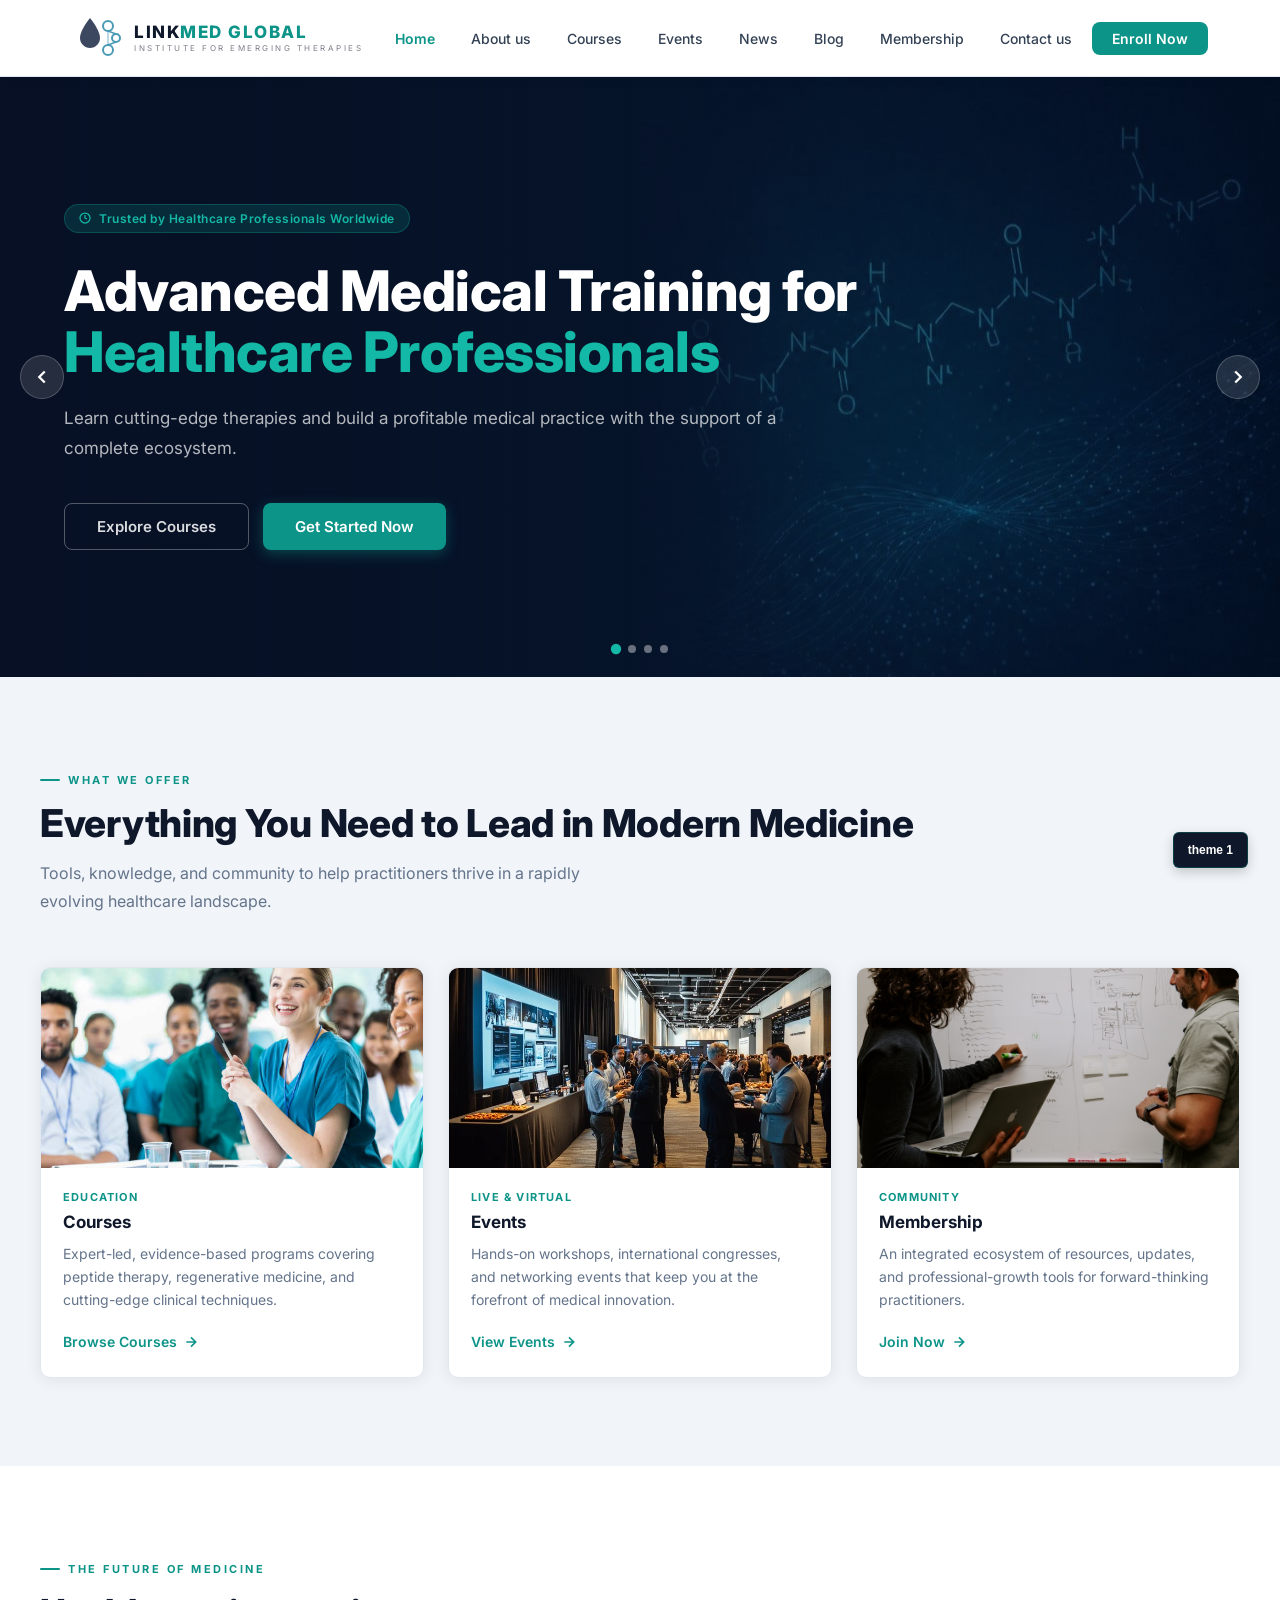
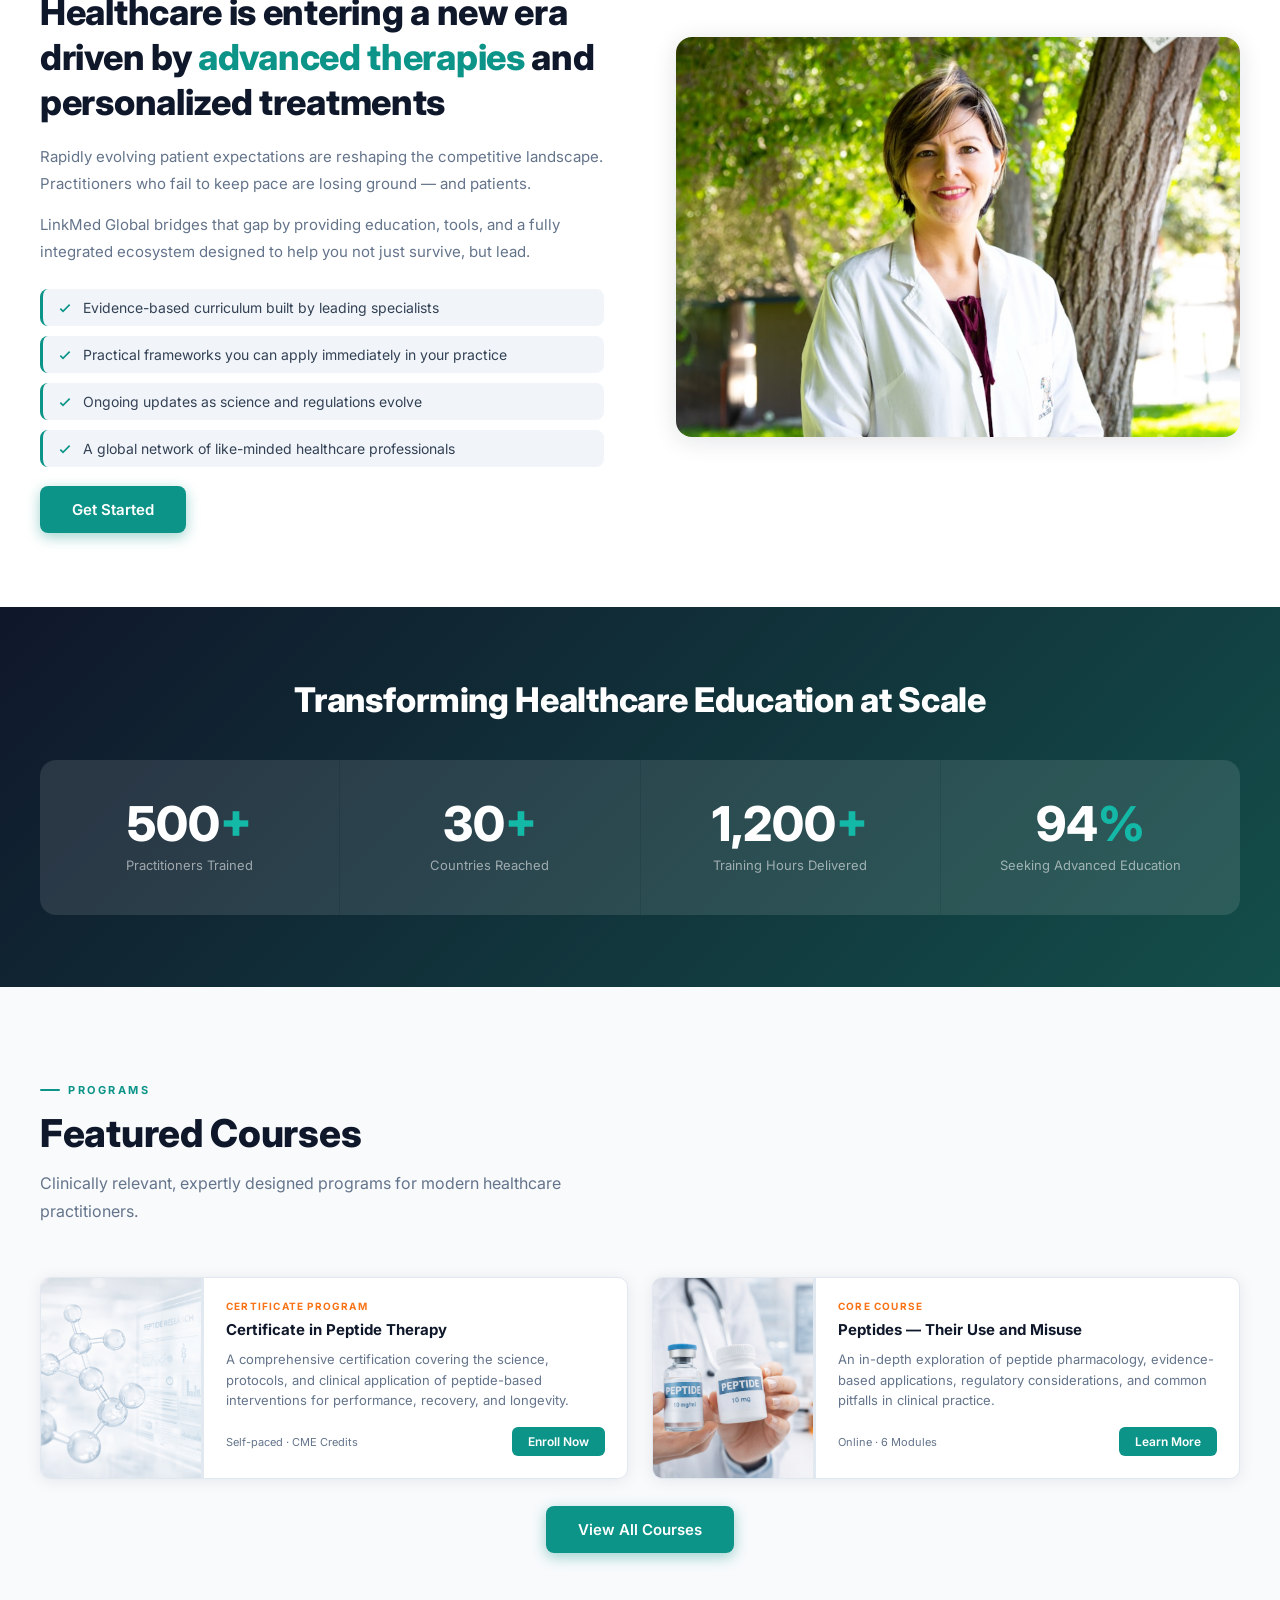
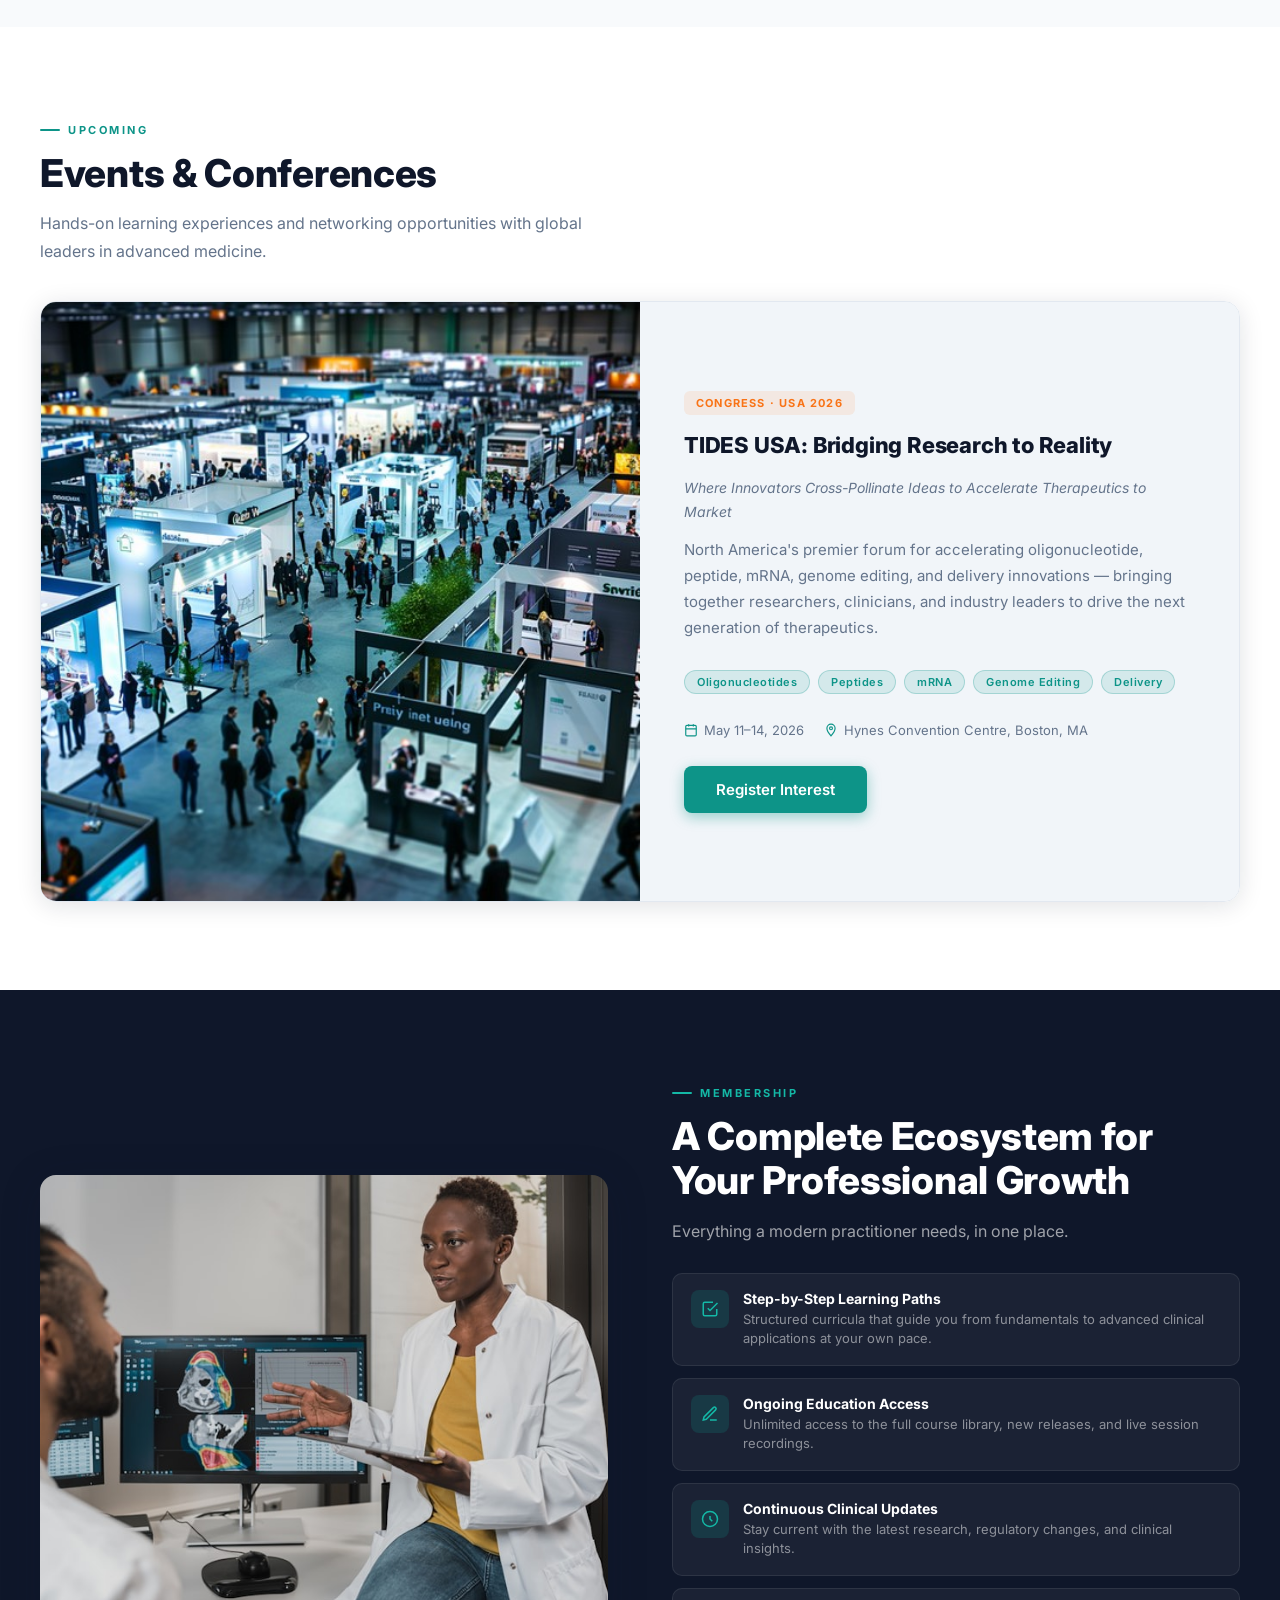
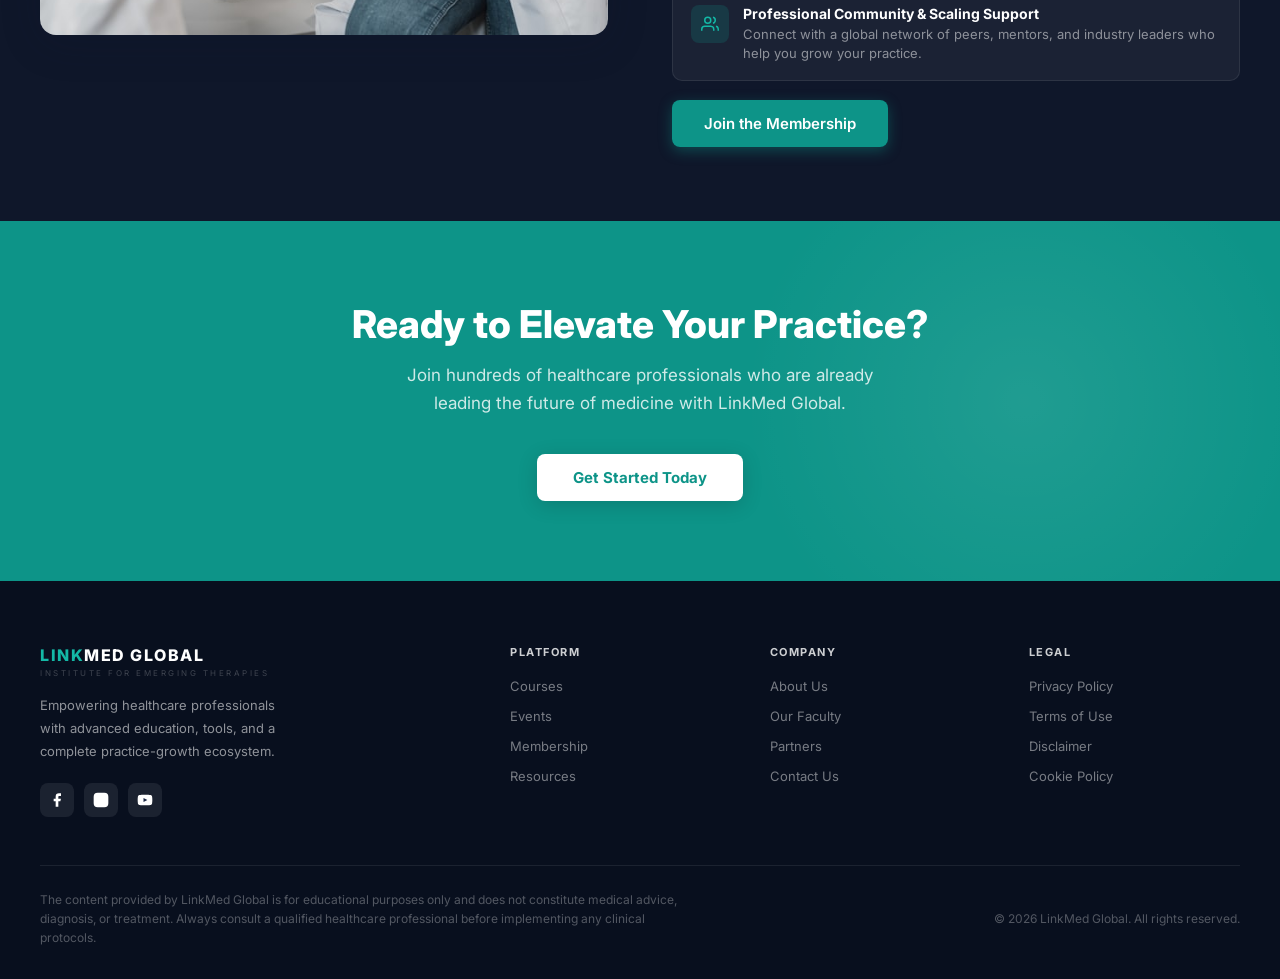
<file: index.html>
<!DOCTYPE html>
<html lang="en">
<head>
  <meta charset="UTF-8" />
  <meta name="viewport" content="width=device-width, initial-scale=1.0" />
  <title>LinkMed Global – Advanced Medical Training</title>
  <link rel="preconnect" href="https://fonts.googleapis.com" />
  <link rel="preconnect" href="https://fonts.gstatic.com" crossorigin />
  <link href="https://fonts.googleapis.com/css2?family=Inter:wght@300;400;500;600;700;800&display=swap" rel="stylesheet" />
  <link rel="stylesheet" href="theme-1.css" id="theme-stylesheet" />
  <link rel="stylesheet" href="theme-2.css" id="theme-stylesheet-light" media="none" />
  <link rel="stylesheet" href="theme-3.css" id="theme-stylesheet-gold" media="none" />
  <style>
    #theme-stylesheet[media="none"] { display: none; }
    #theme-stylesheet-light[media="none"] { display: none; }
  </style>
  <!-- Google Tag Manager -->
<script>(function(w,d,s,l,i){w[l]=w[l]||[];w[l].push({'gtm.start':
new Date().getTime(),event:'gtm.js'});var f=d.getElementsByTagName(s)[0],
j=d.createElement(s),dl=l!='dataLayer'?'&l='+l:'';j.async=true;j.src=
'https://www.googletagmanager.com/gtm.js?id='+i+dl;f.parentNode.insertBefore(j,f);
})(window,document,'script','dataLayer','GTM-WQJDXG9S');</script>
<!-- End Google Tag Manager -->
</head>
<body>
<!-- Google Tag Manager (noscript) -->
<noscript><iframe src="https://www.googletagmanager.com/ns.html?id=GTM-WQJDXG9S"
height="0" width="0" style="display:none;visibility:hidden"></iframe></noscript>
<!-- End Google Tag Manager (noscript) -->
<!-- ═══ HEADER ═══════════════════════════════ -->
<header>
  <div class="header-inner">
    <a href="#" class="logo">
      <!-- Logo SVG: drop + molecule, matching original style -->
      <div class="logo-icon">
        <svg viewBox="0 0 52 52" fill="none" xmlns="http://www.w3.org/2000/svg">
          <!-- Drop shape -->
          <path d="M18 6 C18 6 8 18 8 26 C8 31.5 12.5 36 18 36 C23.5 36 28 31.5 28 26 C28 18 18 6 18 6Z" fill="#1a2744" opacity=".85"/>
          <!-- Molecule circles -->
          <circle cx="36" cy="14" r="5" fill="none" stroke="#4a9ab5" stroke-width="2"/>
          <circle cx="44" cy="26" r="4" fill="none" stroke="#4a9ab5" stroke-width="2"/>
          <circle cx="36" cy="38" r="5" fill="none" stroke="#4a9ab5" stroke-width="2"/>
          <!-- Molecule bonds -->
          <line x1="36" y1="19" x2="44" y2="22" stroke="#4a9ab5" stroke-width="1.5"/>
          <line x1="44" y1="30" x2="36" y2="33" stroke="#4a9ab5" stroke-width="1.5"/>
          <line x1="36" y1="19" x2="36" y2="33" stroke="#4a9ab5" stroke-width="1.5" opacity=".5"/>
        </svg>
      </div>
      <div class="logo-text-wrap">
        <div class="logo-name"><span>LINK</span>MED GLOBAL</div>
        <div class="logo-sub">Institute for Emerging Therapies</div>
      </div>
    </a>
    <nav id="main-nav">
      <a href="index.html" class="active">Home</a>
      <a href="about.html">About us</a>
      <a href="courses.html">Courses</a>
      <a href="events.html">Events</a>
      <a href="news.html">News</a>
      <a href="blog.html">Blog</a>
      <a href="membership.html">Membership</a>
      <a href="contact.html">Contact us</a>
      <a href="https://www.linkmedglobal.com/products/courses/dualpepcert" class="btn-nav-contact" target="_blank">Enroll Now</a>
    </nav>
    <button class="burger" id="burger" aria-label="Toggle menu">
      <span></span><span></span><span></span>
    </button>
  </div>
</header>

<!-- ═══ HERO SLIDER ════════════════════════════ -->
<section class="hero-slider" id="hero-slider">

  <!-- Slide 1 -->
  <div class="hs-slide hs-active" style="background-image:url('images/slide-1.jpg')">
    <div class="hs-overlay"></div>
    <div class="hs-content">
      <div class="hero-eyebrow">
        <svg width="12" height="12" viewBox="0 0 24 24" fill="none" stroke="currentColor" stroke-width="2.5"><circle cx="12" cy="12" r="10"/><path d="M12 6v6l4 2"/></svg>
        Trusted by Healthcare Professionals Worldwide
      </div>
      <h1>Advanced Medical Training for <span>Healthcare Professionals</span></h1>
      <p>Learn cutting-edge therapies and build a profitable medical practice with the support of a complete ecosystem.</p>
      <div class="hero-btns">
        <a href="#courses" class="btn-outline">Explore Courses</a>
        <a href="https://www.linkmedglobal.com/products/courses/dualpepcert" class="btn-primary">Get Started Now</a>
      </div>
    </div>
  </div>

  <!-- Slide 2 -->
  <div class="hs-slide" style="background-image:url('images/slide-2.jpg')">
    <div class="hs-overlay"></div>
    <div class="hs-content">
      <div class="hero-eyebrow">
        <svg width="12" height="12" viewBox="0 0 24 24" fill="none" stroke="currentColor" stroke-width="2.5"><circle cx="12" cy="12" r="10"/><path d="M12 6v6l4 2"/></svg>
        Trusted by Healthcare Professionals Worldwide
      </div>
      <h1>Advanced Medical Training for <span>Healthcare Professionals</span></h1>
      <p>Learn cutting-edge therapies and build a profitable medical practice with the support of a complete ecosystem.</p>
      <div class="hero-btns">
        <a href="#courses" class="btn-outline">Explore Courses</a>
        <a href="https://www.linkmedglobal.com/products/courses/dualpepcert" class="btn-primary">Get Started Now</a>
      </div>
    </div>
  </div>

  <!-- Slide 3 -->
  <div class="hs-slide" style="background-image:url('images/slide-3.jpg')">
    <div class="hs-overlay"></div>
    <div class="hs-content">
      <div class="hero-eyebrow">
        <svg width="12" height="12" viewBox="0 0 24 24" fill="none" stroke="currentColor" stroke-width="2.5"><circle cx="12" cy="12" r="10"/><path d="M12 6v6l4 2"/></svg>
        Trusted by Healthcare Professionals Worldwide
      </div>
      <h1>Advanced Medical Training for <span>Healthcare Professionals</span></h1>
      <p>Learn cutting-edge therapies and build a profitable medical practice with the support of a complete ecosystem.</p>
      <div class="hero-btns">
        <a href="#courses" class="btn-outline">Explore Courses</a>
        <a href="https://www.linkmedglobal.com/products/courses/dualpepcert" class="btn-primary">Get Started Now</a>
      </div>
    </div>
  </div>

  <!-- Slide 4 — TIDES USA -->
  <div class="hs-slide" style="background-image:url('images/slide-1.jpg')">
    <div class="hs-overlay"></div>
    <div class="hs-content">
      <div class="hero-eyebrow">
        <svg width="12" height="12" viewBox="0 0 24 24" fill="none" stroke="currentColor" stroke-width="2.5"><circle cx="12" cy="12" r="10"/><path d="M12 6v6l4 2"/></svg>
        Trusted by Healthcare Professionals Worldwide
      </div>
      <h1>Where Innovators Cross-Pollinate Ideas to Accelerate <span>Therapeutics to Market</span></h1>
      <p>North America's premier forum for accelerating oligonucleotide, peptide, mRNA, genome editing and delivery innovations by sharing best-practices and novel strategies for discovery, development, CMC/manufacturing and commercialization.</p>
      <div class="hero-btns">
        <a href="#events" class="btn-primary">Learn More</a>
        <a href="#events" class="btn-outline">Register Interest</a>
      </div>
    </div>
  </div>

  <!-- Prev / Next arrows -->
  <button class="hs-arrow hs-prev" aria-label="Previous slide">
    <svg viewBox="0 0 24 24" fill="none" stroke="currentColor" stroke-width="2.5" width="22" height="22"><path d="M15 18l-6-6 6-6"/></svg>
  </button>
  <button class="hs-arrow hs-next" aria-label="Next slide">
    <svg viewBox="0 0 24 24" fill="none" stroke="currentColor" stroke-width="2.5" width="22" height="22"><path d="M9 18l6-6-6-6"/></svg>
  </button>

  <!-- Dot indicators -->
  <div class="hs-dots">
    <button class="hs-dot hs-dot-active" data-idx="0" aria-label="Slide 1"></button>
    <button class="hs-dot" data-idx="1" aria-label="Slide 2"></button>
    <button class="hs-dot" data-idx="2" aria-label="Slide 3"></button>
    <button class="hs-dot" data-idx="3" aria-label="Slide 4"></button>
  </div>

</section>

<!-- ═══ THREE CARDS ════════════════════════════ -->
<section class="section cards-section">
  <div class="section-inner">
    <div class="section-label">What We Offer</div>
    <h2 class="section-title">Everything You Need to Lead in Modern Medicine</h2>
    <p class="section-sub">Tools, knowledge, and community to help practitioners thrive in a rapidly evolving healthcare landscape.</p>
    <div class="cards">
      <div class="card">
        <div class="card-img">
          <img src="images/img-7.jpg" alt="Courses" />
        </div>
        <div class="card-body">
          <div class="card-tag">Education</div>
          <div class="card-title">Courses</div>
          <p class="card-text">Expert-led, evidence-based programs covering peptide therapy, regenerative medicine, and cutting-edge clinical techniques.</p>
          <a href="#courses" class="btn-link">
            Browse Courses
            <svg viewBox="0 0 24 24" fill="none" stroke="currentColor" stroke-width="2.5"><path d="M5 12h14M12 5l7 7-7 7"/></svg>
          </a>
        </div>
      </div>
      <div class="card">
        <div class="card-img">
          <img src="images/events.webp" alt="Events" />
        </div>
        <div class="card-body">
          <div class="card-tag">Live &amp; Virtual</div>
          <div class="card-title">Events</div>
          <p class="card-text">Hands-on workshops, international congresses, and networking events that keep you at the forefront of medical innovation.</p>
          <a href="#events" class="btn-link">
            View Events
            <svg viewBox="0 0 24 24" fill="none" stroke="currentColor" stroke-width="2.5"><path d="M5 12h14M12 5l7 7-7 7"/></svg>
          </a>
        </div>
      </div>
      <div class="card">
        <div class="card-img">
          <img src="images/img-9.jpg" alt="Membership" />
        </div>
        <div class="card-body">
          <div class="card-tag">Community</div>
          <div class="card-title">Membership</div>
          <p class="card-text">An integrated ecosystem of resources, updates, and professional-growth tools for forward-thinking practitioners.</p>
          <a href="#membership" class="btn-link">
            Join Now
            <svg viewBox="0 0 24 24" fill="none" stroke="currentColor" stroke-width="2.5"><path d="M5 12h14M12 5l7 7-7 7"/></svg>
          </a>
        </div>
      </div>
    </div>
  </div>
</section>

<!-- ═══ ABOUT / FUTURE ═════════════════════════ -->
<section class="section about" id="about">
  <div class="about-inner">
    <div>
      <div class="section-label">The Future of Medicine</div>
      <h2>Healthcare is entering a new era driven by <em>advanced therapies</em> and personalized treatments</h2>
      <p>Rapidly evolving patient expectations are reshaping the competitive landscape. Practitioners who fail to keep pace are losing ground — and patients.</p>
      <p>LinkMed Global bridges that gap by providing education, tools, and a fully integrated ecosystem designed to help you not just survive, but lead.</p>
      <ul class="check-list">
        <li>
          <svg viewBox="0 0 24 24" fill="none" stroke-width="2.5"><path d="M5 13l4 4L19 7"/></svg>
          Evidence-based curriculum built by leading specialists
        </li>
        <li>
          <svg viewBox="0 0 24 24" fill="none" stroke-width="2.5"><path d="M5 13l4 4L19 7"/></svg>
          Practical frameworks you can apply immediately in your practice
        </li>
        <li>
          <svg viewBox="0 0 24 24" fill="none" stroke-width="2.5"><path d="M5 13l4 4L19 7"/></svg>
          Ongoing updates as science and regulations evolve
        </li>
        <li>
          <svg viewBox="0 0 24 24" fill="none" stroke-width="2.5"><path d="M5 13l4 4L19 7"/></svg>
          A global network of like-minded healthcare professionals
        </li>
      </ul>
      <div style="margin-top: 32px;">
        <a href="https://www.linkmedglobal.com/products/courses/dualpepcert" class="btn-primary">Get Started</a>
      </div>
    </div>
    <div class="about-img">
      <img src="images/img-10.jpg" alt="Future of Medicine" />
    </div>
  </div>
</section>

<!-- ═══ STATS ══════════════════════════════════ -->
<section class="stats">
  <div class="stats-inner">
    <h2 class="stats-title">Transforming Healthcare Education at Scale</h2>
    <div class="stats-grid">
      <div class="stat-item">
        <div class="stat-number">500<span>+</span></div>
        <div class="stat-label">Practitioners Trained</div>
      </div>
      <div class="stat-item">
        <div class="stat-number">30<span>+</span></div>
        <div class="stat-label">Countries Reached</div>
      </div>
      <div class="stat-item">
        <div class="stat-number">1,200<span>+</span></div>
        <div class="stat-label">Training Hours Delivered</div>
      </div>
      <div class="stat-item">
        <div class="stat-number">94<span>%</span></div>
        <div class="stat-label">Seeking Advanced Education</div>
      </div>
    </div>
  </div>
</section>

<!-- ═══ COURSES ════════════════════════════════ -->
<section class="section courses-section" id="courses">
  <div class="section-inner">
    <div class="section-label">Programs</div>
    <h2 class="section-title">Featured Courses</h2>
    <p class="section-sub">Clinically relevant, expertly designed programs for modern healthcare practitioners.</p>
    <div class="courses-grid">
      <div class="course-card">
        <div class="course-img">
          <img src="images/img-11.png" alt="Certificate in Peptide Therapy" />
        </div>
        <div class="course-body">
          <div class="course-level">Certificate Program</div>
          <div class="course-title">Certificate in Peptide Therapy</div>
          <p class="course-desc">A comprehensive certification covering the science, protocols, and clinical application of peptide-based interventions for performance, recovery, and longevity.</p>
          <div class="course-footer">
            <span class="course-meta">Self-paced · CME Credits</span>
            <a href="#" class="btn-sm">Enroll Now</a>
          </div>
        </div>
      </div>
      <div class="course-card">
        <div class="course-img">
          <img src="images/img-12.png" alt="Peptides Their Use and Misuse" />
        </div>
        <div class="course-body">
          <div class="course-level">Core Course</div>
          <div class="course-title">Peptides — Their Use and Misuse</div>
          <p class="course-desc">An in-depth exploration of peptide pharmacology, evidence-based applications, regulatory considerations, and common pitfalls in clinical practice.</p>
          <div class="course-footer">
            <span class="course-meta">Online · 6 Modules</span>
            <a href="#" class="btn-sm">Learn More</a>
          </div>
        </div>
      </div>
    </div>
    <div class="courses-more">
      <a href="#" class="btn-primary">View All Courses</a>
    </div>
  </div>
</section>

<!-- ═══ EVENTS ═════════════════════════════════ -->
<section class="section events-section" id="events">
  <div class="section-inner">
    <div class="section-label">Upcoming</div>
    <h2 class="section-title">Events &amp; Conferences</h2>
    <p class="section-sub" style="margin-bottom: 36px;">Hands-on learning experiences and networking opportunities with global leaders in advanced medicine.</p>
    <div class="event-card">
      <div class="event-img">
        <img src="images/conference.jpg" alt="TIDES USA 2026" />
      </div>
      <div class="event-body">
        <div class="event-tag">Congress · USA 2026</div>
        <h3 class="event-title">TIDES USA: Bridging Research to Reality</h3>
        <p class="event-desc" style="margin-bottom:12px;font-style:italic;font-size:14px;">Where Innovators Cross-Pollinate Ideas to Accelerate Therapeutics to Market</p>
        <p class="event-desc">North America's premier forum for accelerating oligonucleotide, peptide, mRNA, genome editing, and delivery innovations — bringing together researchers, clinicians, and industry leaders to drive the next generation of therapeutics.</p>
        <div class="event-topics">
          <span class="event-topic-pill">Oligonucleotides</span>
          <span class="event-topic-pill">Peptides</span>
          <span class="event-topic-pill">mRNA</span>
          <span class="event-topic-pill">Genome Editing</span>
          <span class="event-topic-pill">Delivery</span>
        </div>
        <div class="event-meta">
          <div class="event-meta-item">
            <svg viewBox="0 0 24 24" fill="none" stroke-width="2"><rect x="3" y="4" width="18" height="18" rx="2"/><path d="M16 2v4M8 2v4M3 10h18"/></svg>
            May 11–14, 2026
          </div>
          <div class="event-meta-item">
            <svg viewBox="0 0 24 24" fill="none" stroke-width="2"><path d="M12 2C8.13 2 5 5.13 5 9c0 5.25 7 13 7 13s7-7.75 7-13c0-3.87-3.13-7-7-7z"/><circle cx="12" cy="9" r="2.5"/></svg>
            Hynes Convention Centre, Boston, MA
          </div>
        </div>
        <a href="#" class="btn-primary" style="align-self: flex-start;">Register Interest</a>
      </div>
    </div>
  </div>
</section>

<!-- ═══ MEMBERSHIP ═════════════════════════════ -->
<section class="section membership-section" id="membership">
  <div class="membership-inner">
    <div class="membership-img">
      <img src="images/img-13.jpg" alt="Membership" />
    </div>
    <div>
      <div class="section-label">Membership</div>
      <h2 class="section-title">A Complete Ecosystem for Your Professional Growth</h2>
      <p class="section-sub" style="margin-bottom: 0;">Everything a modern practitioner needs, in one place.</p>
      <div class="benefits">
        <div class="benefit">
          <div class="benefit-icon">
            <svg viewBox="0 0 24 24" fill="none" stroke-width="2"><path d="M9 11l3 3L22 4"/><path d="M21 12v7a2 2 0 01-2 2H5a2 2 0 01-2-2V5a2 2 0 012-2h11"/></svg>
          </div>
          <div>
            <div class="benefit-title">Step-by-Step Learning Paths</div>
            <p class="benefit-desc">Structured curricula that guide you from fundamentals to advanced clinical applications at your own pace.</p>
          </div>
        </div>
        <div class="benefit">
          <div class="benefit-icon">
            <svg viewBox="0 0 24 24" fill="none" stroke-width="2"><path d="M12 20h9M16.5 3.5a2.12 2.12 0 013 3L7 19l-4 1 1-4L16.5 3.5z"/></svg>
          </div>
          <div>
            <div class="benefit-title">Ongoing Education Access</div>
            <p class="benefit-desc">Unlimited access to the full course library, new releases, and live session recordings.</p>
          </div>
        </div>
        <div class="benefit">
          <div class="benefit-icon">
            <svg viewBox="0 0 24 24" fill="none" stroke-width="2"><circle cx="12" cy="12" r="10"/><path d="M12 8v4l3 3"/></svg>
          </div>
          <div>
            <div class="benefit-title">Continuous Clinical Updates</div>
            <p class="benefit-desc">Stay current with the latest research, regulatory changes, and clinical insights.</p>
          </div>
        </div>
        <div class="benefit">
          <div class="benefit-icon">
            <svg viewBox="0 0 24 24" fill="none" stroke-width="2"><path d="M17 21v-2a4 4 0 00-4-4H5a4 4 0 00-4 4v2"/><circle cx="9" cy="7" r="4"/><path d="M23 21v-2a4 4 0 00-3-3.87M16 3.13a4 4 0 010 7.75"/></svg>
          </div>
          <div>
            <div class="benefit-title">Professional Community &amp; Scaling Support</div>
            <p class="benefit-desc">Connect with a global network of peers, mentors, and industry leaders who help you grow your practice.</p>
          </div>
        </div>
      </div>
      <div class="membership-cta">
        <a href="#" class="btn-primary">Join the Membership</a>
      </div>
    </div>
  </div>
</section>

<!-- ═══ CTA BAND ═══════════════════════════════ -->
<section class="cta-band">
  <h2>Ready to Elevate Your Practice?</h2>
  <p>Join hundreds of healthcare professionals who are already leading the future of medicine with LinkMed Global.</p>
  <a href="https://www.linkmedglobal.com/products/courses/dualpepcert" class="btn-white">Get Started Today</a>
</section>

<!-- ═══ FOOTER ═════════════════════════════════ -->
<footer id="contact">
  <div class="footer-inner">
    <div class="footer-brand">
      <div class="footer-logo-name"><span>LINK</span>MED GLOBAL</div>
      <div class="footer-logo-sub">Institute for Emerging Therapies</div>
      <p>Empowering healthcare professionals with advanced education, tools, and a complete practice-growth ecosystem.</p>
      <div class="social-links">
        <a href="#" class="social-link" aria-label="Facebook">
          <svg viewBox="0 0 24 24"><path d="M18 2h-3a5 5 0 00-5 5v3H7v4h3v8h4v-8h3l1-4h-4V7a1 1 0 011-1h3z"/></svg>
        </a>
        <a href="#" class="social-link" aria-label="Instagram">
          <svg viewBox="0 0 24 24" fill="none" stroke="white" stroke-width="2"><rect x="2" y="2" width="20" height="20" rx="5"/><circle cx="12" cy="12" r="4"/><circle cx="17.5" cy="6.5" r="1" fill="white" stroke="none"/></svg>
        </a>
        <a href="#" class="social-link" aria-label="YouTube">
          <svg viewBox="0 0 24 24"><path d="M22.54 6.42a2.78 2.78 0 00-1.95-1.96C18.88 4 12 4 12 4s-6.88 0-8.59.46A2.78 2.78 0 001.46 6.42 29 29 0 001 12a29 29 0 00.46 5.58 2.78 2.78 0 001.95 1.96C5.12 20 12 20 12 20s6.88 0 8.59-.46a2.78 2.78 0 001.95-1.96A29 29 0 0023 12a29 29 0 00-.46-5.58z"/><polygon points="9.75 15.02 15.5 12 9.75 8.98 9.75 15.02" fill="#1a2744"/></svg>
        </a>
      </div>
    </div>
    <div class="footer-col">
      <h4>Platform</h4>
      <ul>
        <li><a href="#">Courses</a></li>
        <li><a href="#">Events</a></li>
        <li><a href="#">Membership</a></li>
        <li><a href="#">Resources</a></li>
      </ul>
    </div>
    <div class="footer-col">
      <h4>Company</h4>
      <ul>
        <li><a href="#">About Us</a></li>
        <li><a href="#">Our Faculty</a></li>
        <li><a href="#">Partners</a></li>
        <li><a href="#">Contact Us</a></li>
      </ul>
    </div>
    <div class="footer-col">
      <h4>Legal</h4>
      <ul>
        <li><a href="#">Privacy Policy</a></li>
        <li><a href="#">Terms of Use</a></li>
        <li><a href="#">Disclaimer</a></li>
        <li><a href="#">Cookie Policy</a></li>
      </ul>
    </div>
  </div>
  <div class="footer-bottom">
    <p>The content provided by LinkMed Global is for educational purposes only and does not constitute medical advice, diagnosis, or treatment. Always consult a qualified healthcare professional before implementing any clinical protocols.</p>
    <span>© 2026 LinkMed Global. All rights reserved.</span>
  </div>
</footer>

<!-- ═══ THEME TOGGLE ═════════════════════════ -->
<button class="theme-toggle-fixed" id="theme-toggle" title="Toggle theme" aria-label="Toggle dark/light theme"></button>

<script>
  // Burger menu
  const burger = document.getElementById('burger');
  const mainNav = document.getElementById('main-nav');
  burger.addEventListener('click', () => {
    burger.classList.toggle('open');
    mainNav.classList.toggle('open');
  });
  mainNav.querySelectorAll('a').forEach(link => {
    link.addEventListener('click', () => {
      burger.classList.remove('open');
      mainNav.classList.remove('open');
    });
  });

  const themeToggle = document.getElementById('theme-toggle');
  const sheet1 = document.getElementById('theme-stylesheet');
  const sheet2 = document.getElementById('theme-stylesheet-light');
  const sheet3 = document.getElementById('theme-stylesheet-gold');
  const themes = ['dark', 'light', 'gold'];
  function setTheme(theme) {
    sheet1.media = theme === 'dark' ? 'all' : 'none';
    sheet2.media = theme === 'light' ? 'all' : 'none';
    sheet3.media = theme === 'gold' ? 'all' : 'none';
    themeToggle.textContent = { dark: 'theme 1', light: 'theme 2', gold: 'theme 3' }[theme];
    document.documentElement.style.colorScheme = theme === 'dark' ? 'dark' : 'light';
    localStorage.setItem('theme', theme);
  }
  const savedTheme = localStorage.getItem('theme') || 'dark';
  setTheme(themes.includes(savedTheme) ? savedTheme : 'dark');
  themeToggle.addEventListener('click', () => {
    const cur = localStorage.getItem('theme') || 'dark';
    setTheme(themes[(themes.indexOf(cur) + 1) % themes.length]);
  });

  // ── Hero Slider ──────────────────────────────
  (function () {
    const slider   = document.getElementById('hero-slider');
    if (!slider) return;
    const slides   = slider.querySelectorAll('.hs-slide');
    const dots     = slider.querySelectorAll('.hs-dot');
    let current    = 0;
    let timer;

    function goTo(n) {
      slides[current].classList.remove('hs-active');
      dots[current].classList.remove('hs-dot-active');
      current = (n + slides.length) % slides.length;
      slides[current].classList.add('hs-active');
      dots[current].classList.add('hs-dot-active');
    }

    function startTimer() { timer = setInterval(() => goTo(current + 1), 5500); }
    function stopTimer()  { clearInterval(timer); }

    slider.querySelector('.hs-prev').addEventListener('click', () => { goTo(current - 1); stopTimer(); startTimer(); });
    slider.querySelector('.hs-next').addEventListener('click', () => { goTo(current + 1); stopTimer(); startTimer(); });
    dots.forEach(dot => dot.addEventListener('click', () => { goTo(+dot.dataset.idx); stopTimer(); startTimer(); }));

    // Pause on hover
    slider.addEventListener('mouseenter', stopTimer);
    slider.addEventListener('mouseleave', startTimer);

    // Touch/swipe support
    let tx = 0;
    slider.addEventListener('touchstart', e => { tx = e.touches[0].clientX; }, { passive: true });
    slider.addEventListener('touchend',   e => {
      const dx = e.changedTouches[0].clientX - tx;
      if (Math.abs(dx) > 40) { goTo(dx < 0 ? current + 1 : current - 1); stopTimer(); startTimer(); }
    });

    startTimer();
  })();
</script>

</body>
</html>
</file>
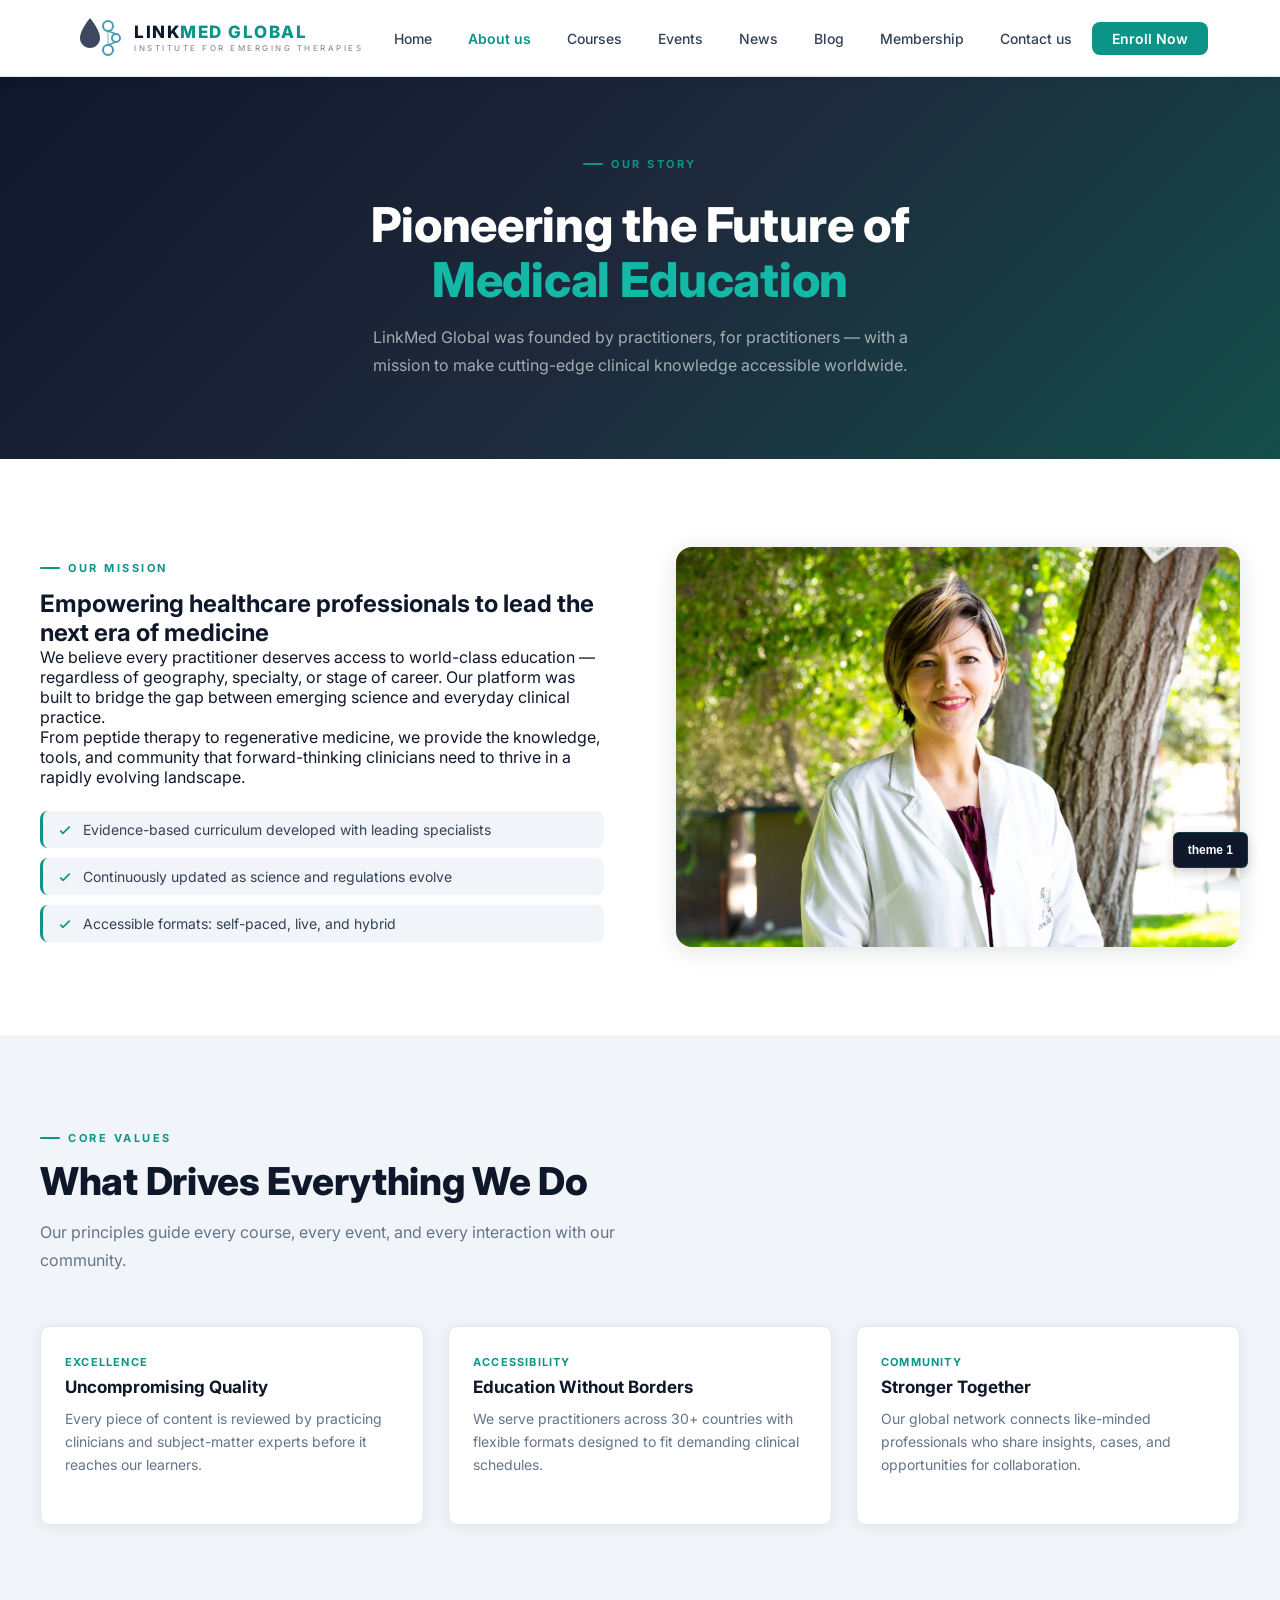
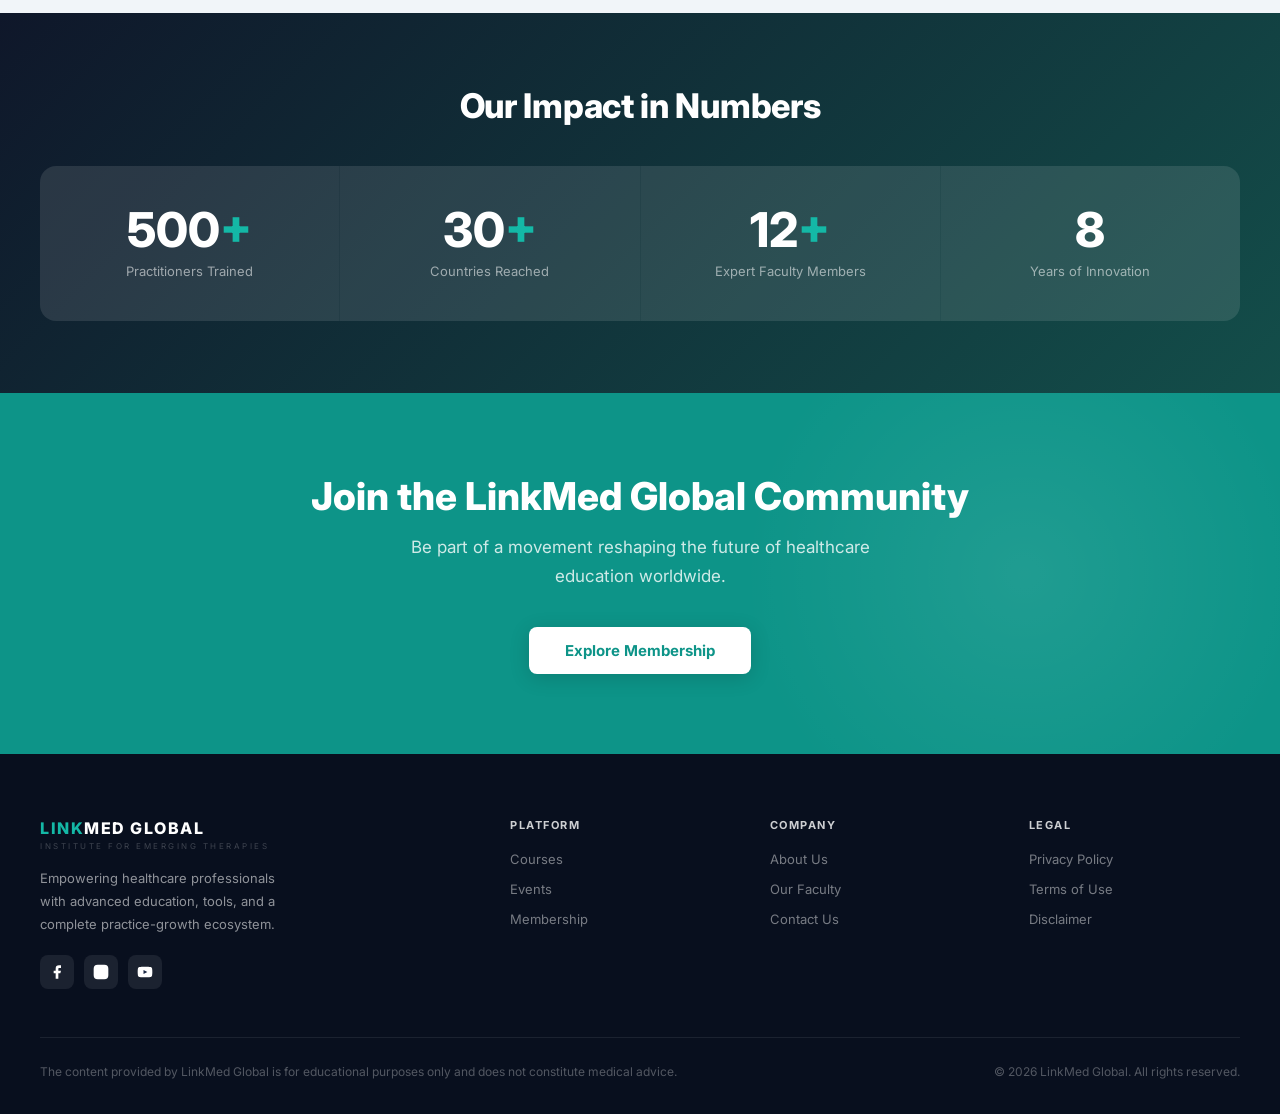
<file: about.html>
<!DOCTYPE html>
<html lang="en">
<head>
  <meta charset="UTF-8" />
  <meta name="viewport" content="width=device-width, initial-scale=1.0" />
  <title>About Us – LinkMed Global</title>
  <link rel="preconnect" href="https://fonts.googleapis.com" />
  <link rel="preconnect" href="https://fonts.gstatic.com" crossorigin />
  <link href="https://fonts.googleapis.com/css2?family=Inter:wght@300;400;500;600;700;800&display=swap" rel="stylesheet" />
  <link rel="stylesheet" href="theme-1.css" id="theme-stylesheet" />
  <link rel="stylesheet" href="theme-2.css" id="theme-stylesheet-light" media="none" />
  <link rel="stylesheet" href="theme-3.css" id="theme-stylesheet-gold" media="none" />
</head>
<body>

<header>
  <div class="header-inner">
    <a href="index.html" class="logo">
      <div class="logo-icon">
        <svg viewBox="0 0 52 52" fill="none" xmlns="http://www.w3.org/2000/svg">
          <path d="M18 6 C18 6 8 18 8 26 C8 31.5 12.5 36 18 36 C23.5 36 28 31.5 28 26 C28 18 18 6 18 6Z" fill="#1a2744" opacity=".85"/>
          <circle cx="36" cy="14" r="5" fill="none" stroke="#4a9ab5" stroke-width="2"/>
          <circle cx="44" cy="26" r="4" fill="none" stroke="#4a9ab5" stroke-width="2"/>
          <circle cx="36" cy="38" r="5" fill="none" stroke="#4a9ab5" stroke-width="2"/>
          <line x1="36" y1="19" x2="44" y2="22" stroke="#4a9ab5" stroke-width="1.5"/>
          <line x1="44" y1="30" x2="36" y2="33" stroke="#4a9ab5" stroke-width="1.5"/>
          <line x1="36" y1="19" x2="36" y2="33" stroke="#4a9ab5" stroke-width="1.5" opacity=".5"/>
        </svg>
      </div>
      <div class="logo-text-wrap">
        <div class="logo-name"><span>LINK</span>MED GLOBAL</div>
        <div class="logo-sub">Institute for Emerging Therapies</div>
      </div>
    </a>
    <nav id="main-nav">
      <a href="index.html">Home</a>
      <a href="about.html" class="active">About us</a>
      <a href="courses.html">Courses</a>
      <a href="events.html">Events</a>
      <a href="news.html">News</a>
      <a href="blog.html">Blog</a>
      <a href="membership.html">Membership</a>
      <a href="contact.html">Contact us</a>
      <a href="https://www.linkmedglobal.com/products/courses/dualpepcert" class="btn-nav-contact" target="_blank">Enroll Now</a>
    </nav>
    <button class="burger" id="burger" aria-label="Toggle menu">
      <span></span><span></span><span></span>
    </button>
  </div>
</header>

<!-- PAGE HERO -->
<section class="page-hero">
  <div class="page-hero-inner">
    <div class="section-label">Our Story</div>
    <h1>Pioneering the Future of <span>Medical Education</span></h1>
    <p>LinkMed Global was founded by practitioners, for practitioners — with a mission to make cutting-edge clinical knowledge accessible worldwide.</p>
  </div>
</section>

<!-- MISSION -->
<section class="section">
  <div class="about-inner">
    <div>
      <div class="section-label">Our Mission</div>
      <h2>Empowering healthcare professionals to lead the next era of medicine</h2>
      <p>We believe every practitioner deserves access to world-class education — regardless of geography, specialty, or stage of career. Our platform was built to bridge the gap between emerging science and everyday clinical practice.</p>
      <p>From peptide therapy to regenerative medicine, we provide the knowledge, tools, and community that forward-thinking clinicians need to thrive in a rapidly evolving landscape.</p>
      <ul class="check-list">
        <li><svg viewBox="0 0 24 24" fill="none" stroke-width="2.5"><path d="M5 13l4 4L19 7"/></svg>Evidence-based curriculum developed with leading specialists</li>
        <li><svg viewBox="0 0 24 24" fill="none" stroke-width="2.5"><path d="M5 13l4 4L19 7"/></svg>Continuously updated as science and regulations evolve</li>
        <li><svg viewBox="0 0 24 24" fill="none" stroke-width="2.5"><path d="M5 13l4 4L19 7"/></svg>Accessible formats: self-paced, live, and hybrid</li>
      </ul>
    </div>
    <div class="about-img">
      <img src="images/img-10.jpg" alt="Our Mission" />
    </div>
  </div>
</section>

<!-- VALUES -->
<section class="section cards-section">
  <div class="section-inner">
    <div class="section-label">Core Values</div>
    <h2 class="section-title">What Drives Everything We Do</h2>
    <p class="section-sub">Our principles guide every course, every event, and every interaction with our community.</p>
    <div class="cards">
      <div class="card">
        <div class="card-body" style="padding:28px 24px;">
          <div class="card-tag">Excellence</div>
          <div class="card-title">Uncompromising Quality</div>
          <p class="card-text">Every piece of content is reviewed by practicing clinicians and subject-matter experts before it reaches our learners.</p>
        </div>
      </div>
      <div class="card">
        <div class="card-body" style="padding:28px 24px;">
          <div class="card-tag">Accessibility</div>
          <div class="card-title">Education Without Borders</div>
          <p class="card-text">We serve practitioners across 30+ countries with flexible formats designed to fit demanding clinical schedules.</p>
        </div>
      </div>
      <div class="card">
        <div class="card-body" style="padding:28px 24px;">
          <div class="card-tag">Community</div>
          <div class="card-title">Stronger Together</div>
          <p class="card-text">Our global network connects like-minded professionals who share insights, cases, and opportunities for collaboration.</p>
        </div>
      </div>
    </div>
  </div>
</section>

<!-- STATS -->
<section class="stats">
  <div class="stats-inner">
    <h2 class="stats-title">Our Impact in Numbers</h2>
    <div class="stats-grid">
      <div class="stat-item"><div class="stat-number">500<span>+</span></div><div class="stat-label">Practitioners Trained</div></div>
      <div class="stat-item"><div class="stat-number">30<span>+</span></div><div class="stat-label">Countries Reached</div></div>
      <div class="stat-item"><div class="stat-number">12<span>+</span></div><div class="stat-label">Expert Faculty Members</div></div>
      <div class="stat-item"><div class="stat-number">8<span></span></div><div class="stat-label">Years of Innovation</div></div>
    </div>
  </div>
</section>

<!-- CTA -->
<section class="cta-band">
  <h2>Join the LinkMed Global Community</h2>
  <p>Be part of a movement reshaping the future of healthcare education worldwide.</p>
  <a href="membership.html" class="btn-white">Explore Membership</a>
</section>

<footer id="contact">
  <div class="footer-inner">
    <div class="footer-brand">
      <div class="footer-logo-name"><span>LINK</span>MED GLOBAL</div>
      <div class="footer-logo-sub">Institute for Emerging Therapies</div>
      <p>Empowering healthcare professionals with advanced education, tools, and a complete practice-growth ecosystem.</p>
      <div class="social-links">
        <a href="#" class="social-link" aria-label="Facebook"><svg viewBox="0 0 24 24"><path d="M18 2h-3a5 5 0 00-5 5v3H7v4h3v8h4v-8h3l1-4h-4V7a1 1 0 011-1h3z"/></svg></a>
        <a href="#" class="social-link" aria-label="Instagram"><svg viewBox="0 0 24 24" fill="none" stroke="white" stroke-width="2"><rect x="2" y="2" width="20" height="20" rx="5"/><circle cx="12" cy="12" r="4"/><circle cx="17.5" cy="6.5" r="1" fill="white" stroke="none"/></svg></a>
        <a href="#" class="social-link" aria-label="YouTube"><svg viewBox="0 0 24 24"><path d="M22.54 6.42a2.78 2.78 0 00-1.95-1.96C18.88 4 12 4 12 4s-6.88 0-8.59.46A2.78 2.78 0 001.46 6.42 29 29 0 001 12a29 29 0 00.46 5.58 2.78 2.78 0 001.95 1.96C5.12 20 12 20 12 20s6.88 0 8.59-.46a2.78 2.78 0 001.95-1.96A29 29 0 0023 12a29 29 0 00-.46-5.58z"/><polygon points="9.75 15.02 15.5 12 9.75 8.98 9.75 15.02" fill="#1a2744"/></svg></a>
      </div>
    </div>
    <div class="footer-col"><h4>Platform</h4><ul><li><a href="courses.html">Courses</a></li><li><a href="events.html">Events</a></li><li><a href="membership.html">Membership</a></li></ul></div>
    <div class="footer-col"><h4>Company</h4><ul><li><a href="about.html">About Us</a></li><li><a href="#">Our Faculty</a></li><li><a href="contact.html">Contact Us</a></li></ul></div>
    <div class="footer-col"><h4>Legal</h4><ul><li><a href="#">Privacy Policy</a></li><li><a href="#">Terms of Use</a></li><li><a href="#">Disclaimer</a></li></ul></div>
  </div>
  <div class="footer-bottom">
    <p>The content provided by LinkMed Global is for educational purposes only and does not constitute medical advice.</p>
    <span>© 2026 LinkMed Global. All rights reserved.</span>
  </div>
</footer>

<button class="theme-toggle-fixed" id="theme-toggle"></button>

<script>
  const burger = document.getElementById('burger');
  const mainNav = document.getElementById('main-nav');
  burger.addEventListener('click', () => { burger.classList.toggle('open'); mainNav.classList.toggle('open'); });
  mainNav.querySelectorAll('a').forEach(link => link.addEventListener('click', () => { burger.classList.remove('open'); mainNav.classList.remove('open'); }));

  const themeToggle = document.getElementById('theme-toggle');
  const sheet1 = document.getElementById('theme-stylesheet');
  const sheet2 = document.getElementById('theme-stylesheet-light');
  const sheet3 = document.getElementById('theme-stylesheet-gold');
  const themes = ['dark', 'light', 'gold'];
  function setTheme(theme) {
    sheet1.media = theme === 'dark' ? 'all' : 'none';
    sheet2.media = theme === 'light' ? 'all' : 'none';
    sheet3.media = theme === 'gold' ? 'all' : 'none';
    themeToggle.textContent = { dark: 'theme 1', light: 'theme 2', gold: 'theme 3' }[theme];
    document.documentElement.style.colorScheme = theme === 'dark' ? 'dark' : 'light';
    localStorage.setItem('theme', theme);
  }
  const savedTheme = localStorage.getItem('theme') || 'dark';
  setTheme(themes.includes(savedTheme) ? savedTheme : 'dark');
  themeToggle.addEventListener('click', () => {
    const cur = localStorage.getItem('theme') || 'dark';
    setTheme(themes[(themes.indexOf(cur) + 1) % themes.length]);
  });
</script>
</body>
</html>
</file>
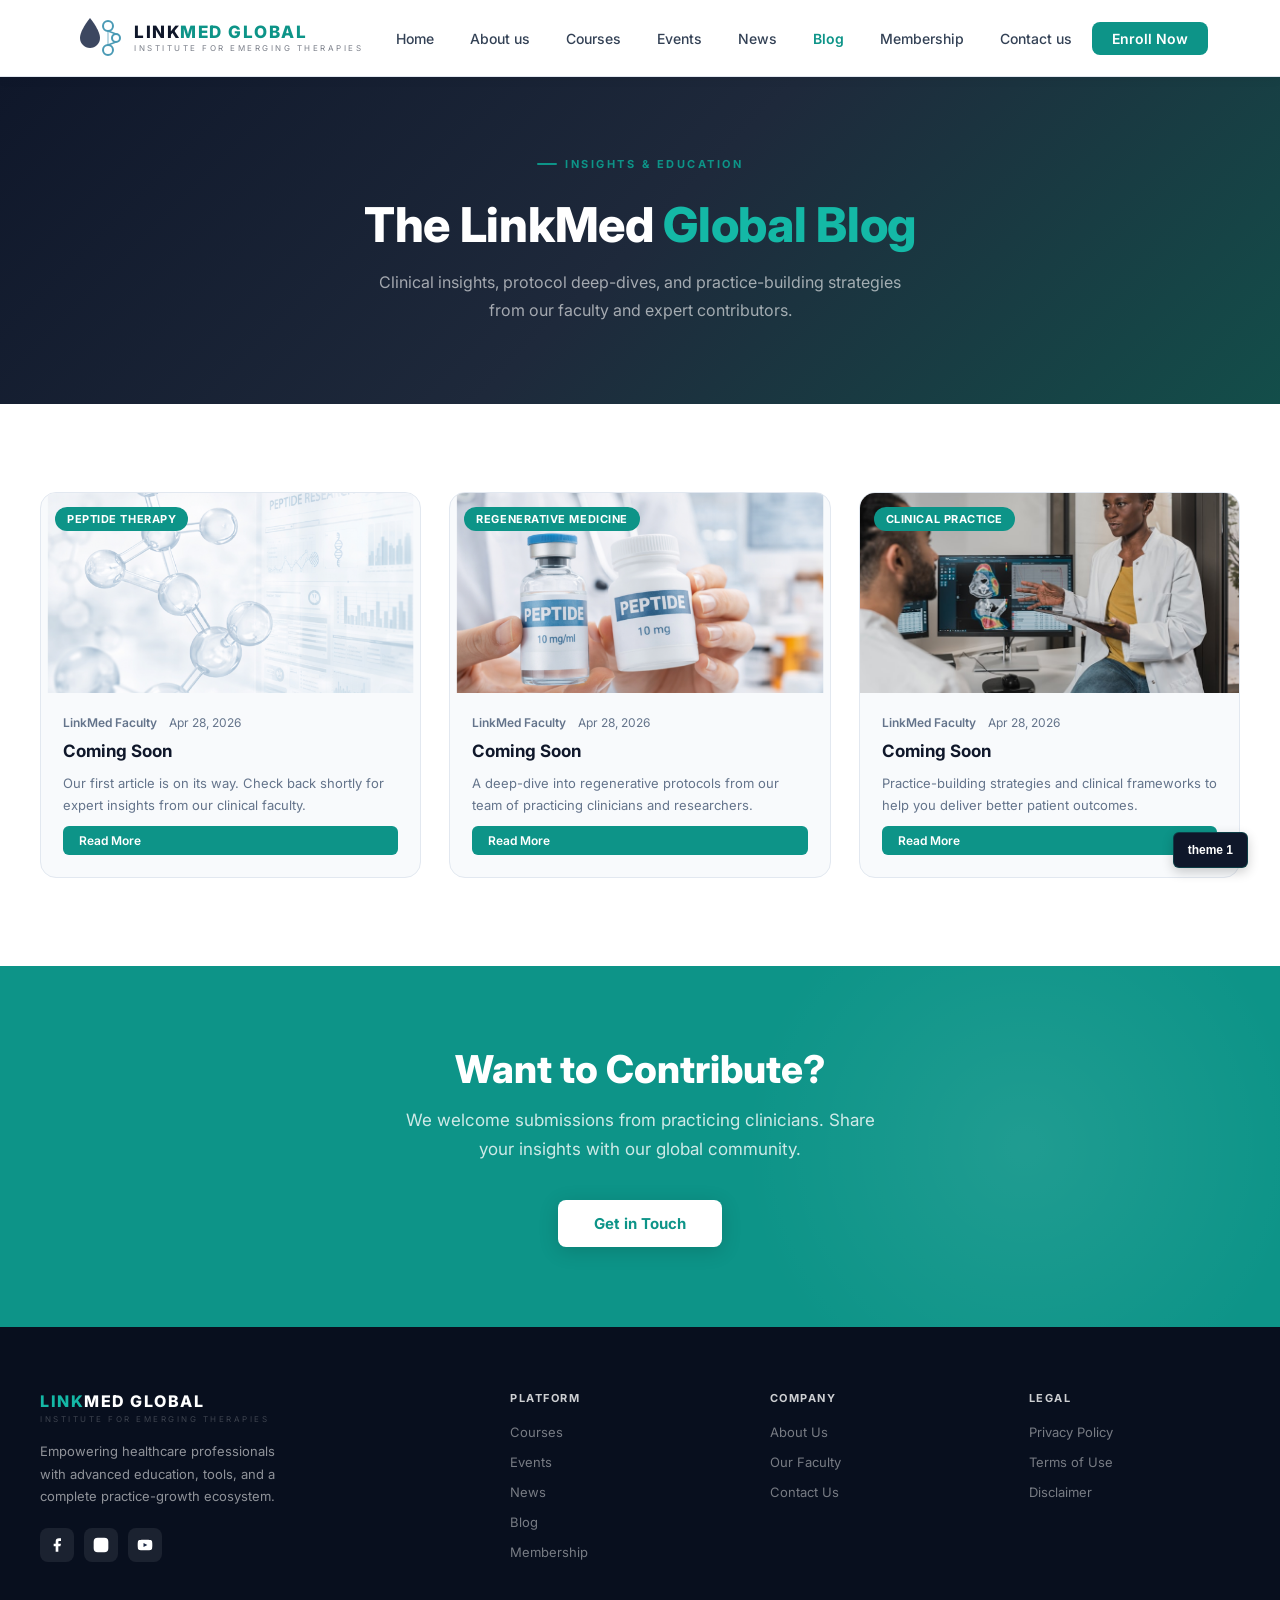
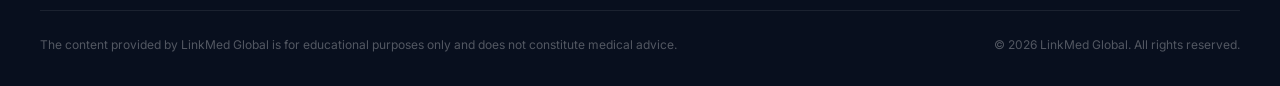
<file: blog.html>
<!DOCTYPE html>
<html lang="en">
<head>
  <meta charset="UTF-8" />
  <meta name="viewport" content="width=device-width, initial-scale=1.0" />
  <title>Blog – LinkMed Global</title>
  <link rel="preconnect" href="https://fonts.googleapis.com" />
  <link rel="preconnect" href="https://fonts.gstatic.com" crossorigin />
  <link href="https://fonts.googleapis.com/css2?family=Inter:wght@300;400;500;600;700;800&display=swap" rel="stylesheet" />
  <link rel="stylesheet" href="theme-1.css" id="theme-stylesheet" />
  <link rel="stylesheet" href="theme-2.css" id="theme-stylesheet-light" media="none" />
  <link rel="stylesheet" href="theme-3.css" id="theme-stylesheet-gold" media="none" />
</head>
<body>

<header>
  <div class="header-inner">
    <a href="index.html" class="logo">
      <div class="logo-icon">
        <svg viewBox="0 0 52 52" fill="none" xmlns="http://www.w3.org/2000/svg">
          <path d="M18 6 C18 6 8 18 8 26 C8 31.5 12.5 36 18 36 C23.5 36 28 31.5 28 26 C28 18 18 6 18 6Z" fill="#1a2744" opacity=".85"/>
          <circle cx="36" cy="14" r="5" fill="none" stroke="#4a9ab5" stroke-width="2"/>
          <circle cx="44" cy="26" r="4" fill="none" stroke="#4a9ab5" stroke-width="2"/>
          <circle cx="36" cy="38" r="5" fill="none" stroke="#4a9ab5" stroke-width="2"/>
          <line x1="36" y1="19" x2="44" y2="22" stroke="#4a9ab5" stroke-width="1.5"/>
          <line x1="44" y1="30" x2="36" y2="33" stroke="#4a9ab5" stroke-width="1.5"/>
          <line x1="36" y1="19" x2="36" y2="33" stroke="#4a9ab5" stroke-width="1.5" opacity=".5"/>
        </svg>
      </div>
      <div class="logo-text-wrap">
        <div class="logo-name"><span>LINK</span>MED GLOBAL</div>
        <div class="logo-sub">Institute for Emerging Therapies</div>
      </div>
    </a>
    <nav id="main-nav">
      <a href="index.html">Home</a>
      <a href="about.html">About us</a>
      <a href="courses.html">Courses</a>
      <a href="events.html">Events</a>
      <a href="news.html">News</a>
      <a href="blog.html" class="active">Blog</a>
      <a href="membership.html">Membership</a>
      <a href="contact.html">Contact us</a>
      <a href="https://www.linkmedglobal.com/products/courses/dualpepcert" class="btn-nav-contact" target="_blank">Enroll Now</a>
    </nav>
    <button class="burger" id="burger" aria-label="Toggle menu">
      <span></span><span></span><span></span>
    </button>
  </div>
</header>

<!-- PAGE HERO -->
<section class="page-hero">
  <div class="page-hero-inner">
    <div class="section-label">Insights & Education</div>
    <h1>The LinkMed <span>Global Blog</span></h1>
    <p>Clinical insights, protocol deep-dives, and practice-building strategies from our faculty and expert contributors.</p>
  </div>
</section>

<!-- BLOG GRID -->
<section class="section">
  <div class="section-inner">
    <div class="blog-grid">

      <!-- Blog post 1 — placeholder -->
      <article class="blog-card">
        <div class="blog-card-img">
          <img src="images/img-11.png" alt="Blog post" />
          <span class="blog-category">Peptide Therapy</span>
        </div>
        <div class="blog-card-body">
          <div class="blog-meta">
            <span class="blog-author">LinkMed Faculty</span>
            <span class="blog-date">Apr 28, 2026</span>
          </div>
          <h3 class="blog-title">Coming Soon</h3>
          <p class="blog-excerpt">Our first article is on its way. Check back shortly for expert insights from our clinical faculty.</p>
          <a href="#" class="btn-sm">Read More</a>
        </div>
      </article>

      <!-- Blog post 2 — placeholder -->
      <article class="blog-card">
        <div class="blog-card-img">
          <img src="images/img-12.png" alt="Blog post" />
          <span class="blog-category">Regenerative Medicine</span>
        </div>
        <div class="blog-card-body">
          <div class="blog-meta">
            <span class="blog-author">LinkMed Faculty</span>
            <span class="blog-date">Apr 28, 2026</span>
          </div>
          <h3 class="blog-title">Coming Soon</h3>
          <p class="blog-excerpt">A deep-dive into regenerative protocols from our team of practicing clinicians and researchers.</p>
          <a href="#" class="btn-sm">Read More</a>
        </div>
      </article>

      <!-- Blog post 3 — placeholder -->
      <article class="blog-card">
        <div class="blog-card-img">
          <img src="images/img-13.jpg" alt="Blog post" />
          <span class="blog-category">Clinical Practice</span>
        </div>
        <div class="blog-card-body">
          <div class="blog-meta">
            <span class="blog-author">LinkMed Faculty</span>
            <span class="blog-date">Apr 28, 2026</span>
          </div>
          <h3 class="blog-title">Coming Soon</h3>
          <p class="blog-excerpt">Practice-building strategies and clinical frameworks to help you deliver better patient outcomes.</p>
          <a href="#" class="btn-sm">Read More</a>
        </div>
      </article>

    </div>
  </div>
</section>

<!-- CTA -->
<section class="cta-band">
  <h2>Want to Contribute?</h2>
  <p>We welcome submissions from practicing clinicians. Share your insights with our global community.</p>
  <a href="contact.html" class="btn-white">Get in Touch</a>
</section>

<footer>
  <div class="footer-inner">
    <div class="footer-brand">
      <div class="footer-logo-name"><span>LINK</span>MED GLOBAL</div>
      <div class="footer-logo-sub">Institute for Emerging Therapies</div>
      <p>Empowering healthcare professionals with advanced education, tools, and a complete practice-growth ecosystem.</p>
      <div class="social-links">
        <a href="#" class="social-link" aria-label="Facebook"><svg viewBox="0 0 24 24"><path d="M18 2h-3a5 5 0 00-5 5v3H7v4h3v8h4v-8h3l1-4h-4V7a1 1 0 011-1h3z"/></svg></a>
        <a href="#" class="social-link" aria-label="Instagram"><svg viewBox="0 0 24 24" fill="none" stroke="white" stroke-width="2"><rect x="2" y="2" width="20" height="20" rx="5"/><circle cx="12" cy="12" r="4"/><circle cx="17.5" cy="6.5" r="1" fill="white" stroke="none"/></svg></a>
        <a href="#" class="social-link" aria-label="YouTube"><svg viewBox="0 0 24 24"><path d="M22.54 6.42a2.78 2.78 0 00-1.95-1.96C18.88 4 12 4 12 4s-6.88 0-8.59.46A2.78 2.78 0 001.46 6.42 29 29 0 001 12a29 29 0 00.46 5.58 2.78 2.78 0 001.95 1.96C5.12 20 12 20 12 20s6.88 0 8.59-.46a2.78 2.78 0 001.95-1.96A29 29 0 0023 12a29 29 0 00-.46-5.58z"/><polygon points="9.75 15.02 15.5 12 9.75 8.98 9.75 15.02" fill="#1a2744"/></svg></a>
      </div>
    </div>
    <div class="footer-col"><h4>Platform</h4><ul><li><a href="courses.html">Courses</a></li><li><a href="events.html">Events</a></li><li><a href="news.html">News</a></li><li><a href="blog.html">Blog</a></li><li><a href="membership.html">Membership</a></li></ul></div>
    <div class="footer-col"><h4>Company</h4><ul><li><a href="about.html">About Us</a></li><li><a href="#">Our Faculty</a></li><li><a href="contact.html">Contact Us</a></li></ul></div>
    <div class="footer-col"><h4>Legal</h4><ul><li><a href="#">Privacy Policy</a></li><li><a href="#">Terms of Use</a></li><li><a href="#">Disclaimer</a></li></ul></div>
  </div>
  <div class="footer-bottom">
    <p>The content provided by LinkMed Global is for educational purposes only and does not constitute medical advice.</p>
    <span>© 2026 LinkMed Global. All rights reserved.</span>
  </div>
</footer>

<button class="theme-toggle-fixed" id="theme-toggle"></button>

<script>
  const burger = document.getElementById('burger');
  const mainNav = document.getElementById('main-nav');
  burger.addEventListener('click', () => { burger.classList.toggle('open'); mainNav.classList.toggle('open'); });
  mainNav.querySelectorAll('a').forEach(link => link.addEventListener('click', () => { burger.classList.remove('open'); mainNav.classList.remove('open'); }));

  const themeToggle = document.getElementById('theme-toggle');
  const sheet1 = document.getElementById('theme-stylesheet');
  const sheet2 = document.getElementById('theme-stylesheet-light');
  const sheet3 = document.getElementById('theme-stylesheet-gold');
  const themes = ['dark', 'light', 'gold'];
  function setTheme(theme) {
    sheet1.media = theme === 'dark' ? 'all' : 'none';
    sheet2.media = theme === 'light' ? 'all' : 'none';
    sheet3.media = theme === 'gold' ? 'all' : 'none';
    themeToggle.textContent = { dark: 'theme 1', light: 'theme 2', gold: 'theme 3' }[theme];
    document.documentElement.style.colorScheme = theme === 'dark' ? 'dark' : 'light';
    localStorage.setItem('theme', theme);
  }
  const savedTheme = localStorage.getItem('theme') || 'dark';
  setTheme(themes.includes(savedTheme) ? savedTheme : 'dark');
  themeToggle.addEventListener('click', () => {
    const cur = localStorage.getItem('theme') || 'dark';
    setTheme(themes[(themes.indexOf(cur) + 1) % themes.length]);
  });
</script>
</body>
</html>
</file>
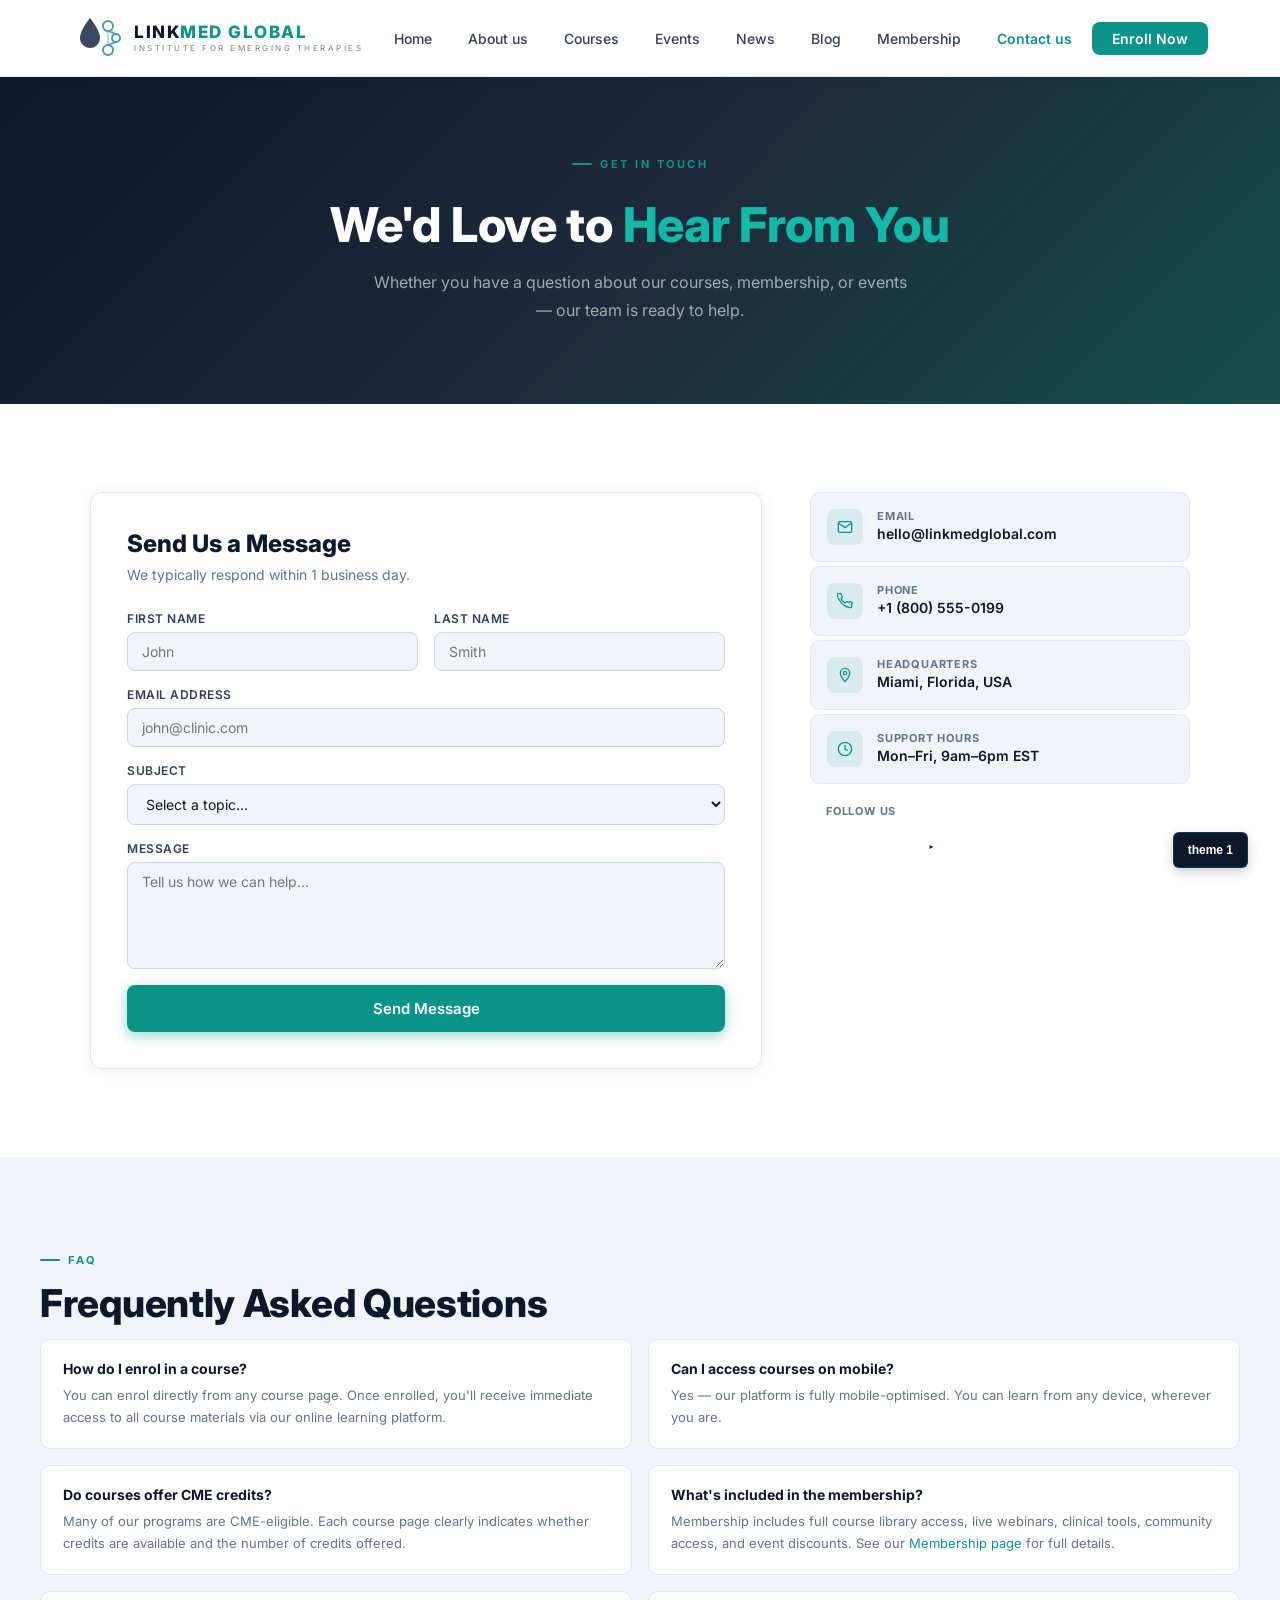
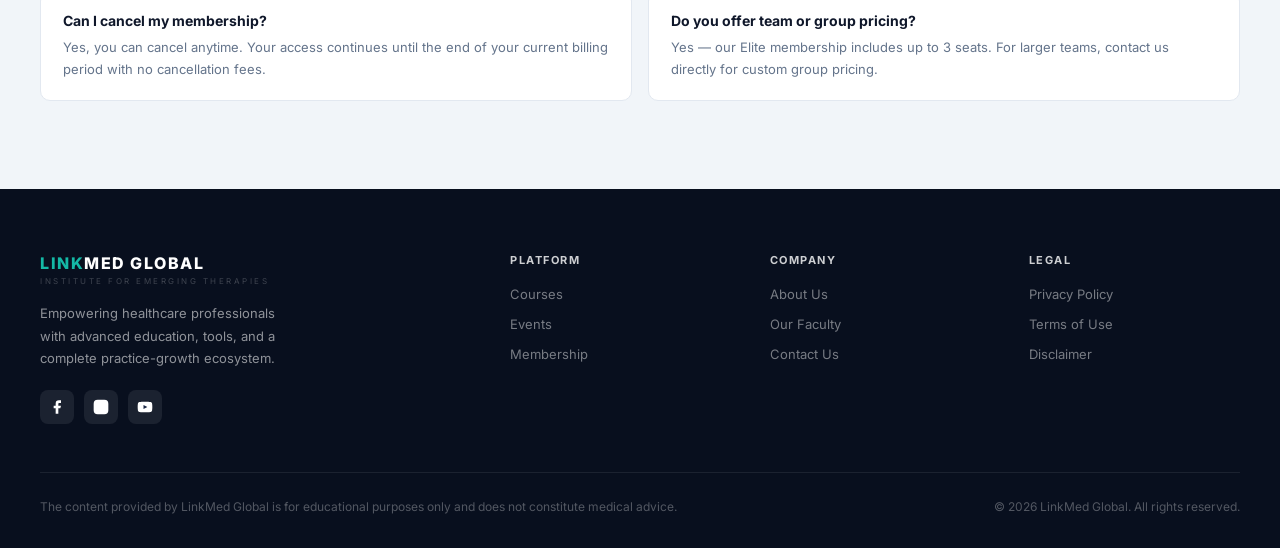
<file: contact.html>
<!DOCTYPE html>
<html lang="en">
<head>
  <meta charset="UTF-8" />
  <meta name="viewport" content="width=device-width, initial-scale=1.0" />
  <title>Contact Us – LinkMed Global</title>
  <link rel="preconnect" href="https://fonts.googleapis.com" />
  <link rel="preconnect" href="https://fonts.gstatic.com" crossorigin />
  <link href="https://fonts.googleapis.com/css2?family=Inter:wght@300;400;500;600;700;800&display=swap" rel="stylesheet" />
  <link rel="stylesheet" href="theme-1.css" id="theme-stylesheet" />
  <link rel="stylesheet" href="theme-2.css" id="theme-stylesheet-light" media="none" />
  <link rel="stylesheet" href="theme-3.css" id="theme-stylesheet-gold" media="none" />
</head>
<body>

<header>
  <div class="header-inner">
    <a href="index.html" class="logo">
      <div class="logo-icon">
        <svg viewBox="0 0 52 52" fill="none" xmlns="http://www.w3.org/2000/svg">
          <path d="M18 6 C18 6 8 18 8 26 C8 31.5 12.5 36 18 36 C23.5 36 28 31.5 28 26 C28 18 18 6 18 6Z" fill="#1a2744" opacity=".85"/>
          <circle cx="36" cy="14" r="5" fill="none" stroke="#4a9ab5" stroke-width="2"/>
          <circle cx="44" cy="26" r="4" fill="none" stroke="#4a9ab5" stroke-width="2"/>
          <circle cx="36" cy="38" r="5" fill="none" stroke="#4a9ab5" stroke-width="2"/>
          <line x1="36" y1="19" x2="44" y2="22" stroke="#4a9ab5" stroke-width="1.5"/>
          <line x1="44" y1="30" x2="36" y2="33" stroke="#4a9ab5" stroke-width="1.5"/>
          <line x1="36" y1="19" x2="36" y2="33" stroke="#4a9ab5" stroke-width="1.5" opacity=".5"/>
        </svg>
      </div>
      <div class="logo-text-wrap">
        <div class="logo-name"><span>LINK</span>MED GLOBAL</div>
        <div class="logo-sub">Institute for Emerging Therapies</div>
      </div>
    </a>
    <nav id="main-nav">
      <a href="index.html">Home</a>
      <a href="about.html">About us</a>
      <a href="courses.html">Courses</a>
      <a href="events.html">Events</a>
      <a href="news.html">News</a>
      <a href="blog.html">Blog</a>
      <a href="membership.html">Membership</a>
      <a href="contact.html" class="active">Contact us</a>
      <a href="https://www.linkmedglobal.com/products/courses/dualpepcert" class="btn-nav-contact" target="_blank">Enroll Now</a>
    </nav>
    <button class="burger" id="burger" aria-label="Toggle menu">
      <span></span><span></span><span></span>
    </button>
  </div>
</header>

<!-- PAGE HERO -->
<section class="page-hero">
  <div class="page-hero-inner">
    <div class="section-label">Get in Touch</div>
    <h1>We'd Love to <span>Hear From You</span></h1>
    <p>Whether you have a question about our courses, membership, or events — our team is ready to help.</p>
  </div>
</section>

<!-- CONTACT SECTION -->
<section class="section">
  <div class="contact-inner">

    <!-- FORM -->
    <div class="contact-form-wrap">
      <h2 style="font-size:24px;font-weight:800;margin-bottom:8px;">Send Us a Message</h2>
      <p style="font-size:14px;color:var(--gray-500);margin-bottom:28px;">We typically respond within 1 business day.</p>
      <form class="contact-form">
        <div class="form-row">
          <div class="form-group">
            <label>First Name</label>
            <input type="text" placeholder="John" />
          </div>
          <div class="form-group">
            <label>Last Name</label>
            <input type="text" placeholder="Smith" />
          </div>
        </div>
        <div class="form-group">
          <label>Email Address</label>
          <input type="email" placeholder="john@clinic.com" />
        </div>
        <div class="form-group">
          <label>Subject</label>
          <select>
            <option value="">Select a topic...</option>
            <option>Course Enquiry</option>
            <option>Membership Information</option>
            <option>Event Registration</option>
            <option>Technical Support</option>
            <option>Partnership Opportunities</option>
            <option>Other</option>
          </select>
        </div>
        <div class="form-group">
          <label>Message</label>
          <textarea rows="5" placeholder="Tell us how we can help..."></textarea>
        </div>
        <button type="submit" class="btn-primary" style="width:100%;border:none;cursor:pointer;font-family:inherit;">Send Message</button>
      </form>
    </div>

    <!-- INFO -->
    <div class="contact-info">
      <div class="contact-info-block">
        <div class="contact-info-icon">
          <svg viewBox="0 0 24 24" fill="none" stroke-width="2"><path d="M4 4h16c1.1 0 2 .9 2 2v12c0 1.1-.9 2-2 2H4c-1.1 0-2-.9-2-2V6c0-1.1.9-2 2-2z"/><polyline points="22,6 12,13 2,6"/></svg>
        </div>
        <div>
          <div class="contact-info-label">Email</div>
          <div class="contact-info-value">hello@linkmedglobal.com</div>
        </div>
      </div>
      <div class="contact-info-block">
        <div class="contact-info-icon">
          <svg viewBox="0 0 24 24" fill="none" stroke-width="2"><path d="M22 16.92v3a2 2 0 01-2.18 2 19.79 19.79 0 01-8.63-3.07A19.5 19.5 0 013.07 9.81a19.79 19.79 0 01-3.07-8.68A2 2 0 012 .99h3a2 2 0 012 1.72c.13 1 .37 1.97.72 2.9a2 2 0 01-.45 2.11L6.09 8.9a16 16 0 006 6l1.18-1.18a2 2 0 012.11-.45c.93.35 1.9.59 2.9.72A2 2 0 0122 16.92z"/></svg>
        </div>
        <div>
          <div class="contact-info-label">Phone</div>
          <div class="contact-info-value">+1 (800) 555-0199</div>
        </div>
      </div>
      <div class="contact-info-block">
        <div class="contact-info-icon">
          <svg viewBox="0 0 24 24" fill="none" stroke-width="2"><path d="M12 2C8.13 2 5 5.13 5 9c0 5.25 7 13 7 13s7-7.75 7-13c0-3.87-3.13-7-7-7z"/><circle cx="12" cy="9" r="2.5"/></svg>
        </div>
        <div>
          <div class="contact-info-label">Headquarters</div>
          <div class="contact-info-value">Miami, Florida, USA</div>
        </div>
      </div>
      <div class="contact-info-block">
        <div class="contact-info-icon">
          <svg viewBox="0 0 24 24" fill="none" stroke-width="2"><circle cx="12" cy="12" r="10"/><path d="M12 6v6l4 2"/></svg>
        </div>
        <div>
          <div class="contact-info-label">Support Hours</div>
          <div class="contact-info-value">Mon–Fri, 9am–6pm EST</div>
        </div>
      </div>

      <div class="contact-social">
        <div class="contact-info-label" style="margin-bottom:12px;">Follow Us</div>
        <div class="social-links">
          <a href="#" class="social-link" aria-label="Facebook"><svg viewBox="0 0 24 24"><path d="M18 2h-3a5 5 0 00-5 5v3H7v4h3v8h4v-8h3l1-4h-4V7a1 1 0 011-1h3z"/></svg></a>
          <a href="#" class="social-link" aria-label="Instagram"><svg viewBox="0 0 24 24" fill="none" stroke="white" stroke-width="2"><rect x="2" y="2" width="20" height="20" rx="5"/><circle cx="12" cy="12" r="4"/><circle cx="17.5" cy="6.5" r="1" fill="white" stroke="none"/></svg></a>
          <a href="#" class="social-link" aria-label="YouTube"><svg viewBox="0 0 24 24"><path d="M22.54 6.42a2.78 2.78 0 00-1.95-1.96C18.88 4 12 4 12 4s-6.88 0-8.59.46A2.78 2.78 0 001.46 6.42 29 29 0 001 12a29 29 0 00.46 5.58 2.78 2.78 0 001.95 1.96C5.12 20 12 20 12 20s6.88 0 8.59-.46a2.78 2.78 0 001.95-1.96A29 29 0 0023 12a29 29 0 00-.46-5.58z"/><polygon points="9.75 15.02 15.5 12 9.75 8.98 9.75 15.02" fill="#1a2744"/></svg></a>
        </div>
      </div>
    </div>

  </div>
</section>

<!-- FAQ -->
<section class="section cards-section">
  <div class="section-inner">
    <div class="section-label">FAQ</div>
    <h2 class="section-title">Frequently Asked Questions</h2>
    <div class="faq-grid">
      <div class="faq-item">
        <div class="faq-q">How do I enrol in a course?</div>
        <p class="faq-a">You can enrol directly from any course page. Once enrolled, you'll receive immediate access to all course materials via our online learning platform.</p>
      </div>
      <div class="faq-item">
        <div class="faq-q">Can I access courses on mobile?</div>
        <p class="faq-a">Yes — our platform is fully mobile-optimised. You can learn from any device, wherever you are.</p>
      </div>
      <div class="faq-item">
        <div class="faq-q">Do courses offer CME credits?</div>
        <p class="faq-a">Many of our programs are CME-eligible. Each course page clearly indicates whether credits are available and the number of credits offered.</p>
      </div>
      <div class="faq-item">
        <div class="faq-q">What's included in the membership?</div>
        <p class="faq-a">Membership includes full course library access, live webinars, clinical tools, community access, and event discounts. See our <a href="membership.html" style="color:var(--teal);">Membership page</a> for full details.</p>
      </div>
      <div class="faq-item">
        <div class="faq-q">Can I cancel my membership?</div>
        <p class="faq-a">Yes, you can cancel anytime. Your access continues until the end of your current billing period with no cancellation fees.</p>
      </div>
      <div class="faq-item">
        <div class="faq-q">Do you offer team or group pricing?</div>
        <p class="faq-a">Yes — our Elite membership includes up to 3 seats. For larger teams, contact us directly for custom group pricing.</p>
      </div>
    </div>
  </div>
</section>

<footer>
  <div class="footer-inner">
    <div class="footer-brand">
      <div class="footer-logo-name"><span>LINK</span>MED GLOBAL</div>
      <div class="footer-logo-sub">Institute for Emerging Therapies</div>
      <p>Empowering healthcare professionals with advanced education, tools, and a complete practice-growth ecosystem.</p>
      <div class="social-links">
        <a href="#" class="social-link" aria-label="Facebook"><svg viewBox="0 0 24 24"><path d="M18 2h-3a5 5 0 00-5 5v3H7v4h3v8h4v-8h3l1-4h-4V7a1 1 0 011-1h3z"/></svg></a>
        <a href="#" class="social-link" aria-label="Instagram"><svg viewBox="0 0 24 24" fill="none" stroke="white" stroke-width="2"><rect x="2" y="2" width="20" height="20" rx="5"/><circle cx="12" cy="12" r="4"/><circle cx="17.5" cy="6.5" r="1" fill="white" stroke="none"/></svg></a>
        <a href="#" class="social-link" aria-label="YouTube"><svg viewBox="0 0 24 24"><path d="M22.54 6.42a2.78 2.78 0 00-1.95-1.96C18.88 4 12 4 12 4s-6.88 0-8.59.46A2.78 2.78 0 001.46 6.42 29 29 0 001 12a29 29 0 00.46 5.58 2.78 2.78 0 001.95 1.96C5.12 20 12 20 12 20s6.88 0 8.59-.46a2.78 2.78 0 001.95-1.96A29 29 0 0023 12a29 29 0 00-.46-5.58z"/><polygon points="9.75 15.02 15.5 12 9.75 8.98 9.75 15.02" fill="#1a2744"/></svg></a>
      </div>
    </div>
    <div class="footer-col"><h4>Platform</h4><ul><li><a href="courses.html">Courses</a></li><li><a href="events.html">Events</a></li><li><a href="membership.html">Membership</a></li></ul></div>
    <div class="footer-col"><h4>Company</h4><ul><li><a href="about.html">About Us</a></li><li><a href="#">Our Faculty</a></li><li><a href="contact.html">Contact Us</a></li></ul></div>
    <div class="footer-col"><h4>Legal</h4><ul><li><a href="#">Privacy Policy</a></li><li><a href="#">Terms of Use</a></li><li><a href="#">Disclaimer</a></li></ul></div>
  </div>
  <div class="footer-bottom">
    <p>The content provided by LinkMed Global is for educational purposes only and does not constitute medical advice.</p>
    <span>© 2026 LinkMed Global. All rights reserved.</span>
  </div>
</footer>

<button class="theme-toggle-fixed" id="theme-toggle"></button>

<script>
  const burger = document.getElementById('burger');
  const mainNav = document.getElementById('main-nav');
  burger.addEventListener('click', () => { burger.classList.toggle('open'); mainNav.classList.toggle('open'); });
  mainNav.querySelectorAll('a').forEach(link => link.addEventListener('click', () => { burger.classList.remove('open'); mainNav.classList.remove('open'); }));

  const themeToggle = document.getElementById('theme-toggle');
  const sheet1 = document.getElementById('theme-stylesheet');
  const sheet2 = document.getElementById('theme-stylesheet-light');
  const sheet3 = document.getElementById('theme-stylesheet-gold');
  const themes = ['dark', 'light', 'gold'];
  function setTheme(theme) {
    sheet1.media = theme === 'dark' ? 'all' : 'none';
    sheet2.media = theme === 'light' ? 'all' : 'none';
    sheet3.media = theme === 'gold' ? 'all' : 'none';
    themeToggle.textContent = { dark: 'theme 1', light: 'theme 2', gold: 'theme 3' }[theme];
    document.documentElement.style.colorScheme = theme === 'dark' ? 'dark' : 'light';
    localStorage.setItem('theme', theme);
  }
  const savedTheme = localStorage.getItem('theme') || 'dark';
  setTheme(themes.includes(savedTheme) ? savedTheme : 'dark');
  themeToggle.addEventListener('click', () => {
    const cur = localStorage.getItem('theme') || 'dark';
    setTheme(themes[(themes.indexOf(cur) + 1) % themes.length]);
  });
</script>
</body>
</html>
</file>
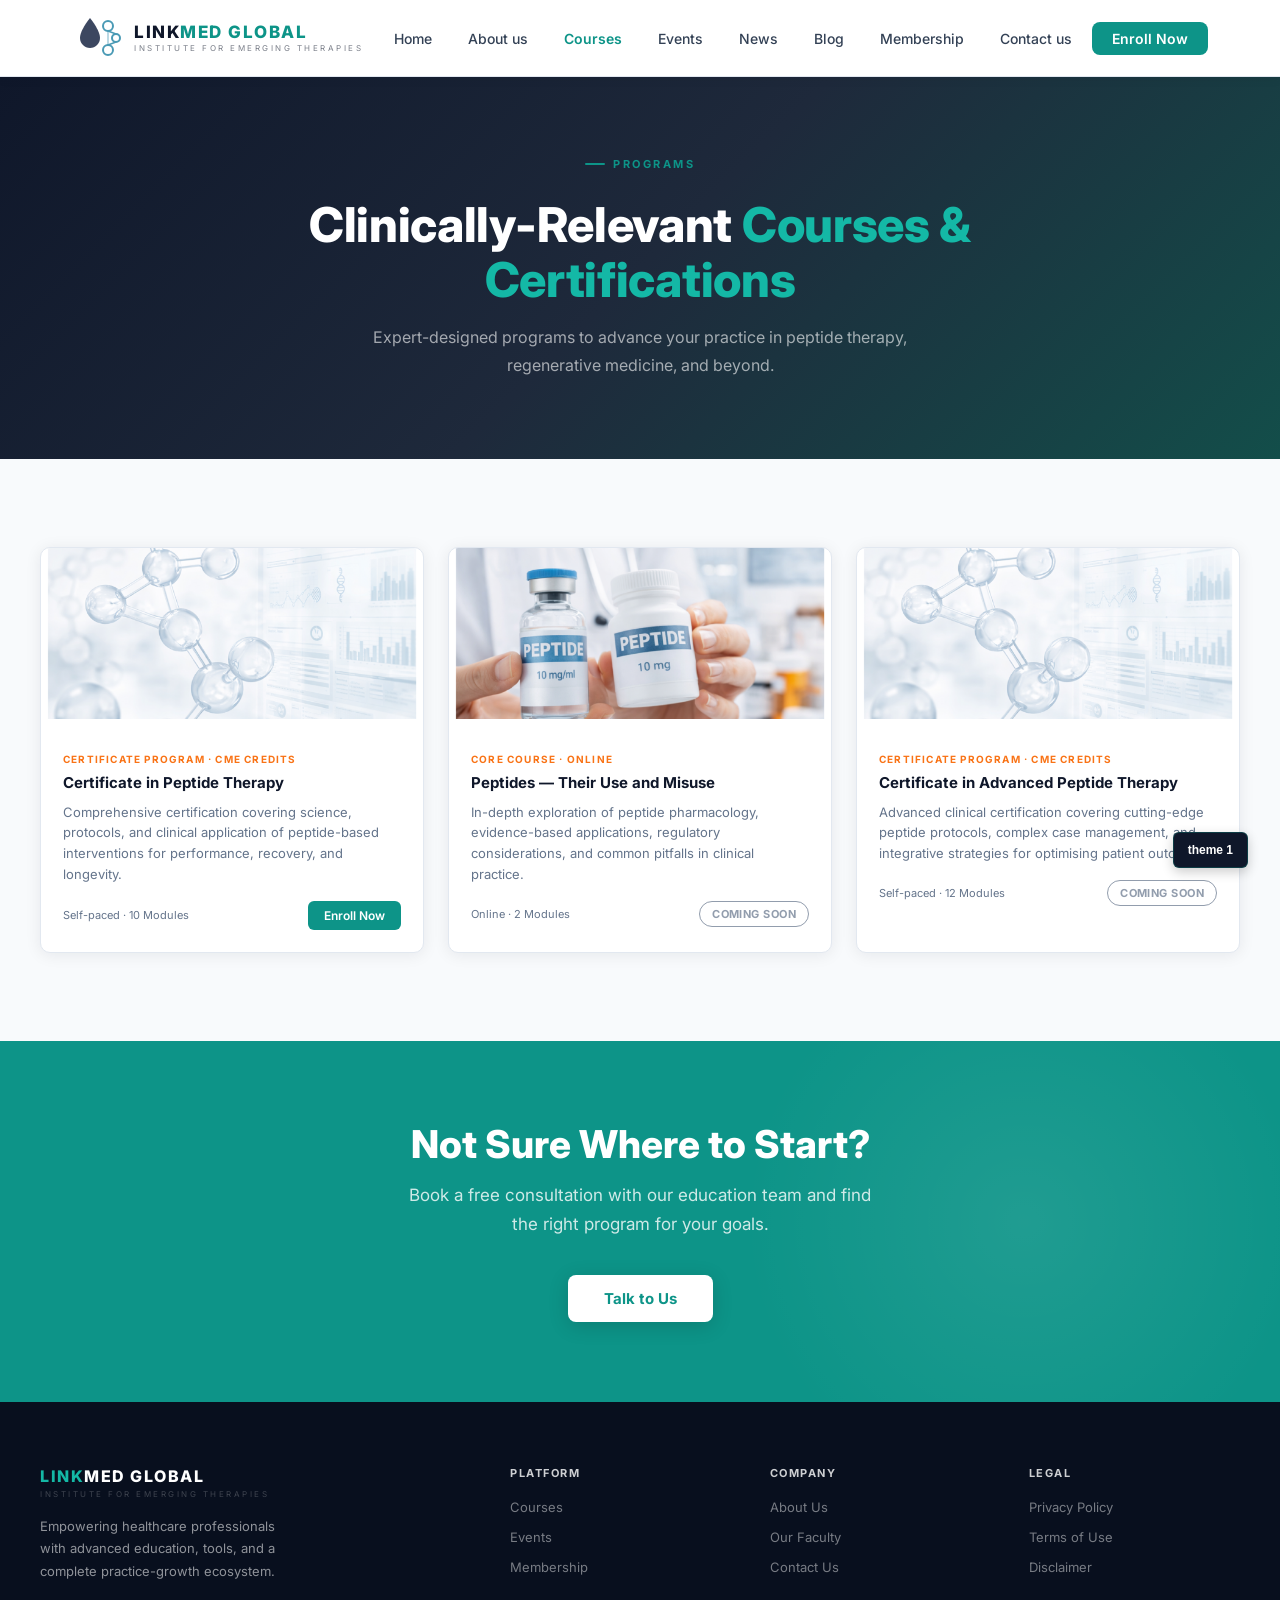
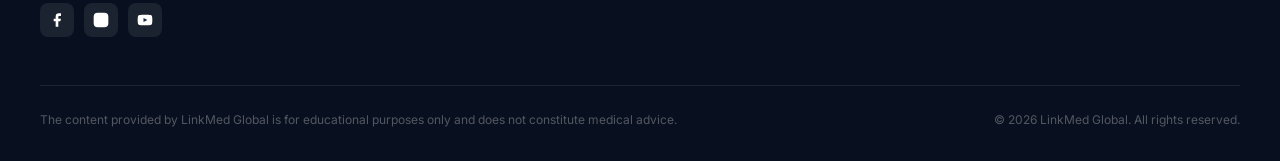
<file: courses.html>
<!DOCTYPE html>
<html lang="en">
<head>
  <meta charset="UTF-8" />
  <meta name="viewport" content="width=device-width, initial-scale=1.0" />
  <title>Courses – LinkMed Global</title>
  <link rel="preconnect" href="https://fonts.googleapis.com" />
  <link rel="preconnect" href="https://fonts.gstatic.com" crossorigin />
  <link href="https://fonts.googleapis.com/css2?family=Inter:wght@300;400;500;600;700;800&display=swap" rel="stylesheet" />
  <link rel="stylesheet" href="theme-1.css" id="theme-stylesheet" />
  <link rel="stylesheet" href="theme-2.css" id="theme-stylesheet-light" media="none" />
  <link rel="stylesheet" href="theme-3.css" id="theme-stylesheet-gold" media="none" />
</head>
<body>

<header>
  <div class="header-inner">
    <a href="index.html" class="logo">
      <div class="logo-icon">
        <svg viewBox="0 0 52 52" fill="none" xmlns="http://www.w3.org/2000/svg">
          <path d="M18 6 C18 6 8 18 8 26 C8 31.5 12.5 36 18 36 C23.5 36 28 31.5 28 26 C28 18 18 6 18 6Z" fill="#1a2744" opacity=".85"/>
          <circle cx="36" cy="14" r="5" fill="none" stroke="#4a9ab5" stroke-width="2"/>
          <circle cx="44" cy="26" r="4" fill="none" stroke="#4a9ab5" stroke-width="2"/>
          <circle cx="36" cy="38" r="5" fill="none" stroke="#4a9ab5" stroke-width="2"/>
          <line x1="36" y1="19" x2="44" y2="22" stroke="#4a9ab5" stroke-width="1.5"/>
          <line x1="44" y1="30" x2="36" y2="33" stroke="#4a9ab5" stroke-width="1.5"/>
          <line x1="36" y1="19" x2="36" y2="33" stroke="#4a9ab5" stroke-width="1.5" opacity=".5"/>
        </svg>
      </div>
      <div class="logo-text-wrap">
        <div class="logo-name"><span>LINK</span>MED GLOBAL</div>
        <div class="logo-sub">Institute for Emerging Therapies</div>
      </div>
    </a>
    <nav id="main-nav">
      <a href="index.html">Home</a>
      <a href="about.html">About us</a>
      <a href="courses.html" class="active">Courses</a>
      <a href="events.html">Events</a>
      <a href="news.html">News</a>
      <a href="blog.html">Blog</a>
      <a href="membership.html">Membership</a>
      <a href="contact.html">Contact us</a>
      <a href="https://www.linkmedglobal.com/products/courses/dualpepcert" class="btn-nav-contact" target="_blank">Enroll Now</a>
    </nav>
    <button class="burger" id="burger" aria-label="Toggle menu">
      <span></span><span></span><span></span>
    </button>
  </div>
</header>

<!-- PAGE HERO -->
<section class="page-hero">
  <div class="page-hero-inner">
    <div class="section-label">Programs</div>
    <h1>Clinically-Relevant <span>Courses & Certifications</span></h1>
    <p>Expert-designed programs to advance your practice in peptide therapy, regenerative medicine, and beyond.</p>
  </div>
</section>

<!-- COURSES GRID -->
<section class="section courses-section">
  <div class="section-inner">
    <div class="courses-grid" style="grid-template-columns: repeat(auto-fill, minmax(340px,1fr)); gap:24px;">

      <div class="course-card" style="flex-direction:column;">
        <div class="course-img" style="width:100%;height:180px;min-width:unset;">
          <img src="images/img-11.png" alt="Certificate in Peptide Therapy" style="width:100%;height:100%;object-fit:cover;display:block;" />
        </div>
        <div class="course-body" style="border-left:none;border-top:3px solid transparent;transition:border-color .2s;">
          <div class="course-level">Certificate Program · CME Credits</div>
          <div class="course-title">Certificate in Peptide Therapy</div>
          <p class="course-desc">Comprehensive certification covering science, protocols, and clinical application of peptide-based interventions for performance, recovery, and longevity.</p>
          <div class="course-footer">
            <span class="course-meta">Self-paced · 10 Modules</span>
            <a href="#" class="btn-sm">Enroll Now</a>
          </div>
        </div>
      </div>

      <div class="course-card" style="flex-direction:column;">
        <div class="course-img" style="width:100%;height:180px;min-width:unset;">
          <img src="images/img-12.png" alt="Peptides Use and Misuse" style="width:100%;height:100%;object-fit:cover;display:block;" />
        </div>
        <div class="course-body" style="border-left:none;border-top:3px solid transparent;transition:border-color .2s;">
          <div class="course-level">Core Course · Online</div>
          <div class="course-title">Peptides — Their Use and Misuse</div>
          <p class="course-desc">In-depth exploration of peptide pharmacology, evidence-based applications, regulatory considerations, and common pitfalls in clinical practice.</p>
          <div class="course-footer">
            <span class="course-meta">Online · 2 Modules</span>
            <span class="course-coming-soon">Coming Soon</span>
          </div>
        </div>
      </div>

      <div class="course-card" style="flex-direction:column;">
        <div class="course-img" style="width:100%;height:180px;min-width:unset;">
          <img src="images/img-11.png" alt="Certificate in Advanced Peptide Therapy" style="width:100%;height:100%;object-fit:cover;display:block;" />
        </div>
        <div class="course-body" style="border-left:none;border-top:3px solid transparent;transition:border-color .2s;">
          <div class="course-level">Certificate Program · CME Credits</div>
          <div class="course-title">Certificate in Advanced Peptide Therapy</div>
          <p class="course-desc">Advanced clinical certification covering cutting-edge peptide protocols, complex case management, and integrative strategies for optimising patient outcomes.</p>
          <div class="course-footer">
            <span class="course-meta">Self-paced · 12 Modules</span>
            <span class="course-coming-soon">Coming Soon</span>
          </div>
        </div>
      </div>

    </div>
  </div>
</section>

<!-- CTA -->
<section class="cta-band">
  <h2>Not Sure Where to Start?</h2>
  <p>Book a free consultation with our education team and find the right program for your goals.</p>
  <a href="contact.html" class="btn-white">Talk to Us</a>
</section>

<footer>
  <div class="footer-inner">
    <div class="footer-brand">
      <div class="footer-logo-name"><span>LINK</span>MED GLOBAL</div>
      <div class="footer-logo-sub">Institute for Emerging Therapies</div>
      <p>Empowering healthcare professionals with advanced education, tools, and a complete practice-growth ecosystem.</p>
      <div class="social-links">
        <a href="#" class="social-link" aria-label="Facebook"><svg viewBox="0 0 24 24"><path d="M18 2h-3a5 5 0 00-5 5v3H7v4h3v8h4v-8h3l1-4h-4V7a1 1 0 011-1h3z"/></svg></a>
        <a href="#" class="social-link" aria-label="Instagram"><svg viewBox="0 0 24 24" fill="none" stroke="white" stroke-width="2"><rect x="2" y="2" width="20" height="20" rx="5"/><circle cx="12" cy="12" r="4"/><circle cx="17.5" cy="6.5" r="1" fill="white" stroke="none"/></svg></a>
        <a href="#" class="social-link" aria-label="YouTube"><svg viewBox="0 0 24 24"><path d="M22.54 6.42a2.78 2.78 0 00-1.95-1.96C18.88 4 12 4 12 4s-6.88 0-8.59.46A2.78 2.78 0 001.46 6.42 29 29 0 001 12a29 29 0 00.46 5.58 2.78 2.78 0 001.95 1.96C5.12 20 12 20 12 20s6.88 0 8.59-.46a2.78 2.78 0 001.95-1.96A29 29 0 0023 12a29 29 0 00-.46-5.58z"/><polygon points="9.75 15.02 15.5 12 9.75 8.98 9.75 15.02" fill="#1a2744"/></svg></a>
      </div>
    </div>
    <div class="footer-col"><h4>Platform</h4><ul><li><a href="courses.html">Courses</a></li><li><a href="events.html">Events</a></li><li><a href="membership.html">Membership</a></li></ul></div>
    <div class="footer-col"><h4>Company</h4><ul><li><a href="about.html">About Us</a></li><li><a href="#">Our Faculty</a></li><li><a href="contact.html">Contact Us</a></li></ul></div>
    <div class="footer-col"><h4>Legal</h4><ul><li><a href="#">Privacy Policy</a></li><li><a href="#">Terms of Use</a></li><li><a href="#">Disclaimer</a></li></ul></div>
  </div>
  <div class="footer-bottom">
    <p>The content provided by LinkMed Global is for educational purposes only and does not constitute medical advice.</p>
    <span>© 2026 LinkMed Global. All rights reserved.</span>
  </div>
</footer>

<button class="theme-toggle-fixed" id="theme-toggle"></button>

<script>
  const burger = document.getElementById('burger');
  const mainNav = document.getElementById('main-nav');
  burger.addEventListener('click', () => { burger.classList.toggle('open'); mainNav.classList.toggle('open'); });
  mainNav.querySelectorAll('a').forEach(link => link.addEventListener('click', () => { burger.classList.remove('open'); mainNav.classList.remove('open'); }));

  const themeToggle = document.getElementById('theme-toggle');
  const sheet1 = document.getElementById('theme-stylesheet');
  const sheet2 = document.getElementById('theme-stylesheet-light');
  const sheet3 = document.getElementById('theme-stylesheet-gold');
  const themes = ['dark', 'light', 'gold'];
  function setTheme(theme) {
    sheet1.media = theme === 'dark' ? 'all' : 'none';
    sheet2.media = theme === 'light' ? 'all' : 'none';
    sheet3.media = theme === 'gold' ? 'all' : 'none';
    themeToggle.textContent = { dark: 'theme 1', light: 'theme 2', gold: 'theme 3' }[theme];
    document.documentElement.style.colorScheme = theme === 'dark' ? 'dark' : 'light';
    localStorage.setItem('theme', theme);
  }
  const savedTheme = localStorage.getItem('theme') || 'dark';
  setTheme(themes.includes(savedTheme) ? savedTheme : 'dark');
  themeToggle.addEventListener('click', () => {
    const cur = localStorage.getItem('theme') || 'dark';
    setTheme(themes[(themes.indexOf(cur) + 1) % themes.length]);
  });
</script>
</body>
</html>
</file>
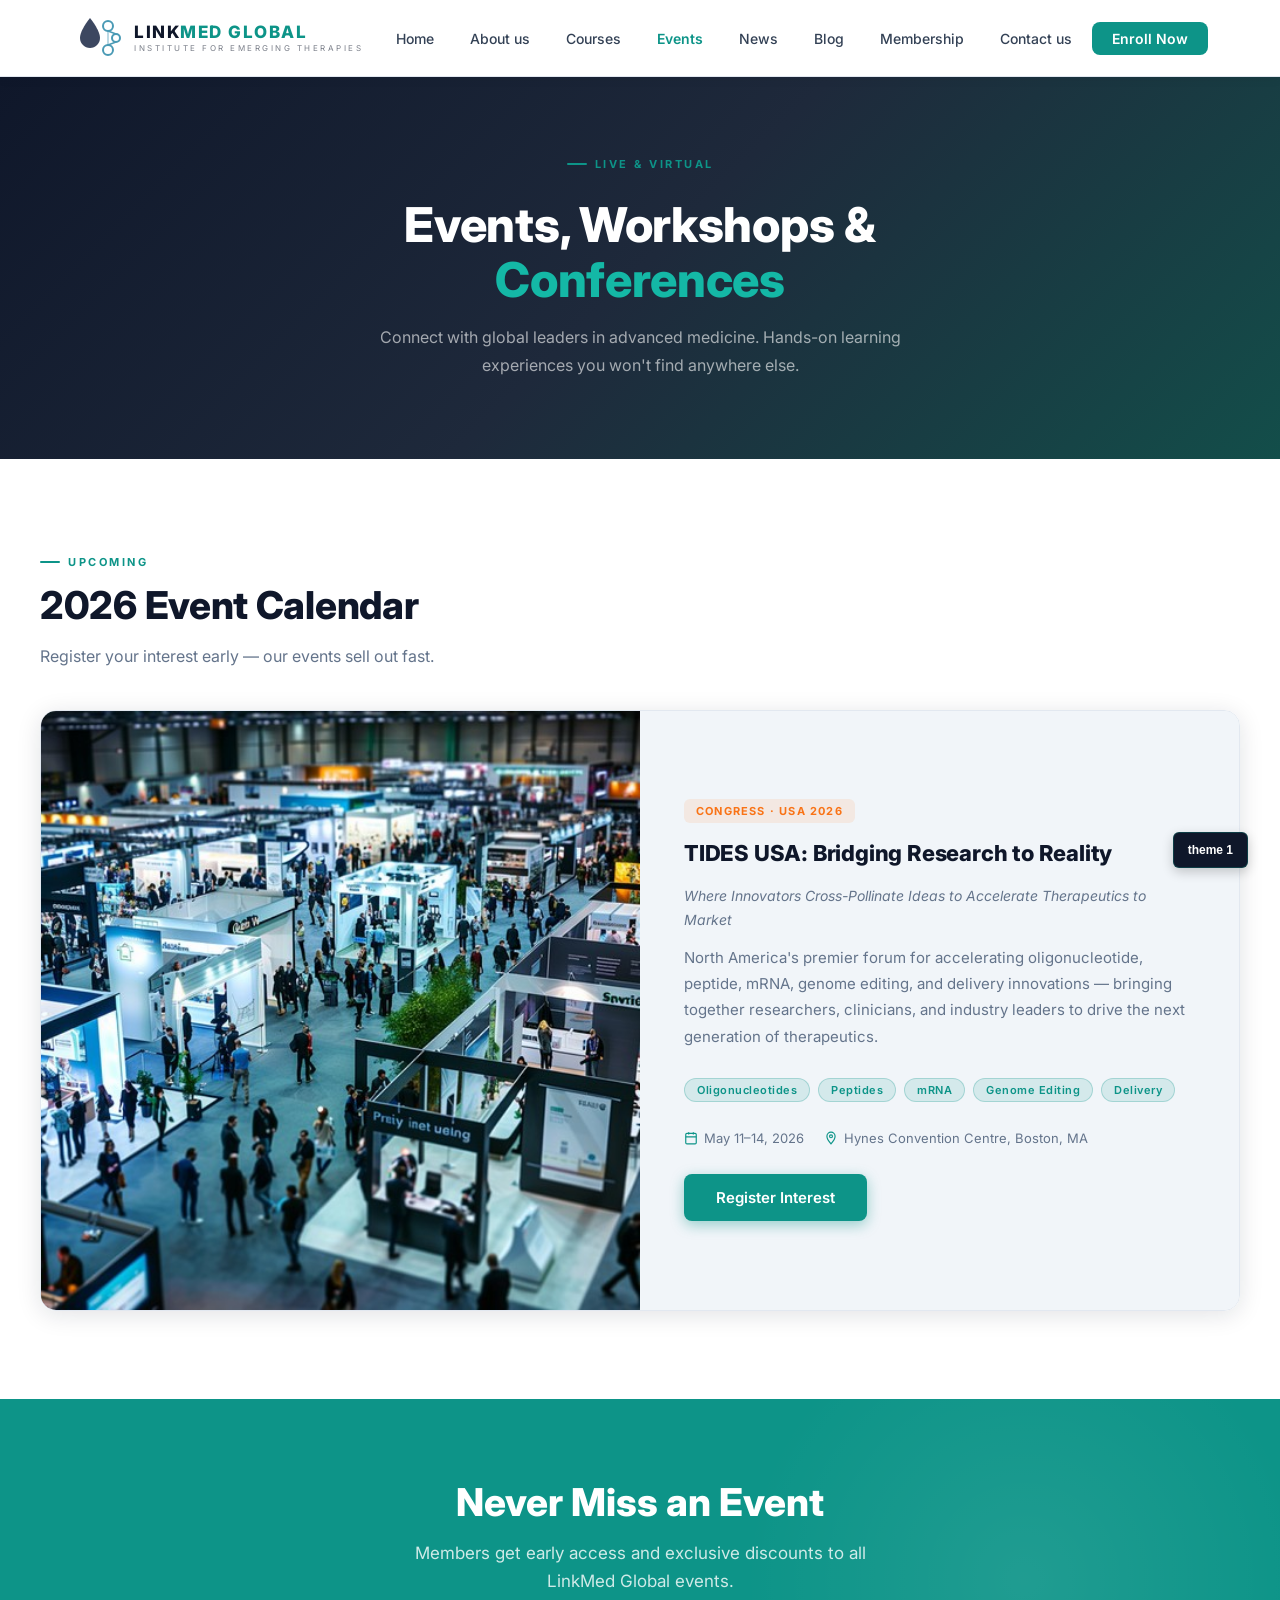
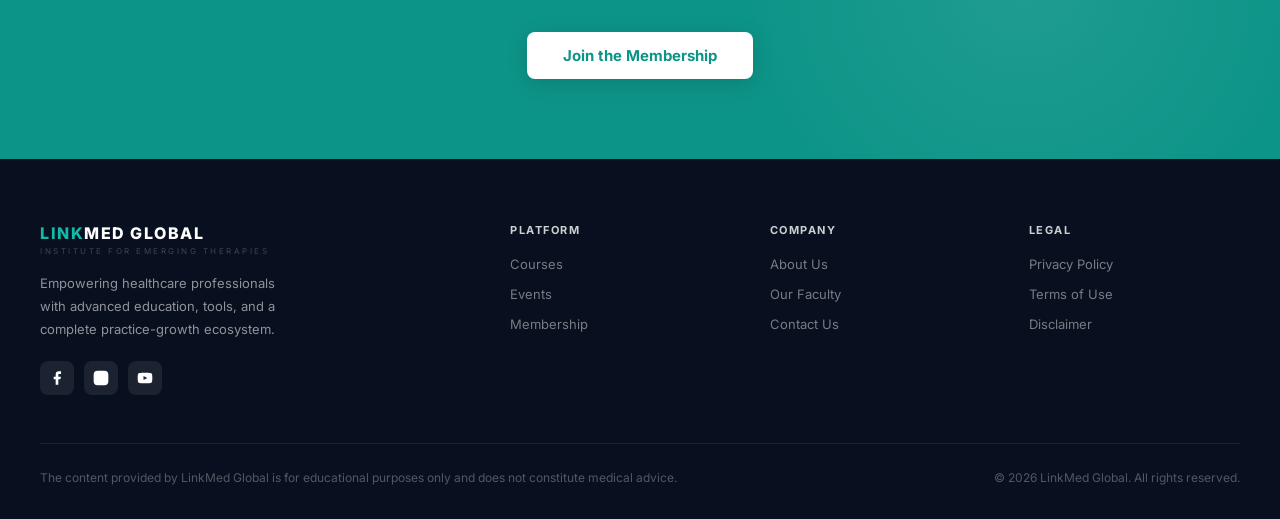
<file: events.html>
<!DOCTYPE html>
<html lang="en">
<head>
  <meta charset="UTF-8" />
  <meta name="viewport" content="width=device-width, initial-scale=1.0" />
  <title>Events – LinkMed Global</title>
  <link rel="preconnect" href="https://fonts.googleapis.com" />
  <link rel="preconnect" href="https://fonts.gstatic.com" crossorigin />
  <link href="https://fonts.googleapis.com/css2?family=Inter:wght@300;400;500;600;700;800&display=swap" rel="stylesheet" />
  <link rel="stylesheet" href="theme-1.css" id="theme-stylesheet" />
  <link rel="stylesheet" href="theme-2.css" id="theme-stylesheet-light" media="none" />
  <link rel="stylesheet" href="theme-3.css" id="theme-stylesheet-gold" media="none" />
</head>
<body>

<header>
  <div class="header-inner">
    <a href="index.html" class="logo">
      <div class="logo-icon">
        <svg viewBox="0 0 52 52" fill="none" xmlns="http://www.w3.org/2000/svg">
          <path d="M18 6 C18 6 8 18 8 26 C8 31.5 12.5 36 18 36 C23.5 36 28 31.5 28 26 C28 18 18 6 18 6Z" fill="#1a2744" opacity=".85"/>
          <circle cx="36" cy="14" r="5" fill="none" stroke="#4a9ab5" stroke-width="2"/>
          <circle cx="44" cy="26" r="4" fill="none" stroke="#4a9ab5" stroke-width="2"/>
          <circle cx="36" cy="38" r="5" fill="none" stroke="#4a9ab5" stroke-width="2"/>
          <line x1="36" y1="19" x2="44" y2="22" stroke="#4a9ab5" stroke-width="1.5"/>
          <line x1="44" y1="30" x2="36" y2="33" stroke="#4a9ab5" stroke-width="1.5"/>
          <line x1="36" y1="19" x2="36" y2="33" stroke="#4a9ab5" stroke-width="1.5" opacity=".5"/>
        </svg>
      </div>
      <div class="logo-text-wrap">
        <div class="logo-name"><span>LINK</span>MED GLOBAL</div>
        <div class="logo-sub">Institute for Emerging Therapies</div>
      </div>
    </a>
    <nav id="main-nav">
      <a href="index.html">Home</a>
      <a href="about.html">About us</a>
      <a href="courses.html">Courses</a>
      <a href="events.html" class="active">Events</a>
      <a href="news.html">News</a>
      <a href="blog.html">Blog</a>
      <a href="membership.html">Membership</a>
      <a href="contact.html">Contact us</a>
      <a href="https://www.linkmedglobal.com/products/courses/dualpepcert" class="btn-nav-contact" target="_blank">Enroll Now</a>
    </nav>
    <button class="burger" id="burger" aria-label="Toggle menu">
      <span></span><span></span><span></span>
    </button>
  </div>
</header>

<!-- PAGE HERO -->
<section class="page-hero">
  <div class="page-hero-inner">
    <div class="section-label">Live & Virtual</div>
    <h1>Events, Workshops & <span>Conferences</span></h1>
    <p>Connect with global leaders in advanced medicine. Hands-on learning experiences you won't find anywhere else.</p>
  </div>
</section>

<!-- UPCOMING EVENTS -->
<section class="section events-section">
  <div class="section-inner">
    <div class="section-label">Upcoming</div>
    <h2 class="section-title">2026 Event Calendar</h2>
    <p class="section-sub" style="margin-bottom:40px;">Register your interest early — our events sell out fast.</p>

    <div style="display:flex;flex-direction:column;gap:24px;">

      <div class="event-card">
        <div class="event-img"><img src="images/conference.jpg" alt="TIDES USA 2026" /></div>
        <div class="event-body">
          <div class="event-tag">Congress · USA 2026</div>
          <h3 class="event-title">TIDES USA: Bridging Research to Reality</h3>
          <p class="event-desc" style="margin-bottom:12px;font-style:italic;font-size:14px;">Where Innovators Cross-Pollinate Ideas to Accelerate Therapeutics to Market</p>
          <p class="event-desc">North America's premier forum for accelerating oligonucleotide, peptide, mRNA, genome editing, and delivery innovations — bringing together researchers, clinicians, and industry leaders to drive the next generation of therapeutics.</p>
          <div class="event-topics">
            <span class="event-topic-pill">Oligonucleotides</span>
            <span class="event-topic-pill">Peptides</span>
            <span class="event-topic-pill">mRNA</span>
            <span class="event-topic-pill">Genome Editing</span>
            <span class="event-topic-pill">Delivery</span>
          </div>
          <div class="event-meta">
            <div class="event-meta-item"><svg viewBox="0 0 24 24" fill="none" stroke-width="2"><rect x="3" y="4" width="18" height="18" rx="2"/><path d="M16 2v4M8 2v4M3 10h18"/></svg>May 11–14, 2026</div>
            <div class="event-meta-item"><svg viewBox="0 0 24 24" fill="none" stroke-width="2"><path d="M12 2C8.13 2 5 5.13 5 9c0 5.25 7 13 7 13s7-7.75 7-13c0-3.87-3.13-7-7-7z"/><circle cx="12" cy="9" r="2.5"/></svg>Hynes Convention Centre, Boston, MA</div>
          </div>
          <a href="#" class="btn-primary" style="align-self:flex-start;">Register Interest</a>
        </div>
      </div>

    </div>
  </div>
</section>

<!-- CTA -->
<section class="cta-band">
  <h2>Never Miss an Event</h2>
  <p>Members get early access and exclusive discounts to all LinkMed Global events.</p>
  <a href="membership.html" class="btn-white">Join the Membership</a>
</section>

<footer>
  <div class="footer-inner">
    <div class="footer-brand">
      <div class="footer-logo-name"><span>LINK</span>MED GLOBAL</div>
      <div class="footer-logo-sub">Institute for Emerging Therapies</div>
      <p>Empowering healthcare professionals with advanced education, tools, and a complete practice-growth ecosystem.</p>
      <div class="social-links">
        <a href="#" class="social-link" aria-label="Facebook"><svg viewBox="0 0 24 24"><path d="M18 2h-3a5 5 0 00-5 5v3H7v4h3v8h4v-8h3l1-4h-4V7a1 1 0 011-1h3z"/></svg></a>
        <a href="#" class="social-link" aria-label="Instagram"><svg viewBox="0 0 24 24" fill="none" stroke="white" stroke-width="2"><rect x="2" y="2" width="20" height="20" rx="5"/><circle cx="12" cy="12" r="4"/><circle cx="17.5" cy="6.5" r="1" fill="white" stroke="none"/></svg></a>
        <a href="#" class="social-link" aria-label="YouTube"><svg viewBox="0 0 24 24"><path d="M22.54 6.42a2.78 2.78 0 00-1.95-1.96C18.88 4 12 4 12 4s-6.88 0-8.59.46A2.78 2.78 0 001.46 6.42 29 29 0 001 12a29 29 0 00.46 5.58 2.78 2.78 0 001.95 1.96C5.12 20 12 20 12 20s6.88 0 8.59-.46a2.78 2.78 0 001.95-1.96A29 29 0 0023 12a29 29 0 00-.46-5.58z"/><polygon points="9.75 15.02 15.5 12 9.75 8.98 9.75 15.02" fill="#1a2744"/></svg></a>
      </div>
    </div>
    <div class="footer-col"><h4>Platform</h4><ul><li><a href="courses.html">Courses</a></li><li><a href="events.html">Events</a></li><li><a href="membership.html">Membership</a></li></ul></div>
    <div class="footer-col"><h4>Company</h4><ul><li><a href="about.html">About Us</a></li><li><a href="#">Our Faculty</a></li><li><a href="contact.html">Contact Us</a></li></ul></div>
    <div class="footer-col"><h4>Legal</h4><ul><li><a href="#">Privacy Policy</a></li><li><a href="#">Terms of Use</a></li><li><a href="#">Disclaimer</a></li></ul></div>
  </div>
  <div class="footer-bottom">
    <p>The content provided by LinkMed Global is for educational purposes only and does not constitute medical advice.</p>
    <span>© 2026 LinkMed Global. All rights reserved.</span>
  </div>
</footer>

<button class="theme-toggle-fixed" id="theme-toggle"></button>

<script>
  const burger = document.getElementById('burger');
  const mainNav = document.getElementById('main-nav');
  burger.addEventListener('click', () => { burger.classList.toggle('open'); mainNav.classList.toggle('open'); });
  mainNav.querySelectorAll('a').forEach(link => link.addEventListener('click', () => { burger.classList.remove('open'); mainNav.classList.remove('open'); }));

  const themeToggle = document.getElementById('theme-toggle');
  const sheet1 = document.getElementById('theme-stylesheet');
  const sheet2 = document.getElementById('theme-stylesheet-light');
  const sheet3 = document.getElementById('theme-stylesheet-gold');
  const themes = ['dark', 'light', 'gold'];
  function setTheme(theme) {
    sheet1.media = theme === 'dark' ? 'all' : 'none';
    sheet2.media = theme === 'light' ? 'all' : 'none';
    sheet3.media = theme === 'gold' ? 'all' : 'none';
    themeToggle.textContent = { dark: 'theme 1', light: 'theme 2', gold: 'theme 3' }[theme];
    document.documentElement.style.colorScheme = theme === 'dark' ? 'dark' : 'light';
    localStorage.setItem('theme', theme);
  }
  const savedTheme = localStorage.getItem('theme') || 'dark';
  setTheme(themes.includes(savedTheme) ? savedTheme : 'dark');
  themeToggle.addEventListener('click', () => {
    const cur = localStorage.getItem('theme') || 'dark';
    setTheme(themes[(themes.indexOf(cur) + 1) % themes.length]);
  });
</script>
</body>
</html>
</file>
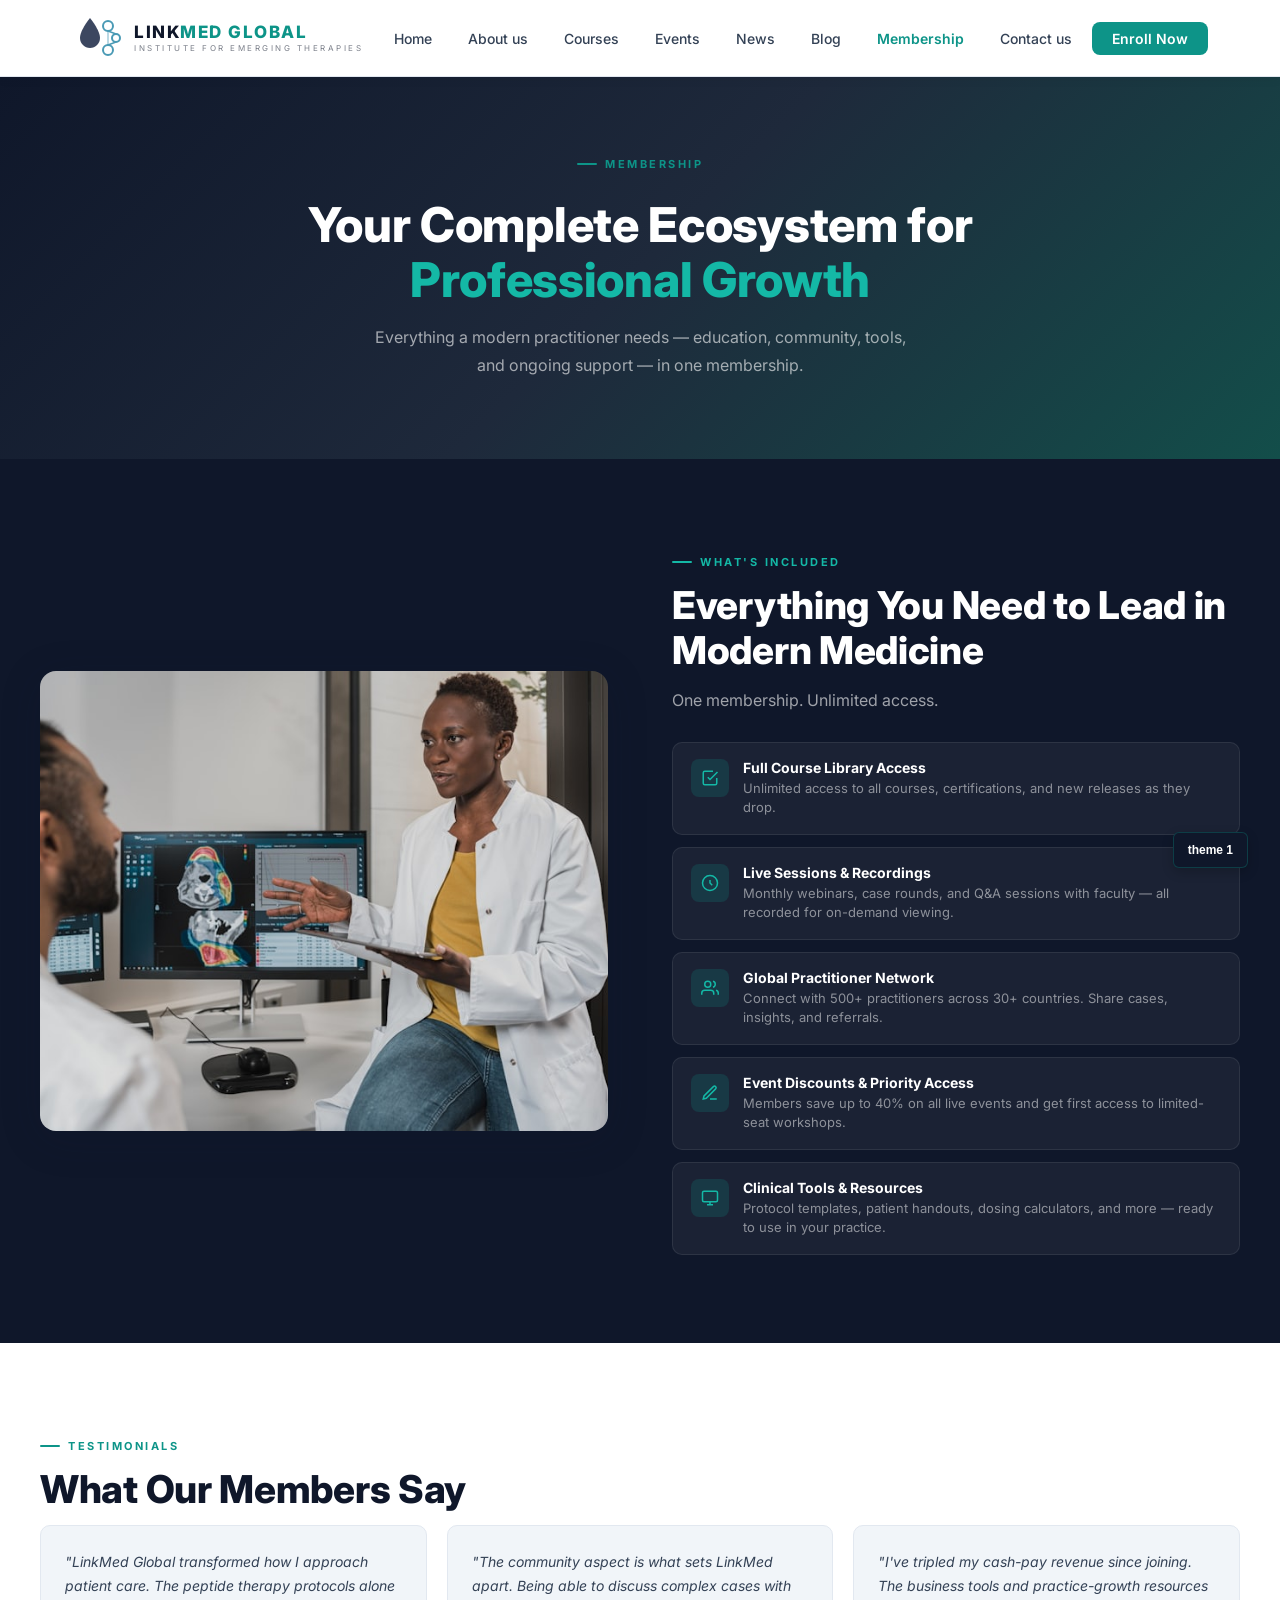
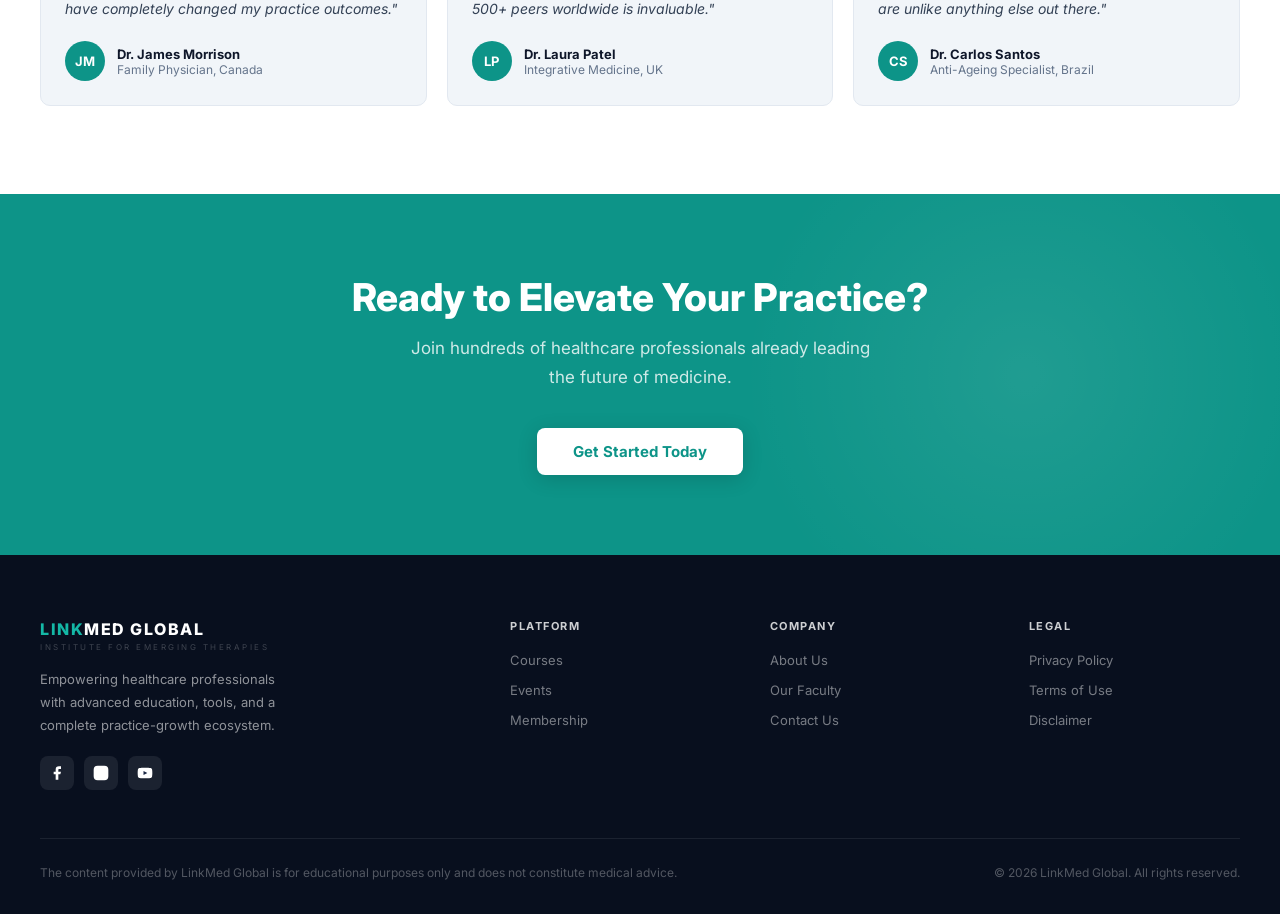
<file: membership.html>
<!DOCTYPE html>
<html lang="en">
<head>
  <meta charset="UTF-8" />
  <meta name="viewport" content="width=device-width, initial-scale=1.0" />
  <title>Membership – LinkMed Global</title>
  <link rel="preconnect" href="https://fonts.googleapis.com" />
  <link rel="preconnect" href="https://fonts.gstatic.com" crossorigin />
  <link href="https://fonts.googleapis.com/css2?family=Inter:wght@300;400;500;600;700;800&display=swap" rel="stylesheet" />
  <link rel="stylesheet" href="theme-1.css" id="theme-stylesheet" />
  <link rel="stylesheet" href="theme-2.css" id="theme-stylesheet-light" media="none" />
  <link rel="stylesheet" href="theme-3.css" id="theme-stylesheet-gold" media="none" />
</head>
<body>

<header>
  <div class="header-inner">
    <a href="index.html" class="logo">
      <div class="logo-icon">
        <svg viewBox="0 0 52 52" fill="none" xmlns="http://www.w3.org/2000/svg">
          <path d="M18 6 C18 6 8 18 8 26 C8 31.5 12.5 36 18 36 C23.5 36 28 31.5 28 26 C28 18 18 6 18 6Z" fill="#1a2744" opacity=".85"/>
          <circle cx="36" cy="14" r="5" fill="none" stroke="#4a9ab5" stroke-width="2"/>
          <circle cx="44" cy="26" r="4" fill="none" stroke="#4a9ab5" stroke-width="2"/>
          <circle cx="36" cy="38" r="5" fill="none" stroke="#4a9ab5" stroke-width="2"/>
          <line x1="36" y1="19" x2="44" y2="22" stroke="#4a9ab5" stroke-width="1.5"/>
          <line x1="44" y1="30" x2="36" y2="33" stroke="#4a9ab5" stroke-width="1.5"/>
          <line x1="36" y1="19" x2="36" y2="33" stroke="#4a9ab5" stroke-width="1.5" opacity=".5"/>
        </svg>
      </div>
      <div class="logo-text-wrap">
        <div class="logo-name"><span>LINK</span>MED GLOBAL</div>
        <div class="logo-sub">Institute for Emerging Therapies</div>
      </div>
    </a>
    <nav id="main-nav">
      <a href="index.html">Home</a>
      <a href="about.html">About us</a>
      <a href="courses.html">Courses</a>
      <a href="events.html">Events</a>
      <a href="news.html">News</a>
      <a href="blog.html">Blog</a>
      <a href="membership.html" class="active">Membership</a>
      <a href="contact.html">Contact us</a>
      <a href="https://www.linkmedglobal.com/products/courses/dualpepcert" class="btn-nav-contact" target="_blank">Enroll Now</a>
    </nav>
    <button class="burger" id="burger" aria-label="Toggle menu">
      <span></span><span></span><span></span>
    </button>
  </div>
</header>

<!-- PAGE HERO -->
<section class="page-hero">
  <div class="page-hero-inner">
    <div class="section-label">Membership</div>
    <h1>Your Complete Ecosystem for <span>Professional Growth</span></h1>
    <p>Everything a modern practitioner needs — education, community, tools, and ongoing support — in one membership.</p>
  </div>
</section>

<!-- BENEFITS -->
<section class="section membership-section">
  <div class="membership-inner">
    <div class="membership-img">
      <img src="images/img-13.jpg" alt="Membership" />
    </div>
    <div>
      <div class="section-label">What's Included</div>
      <h2 class="section-title">Everything You Need to Lead in Modern Medicine</h2>
      <p class="section-sub" style="margin-bottom:0;">One membership. Unlimited access.</p>
      <div class="benefits">
        <div class="benefit">
          <div class="benefit-icon"><svg viewBox="0 0 24 24" fill="none" stroke-width="2"><path d="M9 11l3 3L22 4"/><path d="M21 12v7a2 2 0 01-2 2H5a2 2 0 01-2-2V5a2 2 0 012-2h11"/></svg></div>
          <div><div class="benefit-title">Full Course Library Access</div><p class="benefit-desc">Unlimited access to all courses, certifications, and new releases as they drop.</p></div>
        </div>
        <div class="benefit">
          <div class="benefit-icon"><svg viewBox="0 0 24 24" fill="none" stroke-width="2"><circle cx="12" cy="12" r="10"/><path d="M12 8v4l3 3"/></svg></div>
          <div><div class="benefit-title">Live Sessions & Recordings</div><p class="benefit-desc">Monthly webinars, case rounds, and Q&A sessions with faculty — all recorded for on-demand viewing.</p></div>
        </div>
        <div class="benefit">
          <div class="benefit-icon"><svg viewBox="0 0 24 24" fill="none" stroke-width="2"><path d="M17 21v-2a4 4 0 00-4-4H5a4 4 0 00-4 4v2"/><circle cx="9" cy="7" r="4"/><path d="M23 21v-2a4 4 0 00-3-3.87M16 3.13a4 4 0 010 7.75"/></svg></div>
          <div><div class="benefit-title">Global Practitioner Network</div><p class="benefit-desc">Connect with 500+ practitioners across 30+ countries. Share cases, insights, and referrals.</p></div>
        </div>
        <div class="benefit">
          <div class="benefit-icon"><svg viewBox="0 0 24 24" fill="none" stroke-width="2"><path d="M12 20h9M16.5 3.5a2.12 2.12 0 013 3L7 19l-4 1 1-4L16.5 3.5z"/></svg></div>
          <div><div class="benefit-title">Event Discounts & Priority Access</div><p class="benefit-desc">Members save up to 40% on all live events and get first access to limited-seat workshops.</p></div>
        </div>
        <div class="benefit">
          <div class="benefit-icon"><svg viewBox="0 0 24 24" fill="none" stroke-width="2"><rect x="2" y="3" width="20" height="14" rx="2"/><path d="M8 21h8M12 17v4"/></svg></div>
          <div><div class="benefit-title">Clinical Tools & Resources</div><p class="benefit-desc">Protocol templates, patient handouts, dosing calculators, and more — ready to use in your practice.</p></div>
        </div>
      </div>
    </div>
  </div>
</section>

<!-- TESTIMONIALS -->
<section class="section">
  <div class="section-inner">
    <div class="section-label">Testimonials</div>
    <h2 class="section-title">What Our Members Say</h2>
    <div class="testimonials-grid">
      <div class="testimonial-card">
        <p class="testimonial-text">"LinkMed Global transformed how I approach patient care. The peptide therapy protocols alone have completely changed my practice outcomes."</p>
        <div class="testimonial-author">
          <div class="testimonial-avatar">JM</div>
          <div><div class="testimonial-name">Dr. James Morrison</div><div class="testimonial-role">Family Physician, Canada</div></div>
        </div>
      </div>
      <div class="testimonial-card">
        <p class="testimonial-text">"The community aspect is what sets LinkMed apart. Being able to discuss complex cases with 500+ peers worldwide is invaluable."</p>
        <div class="testimonial-author">
          <div class="testimonial-avatar">LP</div>
          <div><div class="testimonial-name">Dr. Laura Patel</div><div class="testimonial-role">Integrative Medicine, UK</div></div>
        </div>
      </div>
      <div class="testimonial-card">
        <p class="testimonial-text">"I've tripled my cash-pay revenue since joining. The business tools and practice-growth resources are unlike anything else out there."</p>
        <div class="testimonial-author">
          <div class="testimonial-avatar">CS</div>
          <div><div class="testimonial-name">Dr. Carlos Santos</div><div class="testimonial-role">Anti-Ageing Specialist, Brazil</div></div>
        </div>
      </div>
    </div>
  </div>
</section>

<!-- CTA -->
<section class="cta-band">
  <h2>Ready to Elevate Your Practice?</h2>
  <p>Join hundreds of healthcare professionals already leading the future of medicine.</p>
  <a href="contact.html" class="btn-white">Get Started Today</a>
</section>

<footer>
  <div class="footer-inner">
    <div class="footer-brand">
      <div class="footer-logo-name"><span>LINK</span>MED GLOBAL</div>
      <div class="footer-logo-sub">Institute for Emerging Therapies</div>
      <p>Empowering healthcare professionals with advanced education, tools, and a complete practice-growth ecosystem.</p>
      <div class="social-links">
        <a href="#" class="social-link" aria-label="Facebook"><svg viewBox="0 0 24 24"><path d="M18 2h-3a5 5 0 00-5 5v3H7v4h3v8h4v-8h3l1-4h-4V7a1 1 0 011-1h3z"/></svg></a>
        <a href="#" class="social-link" aria-label="Instagram"><svg viewBox="0 0 24 24" fill="none" stroke="white" stroke-width="2"><rect x="2" y="2" width="20" height="20" rx="5"/><circle cx="12" cy="12" r="4"/><circle cx="17.5" cy="6.5" r="1" fill="white" stroke="none"/></svg></a>
        <a href="#" class="social-link" aria-label="YouTube"><svg viewBox="0 0 24 24"><path d="M22.54 6.42a2.78 2.78 0 00-1.95-1.96C18.88 4 12 4 12 4s-6.88 0-8.59.46A2.78 2.78 0 001.46 6.42 29 29 0 001 12a29 29 0 00.46 5.58 2.78 2.78 0 001.95 1.96C5.12 20 12 20 12 20s6.88 0 8.59-.46a2.78 2.78 0 001.95-1.96A29 29 0 0023 12a29 29 0 00-.46-5.58z"/><polygon points="9.75 15.02 15.5 12 9.75 8.98 9.75 15.02" fill="#1a2744"/></svg></a>
      </div>
    </div>
    <div class="footer-col"><h4>Platform</h4><ul><li><a href="courses.html">Courses</a></li><li><a href="events.html">Events</a></li><li><a href="membership.html">Membership</a></li></ul></div>
    <div class="footer-col"><h4>Company</h4><ul><li><a href="about.html">About Us</a></li><li><a href="#">Our Faculty</a></li><li><a href="contact.html">Contact Us</a></li></ul></div>
    <div class="footer-col"><h4>Legal</h4><ul><li><a href="#">Privacy Policy</a></li><li><a href="#">Terms of Use</a></li><li><a href="#">Disclaimer</a></li></ul></div>
  </div>
  <div class="footer-bottom">
    <p>The content provided by LinkMed Global is for educational purposes only and does not constitute medical advice.</p>
    <span>© 2026 LinkMed Global. All rights reserved.</span>
  </div>
</footer>

<button class="theme-toggle-fixed" id="theme-toggle"></button>

<script>
  const burger = document.getElementById('burger');
  const mainNav = document.getElementById('main-nav');
  burger.addEventListener('click', () => { burger.classList.toggle('open'); mainNav.classList.toggle('open'); });
  mainNav.querySelectorAll('a').forEach(link => link.addEventListener('click', () => { burger.classList.remove('open'); mainNav.classList.remove('open'); }));

  const themeToggle = document.getElementById('theme-toggle');
  const sheet1 = document.getElementById('theme-stylesheet');
  const sheet2 = document.getElementById('theme-stylesheet-light');
  const sheet3 = document.getElementById('theme-stylesheet-gold');
  const themes = ['dark', 'light', 'gold'];
  function setTheme(theme) {
    sheet1.media = theme === 'dark' ? 'all' : 'none';
    sheet2.media = theme === 'light' ? 'all' : 'none';
    sheet3.media = theme === 'gold' ? 'all' : 'none';
    themeToggle.textContent = { dark: 'theme 1', light: 'theme 2', gold: 'theme 3' }[theme];
    document.documentElement.style.colorScheme = theme === 'dark' ? 'dark' : 'light';
    localStorage.setItem('theme', theme);
  }
  const savedTheme = localStorage.getItem('theme') || 'dark';
  setTheme(themes.includes(savedTheme) ? savedTheme : 'dark');
  themeToggle.addEventListener('click', () => {
    const cur = localStorage.getItem('theme') || 'dark';
    setTheme(themes[(themes.indexOf(cur) + 1) % themes.length]);
  });
</script>
</body>
</html>
</file>
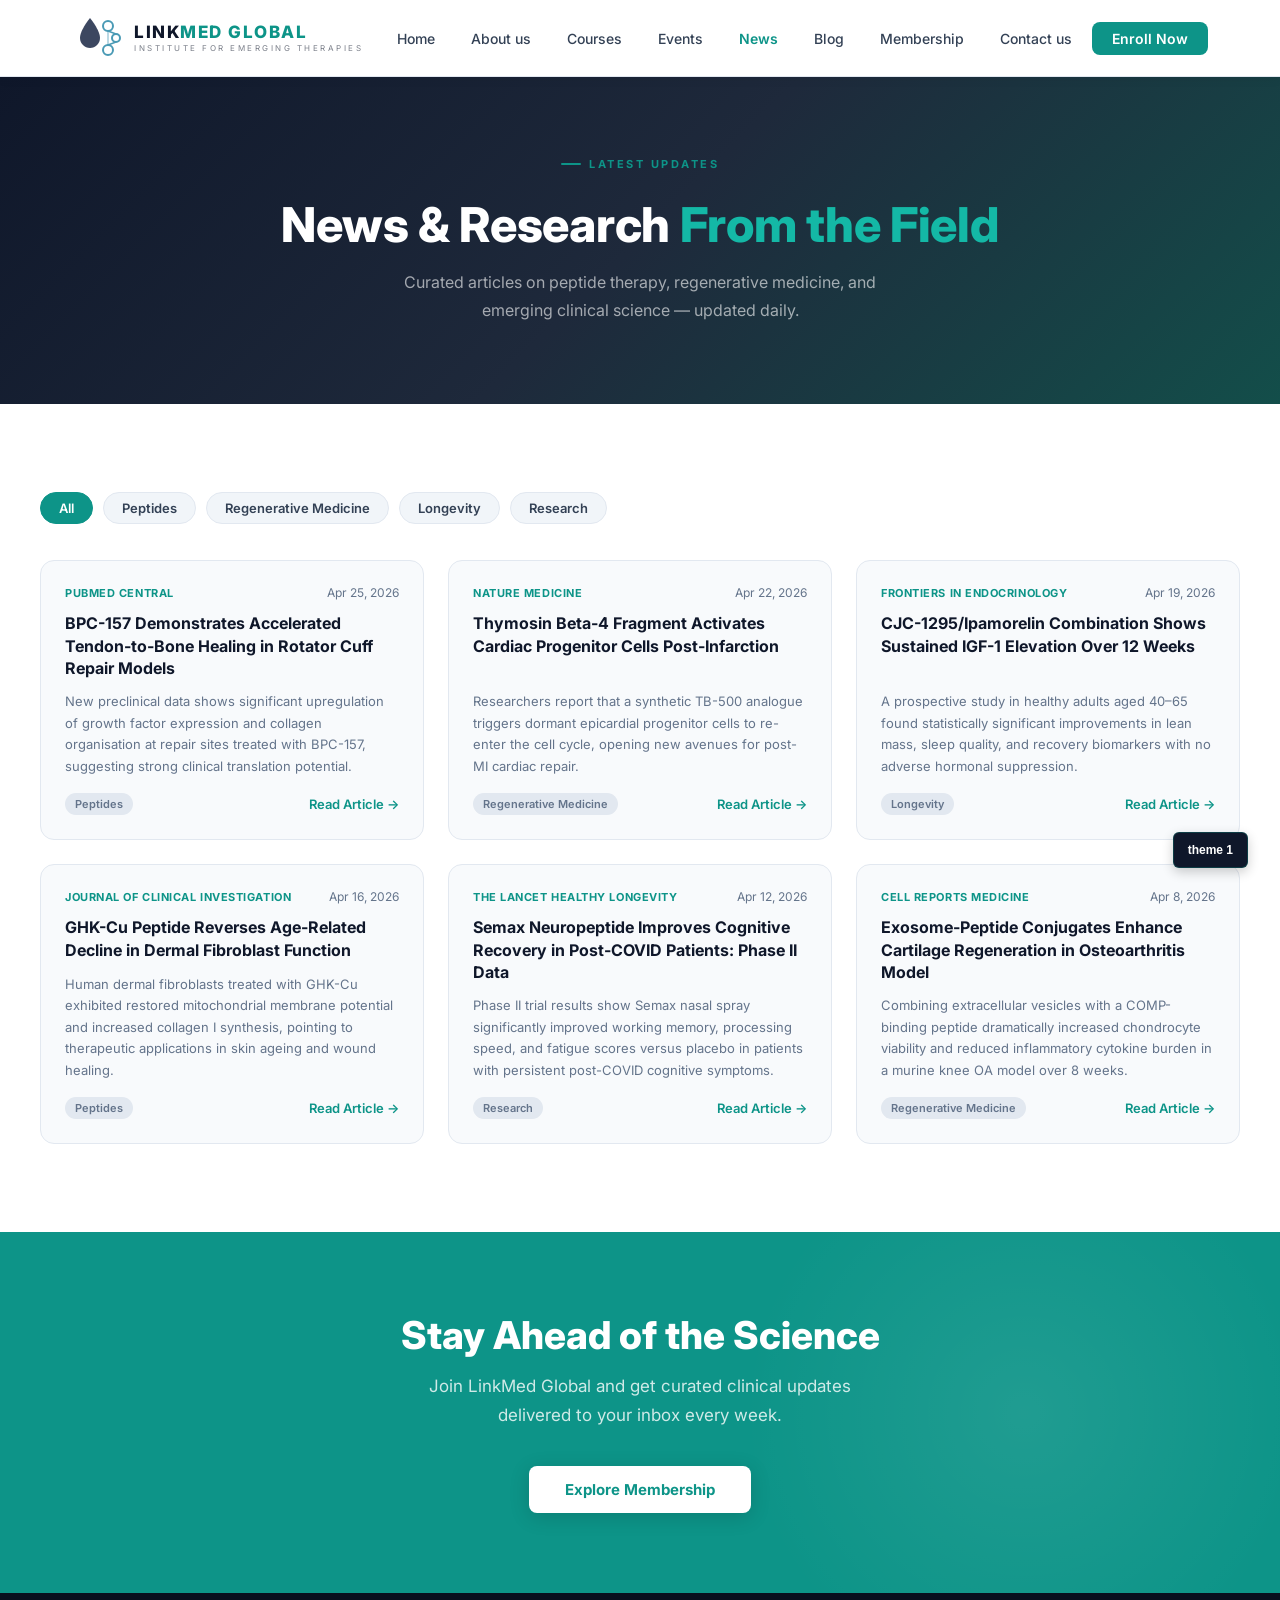
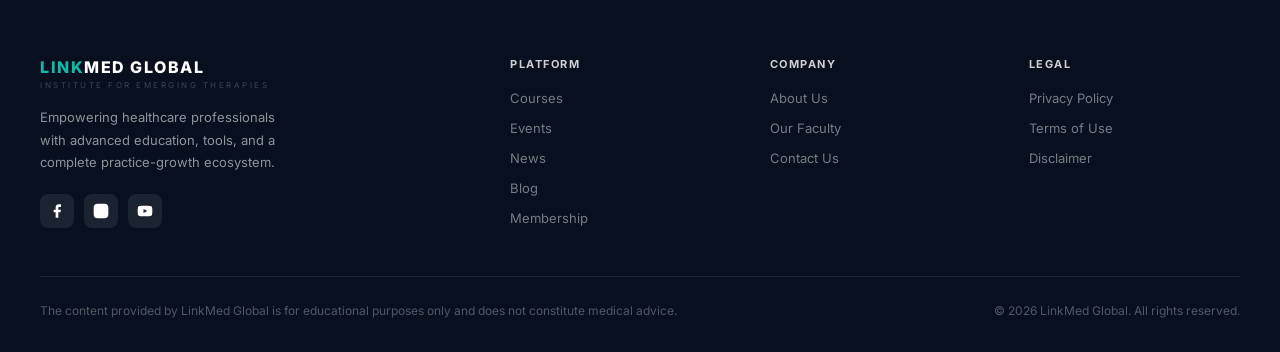
<file: news.html>
<!DOCTYPE html>
<html lang="en">
<head>
  <meta charset="UTF-8" />
  <meta name="viewport" content="width=device-width, initial-scale=1.0" />
  <title>News – LinkMed Global</title>
  <link rel="preconnect" href="https://fonts.googleapis.com" />
  <link rel="preconnect" href="https://fonts.gstatic.com" crossorigin />
  <link href="https://fonts.googleapis.com/css2?family=Inter:wght@300;400;500;600;700;800&display=swap" rel="stylesheet" />
  <link rel="stylesheet" href="theme-1.css" id="theme-stylesheet" />
  <link rel="stylesheet" href="theme-2.css" id="theme-stylesheet-light" media="none" />
  <link rel="stylesheet" href="theme-3.css" id="theme-stylesheet-gold" media="none" />
</head>
<body>

<header>
  <div class="header-inner">
    <a href="index.html" class="logo">
      <div class="logo-icon">
        <svg viewBox="0 0 52 52" fill="none" xmlns="http://www.w3.org/2000/svg">
          <path d="M18 6 C18 6 8 18 8 26 C8 31.5 12.5 36 18 36 C23.5 36 28 31.5 28 26 C28 18 18 6 18 6Z" fill="#1a2744" opacity=".85"/>
          <circle cx="36" cy="14" r="5" fill="none" stroke="#4a9ab5" stroke-width="2"/>
          <circle cx="44" cy="26" r="4" fill="none" stroke="#4a9ab5" stroke-width="2"/>
          <circle cx="36" cy="38" r="5" fill="none" stroke="#4a9ab5" stroke-width="2"/>
          <line x1="36" y1="19" x2="44" y2="22" stroke="#4a9ab5" stroke-width="1.5"/>
          <line x1="44" y1="30" x2="36" y2="33" stroke="#4a9ab5" stroke-width="1.5"/>
          <line x1="36" y1="19" x2="36" y2="33" stroke="#4a9ab5" stroke-width="1.5" opacity=".5"/>
        </svg>
      </div>
      <div class="logo-text-wrap">
        <div class="logo-name"><span>LINK</span>MED GLOBAL</div>
        <div class="logo-sub">Institute for Emerging Therapies</div>
      </div>
    </a>
    <nav id="main-nav">
      <a href="index.html">Home</a>
      <a href="about.html">About us</a>
      <a href="courses.html">Courses</a>
      <a href="events.html">Events</a>
      <a href="news.html" class="active">News</a>
      <a href="blog.html">Blog</a>
      <a href="membership.html">Membership</a>
      <a href="contact.html">Contact us</a>
      <a href="https://www.linkmedglobal.com/products/courses/dualpepcert" class="btn-nav-contact" target="_blank">Enroll Now</a>
    </nav>
    <button class="burger" id="burger" aria-label="Toggle menu">
      <span></span><span></span><span></span>
    </button>
  </div>
</header>

<!-- PAGE HERO -->
<section class="page-hero">
  <div class="page-hero-inner">
    <div class="section-label">Latest Updates</div>
    <h1>News & Research <span>From the Field</span></h1>
    <p>Curated articles on peptide therapy, regenerative medicine, and emerging clinical science — updated daily.</p>
  </div>
</section>

<!-- NEWS FEED -->
<section class="section">
  <div class="section-inner">

    <div class="news-filters">
      <button class="news-filter active" data-filter="all">All</button>
      <button class="news-filter" data-filter="peptides">Peptides</button>
      <button class="news-filter" data-filter="regenerative">Regenerative Medicine</button>
      <button class="news-filter" data-filter="longevity">Longevity</button>
      <button class="news-filter" data-filter="research">Research</button>
    </div>

    <div class="news-grid">

      <article class="news-card" data-category="peptides">
        <div class="news-card-meta">
          <span class="news-source">PubMed Central</span>
          <span class="news-date">Apr 25, 2026</span>
        </div>
        <h3 class="news-title"><a href="#" target="_blank" rel="noopener">BPC-157 Demonstrates Accelerated Tendon-to-Bone Healing in Rotator Cuff Repair Models</a></h3>
        <p class="news-excerpt">New preclinical data shows significant upregulation of growth factor expression and collagen organisation at repair sites treated with BPC-157, suggesting strong clinical translation potential.</p>
        <div class="news-card-footer">
          <span class="news-tag">Peptides</span>
          <a href="#" class="news-read-more" target="_blank" rel="noopener">Read Article →</a>
        </div>
      </article>

      <article class="news-card" data-category="regenerative">
        <div class="news-card-meta">
          <span class="news-source">Nature Medicine</span>
          <span class="news-date">Apr 22, 2026</span>
        </div>
        <h3 class="news-title"><a href="#" target="_blank" rel="noopener">Thymosin Beta-4 Fragment Activates Cardiac Progenitor Cells Post-Infarction</a></h3>
        <p class="news-excerpt">Researchers report that a synthetic TB-500 analogue triggers dormant epicardial progenitor cells to re-enter the cell cycle, opening new avenues for post-MI cardiac repair.</p>
        <div class="news-card-footer">
          <span class="news-tag">Regenerative Medicine</span>
          <a href="#" class="news-read-more" target="_blank" rel="noopener">Read Article →</a>
        </div>
      </article>

      <article class="news-card" data-category="longevity">
        <div class="news-card-meta">
          <span class="news-source">Frontiers in Endocrinology</span>
          <span class="news-date">Apr 19, 2026</span>
        </div>
        <h3 class="news-title"><a href="#" target="_blank" rel="noopener">CJC-1295/Ipamorelin Combination Shows Sustained IGF-1 Elevation Over 12 Weeks</a></h3>
        <p class="news-excerpt">A prospective study in healthy adults aged 40–65 found statistically significant improvements in lean mass, sleep quality, and recovery biomarkers with no adverse hormonal suppression.</p>
        <div class="news-card-footer">
          <span class="news-tag">Longevity</span>
          <a href="#" class="news-read-more" target="_blank" rel="noopener">Read Article →</a>
        </div>
      </article>

      <article class="news-card" data-category="peptides">
        <div class="news-card-meta">
          <span class="news-source">Journal of Clinical Investigation</span>
          <span class="news-date">Apr 16, 2026</span>
        </div>
        <h3 class="news-title"><a href="#" target="_blank" rel="noopener">GHK-Cu Peptide Reverses Age-Related Decline in Dermal Fibroblast Function</a></h3>
        <p class="news-excerpt">Human dermal fibroblasts treated with GHK-Cu exhibited restored mitochondrial membrane potential and increased collagen I synthesis, pointing to therapeutic applications in skin ageing and wound healing.</p>
        <div class="news-card-footer">
          <span class="news-tag">Peptides</span>
          <a href="#" class="news-read-more" target="_blank" rel="noopener">Read Article →</a>
        </div>
      </article>

      <article class="news-card" data-category="research">
        <div class="news-card-meta">
          <span class="news-source">The Lancet Healthy Longevity</span>
          <span class="news-date">Apr 12, 2026</span>
        </div>
        <h3 class="news-title"><a href="#" target="_blank" rel="noopener">Semax Neuropeptide Improves Cognitive Recovery in Post-COVID Patients: Phase II Data</a></h3>
        <p class="news-excerpt">Phase II trial results show Semax nasal spray significantly improved working memory, processing speed, and fatigue scores versus placebo in patients with persistent post-COVID cognitive symptoms.</p>
        <div class="news-card-footer">
          <span class="news-tag">Research</span>
          <a href="#" class="news-read-more" target="_blank" rel="noopener">Read Article →</a>
        </div>
      </article>

      <article class="news-card" data-category="regenerative">
        <div class="news-card-meta">
          <span class="news-source">Cell Reports Medicine</span>
          <span class="news-date">Apr 8, 2026</span>
        </div>
        <h3 class="news-title"><a href="#" target="_blank" rel="noopener">Exosome-Peptide Conjugates Enhance Cartilage Regeneration in Osteoarthritis Model</a></h3>
        <p class="news-excerpt">Combining extracellular vesicles with a COMP-binding peptide dramatically increased chondrocyte viability and reduced inflammatory cytokine burden in a murine knee OA model over 8 weeks.</p>
        <div class="news-card-footer">
          <span class="news-tag">Regenerative Medicine</span>
          <a href="#" class="news-read-more" target="_blank" rel="noopener">Read Article →</a>
        </div>
      </article>

    </div>
  </div>
</section>

<!-- CTA -->
<section class="cta-band">
  <h2>Stay Ahead of the Science</h2>
  <p>Join LinkMed Global and get curated clinical updates delivered to your inbox every week.</p>
  <a href="membership.html" class="btn-white">Explore Membership</a>
</section>

<footer>
  <div class="footer-inner">
    <div class="footer-brand">
      <div class="footer-logo-name"><span>LINK</span>MED GLOBAL</div>
      <div class="footer-logo-sub">Institute for Emerging Therapies</div>
      <p>Empowering healthcare professionals with advanced education, tools, and a complete practice-growth ecosystem.</p>
      <div class="social-links">
        <a href="#" class="social-link" aria-label="Facebook"><svg viewBox="0 0 24 24"><path d="M18 2h-3a5 5 0 00-5 5v3H7v4h3v8h4v-8h3l1-4h-4V7a1 1 0 011-1h3z"/></svg></a>
        <a href="#" class="social-link" aria-label="Instagram"><svg viewBox="0 0 24 24" fill="none" stroke="white" stroke-width="2"><rect x="2" y="2" width="20" height="20" rx="5"/><circle cx="12" cy="12" r="4"/><circle cx="17.5" cy="6.5" r="1" fill="white" stroke="none"/></svg></a>
        <a href="#" class="social-link" aria-label="YouTube"><svg viewBox="0 0 24 24"><path d="M22.54 6.42a2.78 2.78 0 00-1.95-1.96C18.88 4 12 4 12 4s-6.88 0-8.59.46A2.78 2.78 0 001.46 6.42 29 29 0 001 12a29 29 0 00.46 5.58 2.78 2.78 0 001.95 1.96C5.12 20 12 20 12 20s6.88 0 8.59-.46a2.78 2.78 0 001.95-1.96A29 29 0 0023 12a29 29 0 00-.46-5.58z"/><polygon points="9.75 15.02 15.5 12 9.75 8.98 9.75 15.02" fill="#1a2744"/></svg></a>
      </div>
    </div>
    <div class="footer-col"><h4>Platform</h4><ul><li><a href="courses.html">Courses</a></li><li><a href="events.html">Events</a></li><li><a href="news.html">News</a></li><li><a href="blog.html">Blog</a></li><li><a href="membership.html">Membership</a></li></ul></div>
    <div class="footer-col"><h4>Company</h4><ul><li><a href="about.html">About Us</a></li><li><a href="#">Our Faculty</a></li><li><a href="contact.html">Contact Us</a></li></ul></div>
    <div class="footer-col"><h4>Legal</h4><ul><li><a href="#">Privacy Policy</a></li><li><a href="#">Terms of Use</a></li><li><a href="#">Disclaimer</a></li></ul></div>
  </div>
  <div class="footer-bottom">
    <p>The content provided by LinkMed Global is for educational purposes only and does not constitute medical advice.</p>
    <span>© 2026 LinkMed Global. All rights reserved.</span>
  </div>
</footer>

<button class="theme-toggle-fixed" id="theme-toggle"></button>

<script>
  const burger = document.getElementById('burger');
  const mainNav = document.getElementById('main-nav');
  burger.addEventListener('click', () => { burger.classList.toggle('open'); mainNav.classList.toggle('open'); });
  mainNav.querySelectorAll('a').forEach(link => link.addEventListener('click', () => { burger.classList.remove('open'); mainNav.classList.remove('open'); }));

  const themeToggle = document.getElementById('theme-toggle');
  const sheet1 = document.getElementById('theme-stylesheet');
  const sheet2 = document.getElementById('theme-stylesheet-light');
  const sheet3 = document.getElementById('theme-stylesheet-gold');
  const themes = ['dark', 'light', 'gold'];
  function setTheme(theme) {
    sheet1.media = theme === 'dark' ? 'all' : 'none';
    sheet2.media = theme === 'light' ? 'all' : 'none';
    sheet3.media = theme === 'gold' ? 'all' : 'none';
    themeToggle.textContent = { dark: 'theme 1', light: 'theme 2', gold: 'theme 3' }[theme];
    document.documentElement.style.colorScheme = theme === 'dark' ? 'dark' : 'light';
    localStorage.setItem('theme', theme);
  }
  const savedTheme = localStorage.getItem('theme') || 'dark';
  setTheme(themes.includes(savedTheme) ? savedTheme : 'dark');
  themeToggle.addEventListener('click', () => {
    const cur = localStorage.getItem('theme') || 'dark';
    setTheme(themes[(themes.indexOf(cur) + 1) % themes.length]);
  });

  // Filter tabs
  const filters = document.querySelectorAll('.news-filter');
  const cards = document.querySelectorAll('.news-card');
  filters.forEach(btn => {
    btn.addEventListener('click', () => {
      filters.forEach(b => b.classList.remove('active'));
      btn.classList.add('active');
      const f = btn.dataset.filter;
      cards.forEach(card => {
        card.style.display = (f === 'all' || card.dataset.category === f) ? '' : 'none';
      });
    });
  });
</script>
</body>
</html>
</file>
<file: theme-1.css>
*, *::before, *::after { box-sizing: border-box; margin: 0; padding: 0; }

:root {
  --navy:      #0f172a;
  --navy-mid:  #1e293b;
  --teal:      #0d9488;
  --teal-light:#14b8a6;
  --gold:      #f97316;
  --white:     #ffffff;
  --off-white: #f8fafc;
  --gray-50:   #f1f5f9;
  --gray-100:  #e2e8f0;
  --gray-300:  #cbd5e1;
  --gray-500:  #64748b;
  --gray-700:  #334155;
  --font: 'Inter', sans-serif;
  --radius: 10px;
  --shadow: 0 2px 16px rgba(15,23,42,.08);
  --shadow-md: 0 4px 24px rgba(15,23,42,.12);
  --shadow-lg: 0 8px 40px rgba(15,23,42,.18);
}

html { scroll-behavior: smooth; }
body { font-family: var(--font); color: var(--navy); background: var(--white); }
img  { max-width: 100%; display: block; }
a    { text-decoration: none; color: inherit; }

/* ─── HEADER ─────────────────────────────── */
header {
  position: sticky; top: 0; z-index: 100;
  background: white;
  border-bottom: 1px solid var(--gray-100);
  box-shadow: 0 1px 12px rgba(15,23,42,.06);
}
.header-inner {
  max-width: 1200px; margin: 0 auto;
  display: flex; align-items: center; justify-content: space-between;
  padding: 0 32px; height: 76px;
}

/* Logo */
.logo { display: flex; align-items: center; gap: 10px; }
.logo-icon {
  width: 52px; height: 52px;
  display: flex; align-items: center; justify-content: center;
}
.logo-icon svg { width: 52px; height: 52px; }
.logo-text-wrap { display: flex; flex-direction: column; line-height: 1; }
.logo-name {
  font-size: 17px; font-weight: 800; letter-spacing: 1.5px;
  text-transform: uppercase; color: var(--teal);
}
.logo-name span { color: var(--navy); }
.logo-sub {
  font-size: 8px; letter-spacing: 2.5px; text-transform: uppercase;
  color: var(--navy); opacity: .55; margin-top: 3px;
}

/* Nav */
nav { display: flex; align-items: center; gap: 4px; }
nav a {
  font-size: 14px; font-weight: 500; color: var(--gray-700);
  padding: 8px 16px; border-radius: 8px;
  transition: color .2s, background .2s;
}
nav a:hover { color: var(--teal); background: var(--gray-50); }
nav a.active { color: var(--teal); font-weight: 600; }
.btn-nav-contact {
  font-size: 14px !important; font-weight: 600 !important;
  background: var(--teal) !important; color: white !important;
  padding: 8px 20px !important; border-radius: 8px !important;
  transition: background .2s !important;
}
.btn-nav-contact:hover { background: var(--teal-light) !important; }

/* ─── HERO SLIDER ────────────────────────── */
.hero-slider {
  position: relative; overflow: hidden;
  height: 600px;
}
.hs-slide {
  position: absolute; inset: 0;
  background-size: cover; background-position: center;
  opacity: 0; transition: opacity 1s ease;
  /* fallback colour while images load */
  background-color: #0f172a;
}
.hs-slide.hs-active { opacity: 1; }
.hs-overlay {
  position: absolute; inset: 0; pointer-events: none;
  background: linear-gradient(
    to right,
    rgba(10,18,40,.72) 0%,
    rgba(10,18,40,.52) 55%,
    rgba(10,18,40,.2) 100%
  );
}
.hs-content {
  position: absolute; inset: 0; z-index: 10;
  display: flex; flex-direction: column; justify-content: center;
  max-width: 960px; padding: 0 64px; text-align: left;
}
.hero-eyebrow {
  display: inline-flex; align-items: center; gap: 8px;
  background: rgba(13,148,136,.2); border: 1px solid rgba(13,148,136,.35);
  color: var(--teal-light); font-size: 12px; font-weight: 600; letter-spacing: .5px;
  padding: 6px 14px; border-radius: 100px; margin-bottom: 28px; width: fit-content;
}
.hs-content h1 {
  font-size: clamp(32px, 4.5vw, 56px); font-weight: 800;
  color: white; line-height: 1.1; margin-bottom: 20px; letter-spacing: -.5px;
}
.hs-content h1 span { color: var(--teal-light); }
.hs-content p {
  font-size: 17px; color: rgba(255,255,255,.7);
  line-height: 1.75; max-width: 740px; margin-bottom: 40px;
}
.hero-btns { display: flex; gap: 14px; flex-wrap: wrap; }
/* Arrows */
.hs-arrow {
  position: absolute; top: 50%; transform: translateY(-50%); z-index: 20;
  background: rgba(255,255,255,.12); border: 1px solid rgba(255,255,255,.2);
  color: white; border-radius: 50%; width: 44px; height: 44px;
  display: flex; align-items: center; justify-content: center;
  cursor: pointer; transition: background .2s;
}
.hs-arrow:hover { background: rgba(255,255,255,.25); }
.hs-prev { left: 20px; }
.hs-next { right: 20px; }
/* Dots */
.hs-dots {
  position: absolute; bottom: 24px; left: 50%; transform: translateX(-50%);
  display: flex; gap: 8px; z-index: 20;
}
.hs-dot {
  width: 8px; height: 8px; border-radius: 50%;
  background: rgba(255,255,255,.4); border: none; cursor: pointer;
  transition: background .25s, transform .25s;
  padding: 0;
}
.hs-dot.hs-dot-active { background: var(--teal-light); transform: scale(1.3); }
.btn-primary {
  background: var(--teal); color: white;
  padding: 14px 32px; border-radius: 8px;
  font-size: 15px; font-weight: 600;
  box-shadow: 0 4px 14px rgba(13,148,136,.4);
  transition: background .2s;
}
.btn-primary:hover { background: #0a7d77; }
.btn-outline {
  background: transparent; color: rgba(255,255,255,.85);
  padding: 13px 32px; border-radius: 8px;
  font-size: 15px; font-weight: 600;
  border: 1.5px solid rgba(255,255,255,.3);
  transition: border-color .2s, color .2s, background .2s;
}
.btn-outline:hover { border-color: white; color: white; background: rgba(255,255,255,.07); }

/* ─── SECTION COMMONS ────────────────────── */
.section { padding: 88px 32px; }
.section-inner { max-width: 1200px; margin: 0 auto; }
.section-label {
  font-size: 11px; font-weight: 700; letter-spacing: 2.5px;
  text-transform: uppercase; color: var(--teal);
  display: inline-flex; align-items: center; gap: 8px; margin-bottom: 14px;
}
.section-label::before {
  content: ''; width: 20px; height: 2px; background: var(--teal); border-radius: 2px;
}
.section-title {
  font-size: clamp(26px, 3vw, 40px); font-weight: 800;
  color: var(--navy); line-height: 1.15; margin-bottom: 14px;
  letter-spacing: -.3px;
}
.section-sub {
  font-size: 16px; color: var(--gray-500); line-height: 1.75;
  max-width: 580px; margin-bottom: 52px;
}

/* ─── CARDS ──────────────────────────────── */
.cards-section { background: var(--gray-50); }
.cards { display: grid; grid-template-columns: repeat(3, 1fr); gap: 24px; }
.card {
  border-radius: var(--radius); overflow: hidden;
  box-shadow: var(--shadow);
  border: 1px solid var(--gray-100);
  transition: transform .25s, box-shadow .25s;
  background: white;
  position: relative;
}
.card::after {
  content: ''; position: absolute; top: 0; left: 0; right: 0;
  height: 3px; background: var(--teal);
  transform: scaleX(0); transform-origin: left;
  transition: transform .3s;
}
.card:hover::after { transform: scaleX(1); }
.card:hover { transform: translateY(-4px); box-shadow: var(--shadow-lg); }
.card-img { height: 200px; overflow: hidden; }
.card-img img { width: 100%; height: 100%; object-fit: cover; transition: transform .5s; }
.card:hover .card-img img { transform: scale(1.06); }
.card-body { padding: 22px 22px 26px; }
.card-tag {
  font-size: 11px; font-weight: 700; letter-spacing: 1.2px;
  text-transform: uppercase; color: var(--teal); margin-bottom: 8px;
}
.card-title { font-size: 17px; font-weight: 700; color: var(--navy); margin-bottom: 10px; }
.card-text  { font-size: 14px; color: var(--gray-500); line-height: 1.65; margin-bottom: 20px; }
.btn-link {
  display: inline-flex; align-items: center; gap: 6px;
  font-size: 14px; font-weight: 600; color: var(--teal);
  transition: gap .2s;
}
.btn-link:hover { gap: 10px; }
.btn-link svg { width: 16px; height: 16px; }

/* ─── ABOUT / FUTURE ─────────────────────── */
.about { background: white; }
.about-inner {
  max-width: 1200px; margin: 0 auto;
  display: grid; grid-template-columns: 1fr 1fr; gap: 72px; align-items: center;
}
.about-img {
  border-radius: 16px; overflow: hidden; box-shadow: var(--shadow-md);
  position: relative;
}
.about-img::before {
  content: ''; position: absolute; inset: -8px; z-index: -1;
  background: var(--teal); border-radius: 20px; opacity: .12;
}
.about-img img { width: 100%; height: 400px; object-fit: cover; }
.about h2 { font-size: clamp(24px, 2.8vw, 36px); font-weight: 800; color: var(--navy); line-height: 1.25; margin-bottom: 18px; letter-spacing: -.3px; }
.about h2 em { color: var(--teal); font-style: normal; }
.about p { font-size: 15px; color: var(--gray-500); line-height: 1.8; margin-bottom: 14px; }
.check-list { list-style: none; margin-top: 24px; display: flex; flex-direction: column; gap: 10px; }
.check-list li {
  display: flex; align-items: flex-start; gap: 10px;
  font-size: 14px; color: var(--gray-700); background: var(--gray-50);
  padding: 10px 14px; border-radius: 8px;
  border-left: 3px solid var(--teal);
}
.check-list li svg { width: 16px; height: 16px; min-width: 16px; margin-top: 1px; stroke: var(--teal); }

/* ─── STATS ──────────────────────────────── */
.stats {
  background: linear-gradient(135deg, #0f172a 0%, #134e4a 100%);
  padding: 72px 32px;
}
.stats-inner { max-width: 1200px; margin: 0 auto; }
.stats-grid {
  display: grid; grid-template-columns: repeat(4, 1fr);
  gap: 1px; background: rgba(255,255,255,.08);
  border-radius: 16px; overflow: hidden;
}
.stat-item {
  text-align: center; padding: 40px 20px;
  background: rgba(255,255,255,.03);
  transition: background .2s;
}
.stat-item:hover { background: rgba(13,148,136,.12); }
.stat-number { font-size: 48px; font-weight: 800; color: white; line-height: 1; margin-bottom: 8px; }
.stat-number span { color: var(--teal-light); }
.stat-label { font-size: 13px; color: rgba(255,255,255,.55); line-height: 1.5; }
.stats-title { font-size: clamp(22px, 2.8vw, 34px); font-weight: 800; color: white; text-align: center; margin-bottom: 40px; letter-spacing: -.3px; }

/* ─── COURSES ─────────────────────────────── */
.courses-section { background: var(--off-white); }
.courses-grid { display: grid; grid-template-columns: repeat(2, 1fr); gap: 24px; }
.course-card {
  border-radius: var(--radius); overflow: hidden; display: flex;
  border: 1px solid var(--gray-100); box-shadow: var(--shadow);
  transition: transform .25s, box-shadow .25s; background: white;
}
.course-card:hover { transform: translateY(-4px); box-shadow: var(--shadow-lg); }
.course-img { width: 160px; min-width: 160px; overflow: hidden; position: relative; }
.course-img img { width: 105%; height: 110%; top:-5%;position: absolute; object-fit: cover; }
.course-body { padding: 22px; display: flex; flex-direction: column; border-left: 3px solid var(--gray-100); transition: border-color .2s; }
.course-card:hover .course-body { border-left-color: var(--teal); }
.course-level { font-size: 10px; font-weight: 700; letter-spacing: 1.2px; text-transform: uppercase; color: var(--gold); margin-bottom: 8px; }
.course-title { font-size: 15px; font-weight: 700; color: var(--navy); margin-bottom: 8px; line-height: 1.35; }
.course-desc  { font-size: 13px; color: var(--gray-500); line-height: 1.6; flex: 1; margin-bottom: 16px; }
.course-footer { display: flex; align-items: center; justify-content: space-between; }
.course-meta  { font-size: 11px; color: var(--gray-500); }
.btn-sm {
  background: var(--teal); color: white;
  padding: 7px 16px; border-radius: 6px;
  font-size: 12px; font-weight: 600;
  transition: background .2s;
}
.btn-sm:hover { background: var(--teal-light); }
.course-coming-soon {
  font-size: 11px; font-weight: 700; letter-spacing: .04em; text-transform: uppercase;
  color: var(--gray-500); border: 1.5px solid var(--gray-500);
  padding: 5px 12px; border-radius: 20px; opacity: .7;
}
.courses-more { text-align: center; margin-top: 40px; }

/* ─── EVENTS ──────────────────────────────── */
.events-section { background: white; }
.event-card {
  border-radius: 16px; overflow: hidden;
  display: grid; grid-template-columns: 1fr 1fr;
  box-shadow: var(--shadow-md); border: 1px solid var(--gray-100);
}
.event-img { overflow: hidden; }
.event-img img { width: 100%; height: 100%; object-fit: cover; min-height: 360px; }
.event-body { padding: 48px 44px; display: flex; flex-direction: column; justify-content: center; background: var(--gray-50); }
.event-tag {
  font-size: 11px; font-weight: 700; letter-spacing: 1.2px; text-transform: uppercase;
  color: var(--gold); background: rgba(249,115,22,.1);
  display: inline-block; padding: 5px 12px; border-radius: 6px; margin-bottom: 16px; align-self: flex-start;
}
.event-title { font-size: 22px; font-weight: 800; color: var(--navy); line-height: 1.3; margin-bottom: 16px; letter-spacing: -.2px; }
.event-desc  { font-size: 15px; color: var(--gray-500); line-height: 1.75; margin-bottom: 28px; }
.event-meta  { display: flex; gap: 20px; flex-wrap: wrap; margin-bottom: 28px; }
.event-meta-item { display: flex; align-items: center; gap: 6px; font-size: 13px; color: var(--gray-500); }
.event-meta-item svg { width: 14px; height: 14px; stroke: var(--teal); flex-shrink: 0; }
.event-topics { display: flex; flex-wrap: wrap; gap: 8px; margin-bottom: 28px; }
.event-topic-pill {
  font-size: 11px; font-weight: 600; letter-spacing: .5px;
  padding: 4px 12px; border-radius: 20px;
  background: rgba(13,148,136,.12); color: var(--teal); border: 1px solid rgba(13,148,136,.25);
}

/* ─── MEMBERSHIP ─────────────────────────── */
.membership-section { background: var(--navy); }
.membership-section .section-title { color: white; }
.membership-section .section-sub { color: rgba(255,255,255,.6); }
.membership-section .section-label { color: var(--teal-light); }
.membership-section .section-label::before { background: var(--teal-light); }
.membership-inner {
  max-width: 1200px; margin: 0 auto;
  display: grid; grid-template-columns: 1fr 1fr; gap: 64px; align-items: center;
}
.membership-img { border-radius: 16px; overflow: hidden; box-shadow: var(--shadow-lg); }
.membership-img img { width: 100%; height: 460px; object-fit: cover; }
.benefits { display: flex; flex-direction: column; gap: 12px; margin-top: 28px; }
.benefit {
  display: flex; gap: 14px; align-items: flex-start;
  padding: 16px 18px; border-radius: 10px;
  background: rgba(255,255,255,.05);
  border: 1px solid rgba(255,255,255,.08);
  transition: background .2s, border-color .2s;
}
.benefit:hover { background: rgba(13,148,136,.15); border-color: rgba(13,148,136,.3); }
.benefit-icon {
  width: 38px; height: 38px; min-width: 38px; border-radius: 8px;
  background: rgba(13,148,136,.2);
  display: flex; align-items: center; justify-content: center;
}
.benefit-icon svg { width: 18px; height: 18px; stroke: var(--teal-light); }
.benefit-title { font-size: 14px; font-weight: 700; color: white; margin-bottom: 3px; }
.benefit-desc  { font-size: 13px; color: rgba(255,255,255,.5); line-height: 1.5; }
.membership-cta { margin-top: 32px; }

/* ─── CTA BAND ────────────────────────────── */
.cta-band {
  background: var(--teal);
  padding: 80px 32px; text-align: center; color: white;
  position: relative; overflow: hidden;
}
.cta-band::before {
  content: ''; position: absolute; inset: 0;
  background: radial-gradient(circle 400px at 80% 50%, rgba(255,255,255,.08) 0%, transparent 70%);
  pointer-events: none;
}
.cta-band h2 { font-size: clamp(26px, 3vw, 42px); font-weight: 800; margin-bottom: 14px; position: relative; }
.cta-band p { font-size: 17px; color: rgba(255,255,255,.8); max-width: 480px; margin: 0 auto 36px; line-height: 1.7; position: relative; }
.btn-white {
  display: inline-block; background: white; color: var(--teal);
  padding: 14px 36px; border-radius: 8px;
  font-size: 15px; font-weight: 700;
  box-shadow: 0 4px 20px rgba(0,0,0,.15);
  transition: background .2s;
  position: relative;
}
.btn-white:hover { background: #f0fdf4; }

/* ─── FOOTER ──────────────────────────────── */
footer { background: #080f1e; color: rgba(255,255,255,.55); padding: 64px 32px 32px; }
.footer-inner {
  max-width: 1200px; margin: 0 auto;
  display: grid; grid-template-columns: 2fr 1fr 1fr 1fr; gap: 48px;
  margin-bottom: 48px;
}
.footer-brand p { font-size: 13px; line-height: 1.75; margin: 16px 0 20px; max-width: 260px; }
.footer-logo-name { font-size: 16px; font-weight: 800; letter-spacing: 1.5px; text-transform: uppercase; color: white; }
.footer-logo-name span { color: var(--teal-light); }
.footer-logo-sub { font-size: 8px; letter-spacing: 2.5px; text-transform: uppercase; opacity: .4; margin-top: 3px; }
.social-links { display: flex; gap: 10px; }
.social-link {
  width: 34px; height: 34px; background: rgba(255,255,255,.08);
  border-radius: 8px; display: flex; align-items: center; justify-content: center;
  transition: background .2s;
}
.social-link:hover { background: var(--teal); }
.social-link svg { width: 16px; height: 16px; fill: white; }
.footer-col h4 {
  font-size: 11px; font-weight: 700; letter-spacing: 1.5px;
  text-transform: uppercase; color: rgba(255,255,255,.8); margin-bottom: 16px;
}
.footer-col ul { list-style: none; display: flex; flex-direction: column; gap: 10px; }
.footer-col ul li a { font-size: 13px; color: rgba(255,255,255,.45); transition: color .2s; }
.footer-col ul li a:hover { color: var(--teal-light); }
.footer-bottom {
  max-width: 1200px; margin: 0 auto;
  padding-top: 24px; border-top: 1px solid rgba(255,255,255,.08);
  display: flex; justify-content: space-between; align-items: center;
  gap: 20px; flex-wrap: wrap;
}
.footer-bottom p   { font-size: 12px; color: rgba(255,255,255,.3); max-width: 640px; line-height: 1.6; }
.footer-bottom span { font-size: 12px; color: rgba(255,255,255,.3); white-space: nowrap; }

/* ─── THEME TOGGLE ─────────────────────── */
.theme-toggle-fixed {
  position: fixed; bottom: 32px; right: 32px; z-index: 999;
  background: var(--navy); color: white;
  border: 1px solid rgba(13,148,136,.3);
  padding: 10px 14px; border-radius: 6px;
  font-size: 12px; font-weight: 600;
  cursor: pointer; transition: all .2s;
  box-shadow: 0 4px 12px rgba(0,0,0,.2);
}
.theme-toggle-fixed:hover {
  background: var(--navy-mid);
  border-color: var(--teal);
  box-shadow: 0 6px 16px rgba(13,148,136,.2);
}

/* ─── PAGE HERO ──────────────────────────── */
.page-hero {
  background: linear-gradient(135deg, #0f172a 0%, #1e293b 50%, #134e4a 100%);
  padding: 72px 32px 80px; text-align: center; position: relative; overflow: hidden;
}
.page-hero-inner { max-width: 720px; margin: 0 auto; position: relative; }
.page-hero h1 { font-size: clamp(28px, 4vw, 48px); font-weight: 800; color: white; line-height: 1.15; margin: 12px 0 16px; letter-spacing: -.3px; }
.page-hero h1 span { color: var(--teal-light); }
.page-hero p { font-size: 16px; color: rgba(255,255,255,.6); line-height: 1.75; max-width: 540px; margin: 0 auto; }

/* ─── TEAM ───────────────────────────────── */
.team-grid { display: grid; grid-template-columns: repeat(4,1fr); gap: 20px; margin-top: 8px; }
.team-card { background: var(--gray-50); border: 1px solid var(--gray-100); border-radius: var(--radius); padding: 24px 20px; text-align: center; transition: transform .2s, box-shadow .2s; }
.team-card:hover { transform: translateY(-3px); box-shadow: var(--shadow-md); }
.team-avatar { width: 52px; height: 52px; border-radius: 50%; background: var(--teal); color: white; font-size: 15px; font-weight: 700; display: flex; align-items: center; justify-content: center; margin: 0 auto 12px; }
.team-name { font-size: 15px; font-weight: 700; color: var(--navy); margin-bottom: 3px; }
.team-role { font-size: 11px; font-weight: 600; color: var(--teal); text-transform: uppercase; letter-spacing: .8px; margin-bottom: 10px; }
.team-bio { font-size: 13px; color: var(--gray-500); line-height: 1.6; }

/* ─── PRICING ────────────────────────────── */
.pricing-grid { display: grid; grid-template-columns: repeat(3,1fr); gap: 20px; margin-top: 8px; }
.pricing-card { background: white; border: 1px solid var(--gray-100); border-radius: 12px; padding: 28px 24px; display: flex; flex-direction: column; gap: 6px; position: relative; box-shadow: var(--shadow); }
.pricing-card--featured { border-color: var(--teal); box-shadow: 0 0 0 1px var(--teal), var(--shadow-md); }
.pricing-badge { position: absolute; top: -11px; left: 50%; transform: translateX(-50%); background: var(--teal); color: white; font-size: 10px; font-weight: 700; letter-spacing: 1px; text-transform: uppercase; padding: 4px 12px; border-radius: 20px; }
.pricing-name { font-size: 13px; font-weight: 700; text-transform: uppercase; letter-spacing: 1.2px; color: var(--gray-500); }
.pricing-price { font-size: 38px; font-weight: 800; color: var(--navy); line-height: 1; margin: 4px 0 6px; }
.pricing-price span { font-size: 15px; font-weight: 500; color: var(--gray-500); }
.pricing-desc { font-size: 13px; color: var(--gray-500); line-height: 1.6; margin-bottom: 8px; }
.pricing-list { list-style: none; display: flex; flex-direction: column; gap: 8px; flex: 1; margin-bottom: 20px; }
.pricing-list li { display: flex; align-items: flex-start; gap: 8px; font-size: 13px; color: var(--gray-700); }
.pricing-list li svg { width: 14px; min-width: 14px; height: 14px; margin-top: 2px; stroke: var(--teal); }

/* ─── TESTIMONIALS ───────────────────────── */
.testimonials-grid { display: grid; grid-template-columns: repeat(3,1fr); gap: 20px; margin-top: 8px; }
.testimonial-card { background: var(--gray-50); border: 1px solid var(--gray-100); border-radius: var(--radius); padding: 24px; }
.testimonial-text { font-size: 14px; color: var(--gray-700); line-height: 1.7; margin-bottom: 20px; font-style: italic; }
.testimonial-author { display: flex; align-items: center; gap: 12px; }
.testimonial-avatar { width: 40px; height: 40px; border-radius: 50%; background: var(--teal); color: white; font-size: 13px; font-weight: 700; display: flex; align-items: center; justify-content: center; flex-shrink: 0; }
.testimonial-name { font-size: 13px; font-weight: 700; color: var(--navy); }
.testimonial-role { font-size: 12px; color: var(--gray-500); }

/* ─── CONTACT ────────────────────────────── */
.contact-inner { max-width: 1100px; margin: 0 auto; display: grid; grid-template-columns: 1fr 380px; gap: 48px; align-items: start; }
.contact-form-wrap { background: white; border: 1px solid var(--gray-100); border-radius: 12px; padding: 36px; box-shadow: var(--shadow); }
.contact-form { display: flex; flex-direction: column; gap: 16px; }
.form-row { display: grid; grid-template-columns: 1fr 1fr; gap: 16px; }
.form-group { display: flex; flex-direction: column; gap: 6px; }
.form-group label { font-size: 12px; font-weight: 600; color: var(--gray-700); text-transform: uppercase; letter-spacing: .5px; }
.form-group input, .form-group select, .form-group textarea {
  padding: 10px 14px; border-radius: 8px; border: 1px solid var(--gray-300);
  font-family: var(--font); font-size: 14px; color: var(--navy);
  background: var(--gray-50); transition: border-color .2s, box-shadow .2s; outline: none;
}
.form-group input:focus, .form-group select:focus, .form-group textarea:focus {
  border-color: var(--teal); box-shadow: 0 0 0 3px rgba(13,148,136,.1);
}
.form-group textarea { resize: vertical; }
.contact-info { display: flex; flex-direction: column; gap: 4px; }
.contact-info-block { display: flex; align-items: flex-start; gap: 14px; padding: 16px; border-radius: 10px; background: var(--gray-50); border: 1px solid var(--gray-100); }
.contact-info-icon { width: 36px; height: 36px; min-width: 36px; border-radius: 8px; background: rgba(13,148,136,.1); display: flex; align-items: center; justify-content: center; }
.contact-info-icon svg { width: 16px; height: 16px; stroke: var(--teal); }
.contact-info-label { font-size: 11px; font-weight: 700; text-transform: uppercase; letter-spacing: .8px; color: var(--gray-500); margin-bottom: 2px; }
.contact-info-value { font-size: 14px; font-weight: 600; color: var(--navy); }
.contact-social { padding: 16px; }

/* ─── FAQ ────────────────────────────────── */
.faq-grid { display: grid; grid-template-columns: repeat(2,1fr); gap: 16px; margin-top: 8px; }
.faq-item { background: white; border: 1px solid var(--gray-100); border-radius: var(--radius); padding: 20px 22px; }
.faq-q { font-size: 14px; font-weight: 700; color: var(--navy); margin-bottom: 8px; }
.faq-a { font-size: 13px; color: var(--gray-500); line-height: 1.65; }

/* ─── FILTER BAR ─────────────────────────── */
.filter-bar { display: flex; gap: 8px; flex-wrap: wrap; margin-bottom: 32px; }
.filter-btn { padding: 7px 16px; border-radius: 20px; border: 1px solid var(--gray-300); background: white; font-family: var(--font); font-size: 13px; font-weight: 500; color: var(--gray-700); cursor: pointer; transition: all .2s; }
.filter-btn.active, .filter-btn:hover { background: var(--teal); color: white; border-color: var(--teal); }

/* ─── RESPONSIVE ─────────────────────────── */
@media (max-width: 1024px) {
  .about-inner, .membership-inner { grid-template-columns: 1fr; }
  .about-img, .membership-img { display: none; }
  .stats-grid { grid-template-columns: repeat(2, 1fr); }
  .footer-inner { grid-template-columns: 1fr 1fr; gap: 32px; }
  .team-grid { grid-template-columns: repeat(2,1fr); }
  .pricing-grid { grid-template-columns: 1fr; max-width: 420px; margin-inline: auto; }
  .testimonials-grid { grid-template-columns: 1fr; }
  .contact-inner { grid-template-columns: 1fr; }
  .faq-grid { grid-template-columns: 1fr; }
}
/* ─── BURGER ──────────────────────────────── */
.burger {
  display: none;
  flex-direction: column; justify-content: center; gap: 5px;
  width: 40px; height: 40px; padding: 8px;
  background: none; border: none; cursor: pointer;
}
.burger span {
  display: block; height: 2px; border-radius: 2px;
  background: var(--navy); transition: all .25s;
}
.burger.open span:nth-child(1) { transform: translateY(7px) rotate(45deg); }
.burger.open span:nth-child(2) { opacity: 0; }
.burger.open span:nth-child(3) { transform: translateY(-7px) rotate(-45deg); }

/* ─── NEWS ───────────────────────────────── */
.news-filters {
  display: flex; gap: 10px; flex-wrap: wrap; margin-bottom: 36px;
}
.news-filter {
  background: var(--gray-50); border: 1.5px solid var(--gray-100);
  color: var(--gray-700); font-size: 13px; font-weight: 600;
  padding: 7px 18px; border-radius: 20px; cursor: pointer;
  font-family: var(--font); transition: all .2s;
}
.news-filter:hover { border-color: var(--teal); color: var(--teal); }
.news-filter.active { background: var(--teal); border-color: var(--teal); color: white; }
.news-grid {
  display: grid; grid-template-columns: repeat(auto-fill, minmax(340px, 1fr)); gap: 24px;
}
.news-card {
  background: var(--off-white); border: 1px solid var(--gray-100);
  border-radius: 14px; padding: 24px;
  display: flex; flex-direction: column; gap: 12px;
  transition: box-shadow .2s, transform .2s;
}
.news-card:hover { box-shadow: var(--shadow-md); transform: translateY(-2px); }
.news-card-meta { display: flex; align-items: center; justify-content: space-between; }
.news-source {
  font-size: 11px; font-weight: 700; letter-spacing: .05em; text-transform: uppercase;
  color: var(--teal);
}
.news-date { font-size: 12px; color: var(--gray-500); }
.news-title { font-size: 16px; font-weight: 700; line-height: 1.4; flex: 1; }
.news-title a { color: var(--navy); transition: color .2s; }
.news-title a:hover { color: var(--teal); }
.news-excerpt { font-size: 13px; color: var(--gray-500); line-height: 1.65; }
.news-card-footer { display: flex; align-items: center; justify-content: space-between; margin-top: 4px; }
.news-tag {
  font-size: 11px; font-weight: 600; color: var(--gray-500);
  background: var(--gray-100); padding: 4px 10px; border-radius: 12px;
}
.news-read-more { font-size: 13px; font-weight: 600; color: var(--teal); transition: opacity .2s; }
.news-read-more:hover { opacity: .75; }

/* ─── BLOG ───────────────────────────────── */
.blog-grid {
  display: grid; grid-template-columns: repeat(auto-fill, minmax(340px, 1fr)); gap: 28px;
}
.blog-card {
  background: var(--off-white); border: 1px solid var(--gray-100);
  border-radius: 16px; overflow: hidden;
  display: flex; flex-direction: column;
  transition: box-shadow .2s, transform .2s;
}
.blog-card:hover { box-shadow: var(--shadow-md); transform: translateY(-3px); }
.blog-card-img { position: relative; height: 200px; overflow: hidden; }
.blog-card-img img { width: 100%; height: 100%; object-fit: cover; display: block; transition: transform .4s; }
.blog-card:hover .blog-card-img img { transform: scale(1.04); }
.blog-category {
  position: absolute; top: 14px; left: 14px;
  font-size: 11px; font-weight: 700; letter-spacing: .05em; text-transform: uppercase;
  background: var(--teal); color: white;
  padding: 5px 12px; border-radius: 20px;
}
.blog-card-body { padding: 22px; display: flex; flex-direction: column; gap: 10px; flex: 1; }
.blog-meta { display: flex; gap: 12px; font-size: 12px; color: var(--gray-500); }
.blog-author { font-weight: 600; }
.blog-title { font-size: 17px; font-weight: 700; line-height: 1.35; color: var(--navy); }
.blog-excerpt { font-size: 13px; color: var(--gray-500); line-height: 1.65; flex: 1; }

@media (max-width: 1024px) {
  .team-grid { grid-template-columns: 1fr 1fr; }
  .form-row { grid-template-columns: 1fr; }
  .burger { display: flex; }
  nav {
    display: flex; flex-direction: column; gap: 4px;
    position: absolute; top: 76px; left: 0; right: 0;
    background: white; padding: 12px 16px 16px;
    border-bottom: 1px solid var(--gray-100);
    box-shadow: 0 8px 24px rgba(15,23,42,.08);
    transform: translateY(-8px); opacity: 0; pointer-events: none;
    transition: opacity .2s, transform .2s;
  }
  nav.open { opacity: 1; transform: translateY(0); pointer-events: all; }
  nav a { padding: 10px 14px; border-radius: 8px; font-size: 15px; }
  .btn-nav-contact { text-align: center; margin-top: 4px; }
  .cards { grid-template-columns: 1fr; }
  .courses-grid { grid-template-columns: 1fr; }
  .course-card { flex-direction: column; }
  .course-img { width: 100%; height: 160px; }
  .event-card { grid-template-columns: 1fr; }
  .footer-inner { grid-template-columns: 1fr; }
  .hero-slider { height: 520px; }
  .hs-content { padding: 0 24px; }
  .hs-content h1 { font-size: 28px; }
  .hs-prev { left: 10px; }
  .hs-next { right: 10px; }
}
</file>
<file: theme-2.css>
*, *::before, *::after { box-sizing: border-box; margin: 0; padding: 0; }

:root {
  --navy:      #2655de;
  --navy-mid:  #3b64e0;
  --teal:      #167cf9;
  --teal-light:#2585fa;
  --gold:      #fbbf24;
  --white:     #ffffff;
  --off-white: #f0f9ff;
  --gray-50:   #f8fafc;
  --gray-100:  #f1f5f9;
  --gray-300:  #cbd5e1;
  --gray-500:  #64748b;
  --gray-700:  #334155;
  --font: 'Inter', sans-serif;
  --radius: 10px;
  --shadow: 0 2px 16px rgba(91,124,220,.05);
  --shadow-md: 0 4px 24px rgba(91,124,220,.07);
  --shadow-lg: 0 8px 40px rgba(91,124,220,.1);
}

html { scroll-behavior: smooth; }
body { font-family: var(--font); color: var(--navy); background: var(--white); }
img  { max-width: 100%; display: block; }
a    { text-decoration: none; color: inherit; }

/* ─── HEADER ─────────────────────────────── */
header {
  position: sticky; top: 0; z-index: 100;
  background: white;
  border-bottom: 2px solid var(--gray-100);
  box-shadow: 0 1px 12px rgba(91,124,220,.03);
}
.header-inner {
  max-width: 1200px; margin: 0 auto;
  display: flex; align-items: center; justify-content: space-between;
  padding: 0 32px; height: 76px;
}

/* Logo */
.logo { display: flex; align-items: center; gap: 10px; }
.logo-icon {
  width: 52px; height: 52px;
  display: flex; align-items: center; justify-content: center;
}
.logo-icon svg { width: 52px; height: 52px; }
.logo-text-wrap { display: flex; flex-direction: column; line-height: 1; }
.logo-name {
  font-size: 17px; font-weight: 800; letter-spacing: 1.5px;
  text-transform: uppercase; color: var(--teal);
}
.logo-name span { color: #000; }
.logo-sub {
  font-size: 8px; letter-spacing: 2.5px; text-transform: uppercase;
  color: var(--navy); opacity: .5; margin-top: 3px;
}

/* Nav */
nav { display: flex; align-items: center; gap: 4px; }
nav a {
  font-size: 14px; font-weight: 500; color: var(--gray-700);
  padding: 8px 16px; border-radius: 8px;
  transition: color .2s, background .2s;
}
nav a:hover { color: var(--navy); background: var(--off-white); }
nav a.active { color: var(--navy); font-weight: 600; }
.btn-nav-contact {
  font-size: 14px !important; font-weight: 600 !important;
  background: var(--navy) !important; color: white !important;
  padding: 8px 20px !important; border-radius: 8px !important;
  transition: background .2s !important;
}
.btn-nav-contact:hover { background: var(--navy-mid) !important; }

/* ─── HERO SLIDER ────────────────────────── */
.hero-slider {
  position: relative; overflow: hidden;
  height: 600px;
}
.hs-slide {
  position: absolute; inset: 0;
  background-size: cover; background-position: center;
  opacity: 0; transition: opacity 1s ease;
  background-color: #0f172a;
}
.hs-slide.hs-active { opacity: 1; }
.hs-overlay {
  position: absolute; inset: 0; pointer-events: none;
  background: linear-gradient(
    to right,
    rgba(10,18,40,.72) 0%,
    rgba(10,18,40,.52) 55%,
    rgba(10,18,40,.2) 100%
  );
}
.hs-content {
  position: absolute; inset: 0; z-index: 10;
  display: flex; flex-direction: column; justify-content: center;
  max-width: 960px; padding: 0 64px; text-align: left;
}
.hero-eyebrow {
  display: inline-flex; align-items: center; gap: 8px;
  background: rgba(96,165,250,.15); border: 1px solid rgba(96,165,250,.3);
  color: #93c5fd; font-size: 12px; font-weight: 600; letter-spacing: .5px;
  padding: 6px 14px; border-radius: 100px; margin-bottom: 28px; width: fit-content;
}
.hs-content h1 {
  font-size: clamp(32px, 4.5vw, 56px); font-weight: 800;
  color: white; line-height: 1.1; margin-bottom: 20px; letter-spacing: -.5px;
}
.hs-content h1 span { color: var(--teal); }
.hs-content p {
  font-size: 17px; color: rgba(255,255,255,.7);
  line-height: 1.75; max-width: 740px; margin-bottom: 40px;
}
.hero-btns { display: flex; gap: 14px; flex-wrap: wrap; }
.hs-arrow {
  position: absolute; top: 50%; transform: translateY(-50%); z-index: 20;
  background: rgba(255,255,255,.12); border: 1px solid rgba(255,255,255,.2);
  color: white; border-radius: 50%; width: 44px; height: 44px;
  display: flex; align-items: center; justify-content: center;
  cursor: pointer; transition: background .2s;
}
.hs-arrow:hover { background: rgba(255,255,255,.25); }
.hs-prev { left: 20px; }
.hs-next { right: 20px; }
.hs-dots {
  position: absolute; bottom: 24px; left: 50%; transform: translateX(-50%);
  display: flex; gap: 8px; z-index: 20;
}
.hs-dot {
  width: 8px; height: 8px; border-radius: 50%;
  background: rgba(255,255,255,.4); border: none; cursor: pointer;
  transition: background .25s, transform .25s; padding: 0;
}
.hs-dot.hs-dot-active { background: var(--teal); transform: scale(1.3); }
.btn-primary {
  background: var(--teal); color: white;
  padding: 14px 32px; border-radius: 8px;
  font-size: 15px; font-weight: 600;
  box-shadow: 0 4px 14px rgba(96,165,250,.2);
  transition: background .2s;
}
.btn-primary:hover { background: #3b82f6; }
.btn-outline {
  background: white; color: var(--navy);
  padding: 13px 32px; border-radius: 8px;
  font-size: 15px; font-weight: 600;
  border: 1.5px solid var(--gray-300);
  transition: all .2s;
}
.btn-outline:hover { border-color: var(--navy); background: var(--gray-50); }

/* ─── SECTION COMMONS ────────────────────── */
.section { padding: 88px 32px; }
.section-inner { max-width: 1200px; margin: 0 auto; }
.section-label {
  font-size: 11px; font-weight: 700; letter-spacing: 2.5px;
  text-transform: uppercase; color: var(--teal);
  display: inline-flex; align-items: center; gap: 8px; margin-bottom: 14px;
}
.section-label::before {
  content: ''; width: 20px; height: 2px; background: var(--teal); border-radius: 2px;
}
.section-title {
  font-size: clamp(26px, 3vw, 40px); font-weight: 800;
  color: #000; line-height: 1.15; margin-bottom: 14px;
  letter-spacing: -.3px;
}
.section-sub {
  font-size: 16px; color: var(--gray-500); line-height: 1.75;
  max-width: 580px; margin-bottom: 52px;
}

/* ─── CARDS ──────────────────────────────── */
.cards-section { background: white; }
.cards { display: grid; grid-template-columns: repeat(3, 1fr); gap: 24px; }
.card {
  border-radius: var(--radius); overflow: hidden;
  box-shadow: var(--shadow);
  border: 1px solid var(--gray-100);
  transition: transform .25s, box-shadow .25s;
  background: white;
  position: relative;
}
.card::after {
  content: ''; position: absolute; top: 0; left: 0; right: 0;
  height: 3px; background: var(--teal);
  transform: scaleX(0); transform-origin: left;
  transition: transform .3s;
}
.card:hover::after { transform: scaleX(1); }
.card:hover { transform: translateY(-4px); box-shadow: var(--shadow-lg); }
.card-img { height: 200px; overflow: hidden; }
.card-img img { width: 100%; height: 100%; object-fit: cover; transition: transform .5s; }
.card:hover .card-img img { transform: scale(1.06); }
.card-body { padding: 22px 22px 26px; }
.card-tag {
  font-size: 11px; font-weight: 700; letter-spacing: 1.2px;
  text-transform: uppercase; color: var(--teal); margin-bottom: 8px;
}
.card-title { font-size: 17px; font-weight: 700; color: #000; margin-bottom: 10px; }
.card-text  { font-size: 14px; color: var(--gray-500); line-height: 1.65; margin-bottom: 20px; }
.btn-link {
  display: inline-flex; align-items: center; gap: 6px;
  font-size: 14px; font-weight: 600; color: var(--teal);
  transition: gap .2s;
}
.btn-link:hover { gap: 10px; }
.btn-link svg { width: 16px; height: 16px; }

/* ─── ABOUT / FUTURE ─────────────────────── */
.about { background: var(--off-white); }
.about-inner {
  max-width: 1200px; margin: 0 auto;
  display: grid; grid-template-columns: 1fr 1fr; gap: 72px; align-items: center;
}
.about-img {
  border-radius: 16px; overflow: hidden; box-shadow: var(--shadow-md);
  position: relative;
}
.about-img::before {
  content: ''; position: absolute; inset: -8px; z-index: -1;
  background: var(--teal); border-radius: 20px; opacity: .1;
}
.about-img img { width: 100%; height: 400px; object-fit: cover; }
.about h2 { font-size: clamp(24px, 2.8vw, 36px); font-weight: 800; color: #000; line-height: 1.25; margin-bottom: 18px; letter-spacing: -.3px; }
.about h2 em { color: var(--teal); font-style: normal; }
.about p { font-size: 15px; color: var(--gray-500); line-height: 1.8; margin-bottom: 14px; }
.check-list { list-style: none; margin-top: 24px; display: flex; flex-direction: column; gap: 10px; }
.check-list li {
  display: flex; align-items: flex-start; gap: 10px;
  font-size: 14px; color: var(--gray-700); background: white;
  padding: 10px 14px; border-radius: 8px;
  border-left: 3px solid var(--teal);
  box-shadow: var(--shadow);
}
.check-list li svg { width: 16px; height: 16px; min-width: 16px; margin-top: 1px; stroke: var(--teal); }

/* ─── STATS ──────────────────────────────── */
.stats {
  background: linear-gradient(135deg, #eff6ff 0%, #e0f2fe 100%);
  padding: 72px 32px;
}
.stats-inner { max-width: 1200px; margin: 0 auto; }
.stats-grid {
  display: grid; grid-template-columns: repeat(4, 1fr);
  gap: 1px; background: var(--gray-300);
  border-radius: 16px; overflow: hidden;
}
.stat-item {
  text-align: center; padding: 40px 20px;
  background: white;
  transition: background .2s;
}
.stat-item:hover { background: var(--off-white); }
.stat-number { font-size: 48px; font-weight: 800; color: #000; line-height: 1; margin-bottom: 8px; }
.stat-number span { color: var(--teal); }
.stat-label { font-size: 13px; color: var(--gray-500); line-height: 1.5; }
.stats-title { font-size: clamp(22px, 2.8vw, 34px); font-weight: 800; color: #000; text-align: center; margin-bottom: 40px; letter-spacing: -.3px; }

/* ─── COURSES ─────────────────────────────── */
.courses-section { background: var(--gray-50); }
.courses-grid { display: grid; grid-template-columns: repeat(2, 1fr); gap: 24px; }
.course-card {
  border-radius: var(--radius); overflow: hidden; display: flex;
  border: 1px solid var(--gray-100); box-shadow: var(--shadow);
  transition: transform .25s, box-shadow .25s; background: white;
}
.course-card:hover { transform: translateY(-4px); box-shadow: var(--shadow-lg); }
.course-img { width: 160px; min-width: 160px; overflow: hidden; position: relative; }
.course-img img { width: 100%; height: 100%; object-fit: cover; }
.course-body { padding: 22px; display: flex; flex-direction: column; border-left: 3px solid var(--gray-100); transition: border-color .2s; }
.course-card:hover .course-body { border-left-color: var(--teal); }
.course-level { font-size: 10px; font-weight: 700; letter-spacing: 1.2px; text-transform: uppercase; color: var(--gold); margin-bottom: 8px; }
.course-title { font-size: 15px; font-weight: 700; color: #000; margin-bottom: 8px; line-height: 1.35; }
.course-desc  { font-size: 13px; color: var(--gray-500); line-height: 1.6; flex: 1; margin-bottom: 16px; }
.course-footer { display: flex; align-items: center; justify-content: space-between; }
.course-meta  { font-size: 11px; color: var(--gray-500); }
.btn-sm {
  background: var(--navy); color: white;
  padding: 7px 16px; border-radius: 6px;
  font-size: 12px; font-weight: 600;
  transition: background .2s;
}
.btn-sm:hover { background: var(--teal); }
.course-coming-soon {
  font-size: 11px; font-weight: 700; letter-spacing: .04em; text-transform: uppercase;
  color: var(--gray-500); border: 1.5px solid var(--gray-500);
  padding: 5px 12px; border-radius: 20px; opacity: .7;
}
.courses-more { text-align: center; margin-top: 40px; }

/* ─── EVENTS ──────────────────────────────── */
.events-section { background: white; }
.event-card {
  border-radius: 16px; overflow: hidden;
  display: grid; grid-template-columns: 1fr 1fr;
  box-shadow: var(--shadow-md); border: 1px solid var(--gray-100);
}
.event-img { overflow: hidden; }
.event-img img { width: 100%; height: 100%; object-fit: cover; min-height: 360px; }
.event-body { padding: 48px 44px; display: flex; flex-direction: column; justify-content: center; background: var(--off-white); }
.event-tag {
  font-size: 11px; font-weight: 700; letter-spacing: 1.2px; text-transform: uppercase;
  color: var(--gold); background: rgba(245,158,11,.1);
  display: inline-block; padding: 5px 12px; border-radius: 6px; margin-bottom: 16px; align-self: flex-start;
}
.event-title { font-size: 22px; font-weight: 800; color: #000; line-height: 1.3; margin-bottom: 16px; letter-spacing: -.2px; }
.event-desc  { font-size: 15px; color: var(--gray-500); line-height: 1.75; margin-bottom: 28px; }
.event-meta  { display: flex; gap: 20px; flex-wrap: wrap; margin-bottom: 28px; }
.event-meta-item { display: flex; align-items: center; gap: 6px; font-size: 13px; color: var(--gray-500); }
.event-meta-item svg { width: 14px; height: 14px; stroke: var(--teal); flex-shrink: 0; }
.event-topics { display: flex; flex-wrap: wrap; gap: 8px; margin-bottom: 28px; }
.event-topic-pill {
  font-size: 11px; font-weight: 600; letter-spacing: .5px;
  padding: 4px 12px; border-radius: 20px;
  background: rgba(13,148,136,.1); color: var(--teal); border: 1px solid rgba(13,148,136,.25);
}

/* ─── MEMBERSHIP ─────────────────────────── */
.membership-section { background: var(--off-white); }
.membership-section .section-title { color: var(--navy); }
.membership-section .section-sub { color: var(--gray-500); }
.membership-section .section-label { color: var(--teal); }
.membership-section .section-label::before { background: var(--teal); }
.membership-inner {
  max-width: 1200px; margin: 0 auto;
  display: grid; grid-template-columns: 1fr 1fr; gap: 64px; align-items: center;
}
.membership-img { border-radius: 16px; overflow: hidden; box-shadow: var(--shadow-lg); }
.membership-img img { width: 100%; height: 460px; object-fit: cover; }
.benefits { display: flex; flex-direction: column; gap: 12px; margin-top: 28px; }
.benefit {
  display: flex; gap: 14px; align-items: flex-start;
  padding: 16px 18px; border-radius: 10px;
  background: white;
  border: 1px solid var(--gray-100);
  box-shadow: var(--shadow);
  transition: all .2s;
}
.benefit:hover { background: var(--off-white); border-color: var(--teal); }
.benefit-icon {
  width: 38px; height: 38px; min-width: 38px; border-radius: 8px;
  background: rgba(8,145,178,.12);
  display: flex; align-items: center; justify-content: center;
}
.benefit-icon svg { width: 18px; height: 18px; stroke: var(--teal); }
.benefit-title { font-size: 14px; font-weight: 700; color: #000; margin-bottom: 3px; }
.benefit-desc  { font-size: 13px; color: var(--gray-500); line-height: 1.5; }
.membership-cta { margin-top: 32px; }

/* ─── CTA BAND ────────────────────────────── */
.cta-band {
  background: linear-gradient(135deg, var(--navy) 0%, var(--navy-mid) 100%);
  padding: 80px 32px; text-align: center; color: white;
  position: relative; overflow: hidden;
}
.cta-band::before {
  content: ''; position: absolute; inset: 0;
  background: radial-gradient(circle 400px at 80% 50%, rgba(255,255,255,.08) 0%, transparent 70%);
  pointer-events: none;
}
.cta-band h2 { font-size: clamp(26px, 3vw, 42px); font-weight: 800; margin-bottom: 14px; position: relative; }
.cta-band p { font-size: 17px; color: rgba(255,255,255,.8); max-width: 480px; margin: 0 auto 36px; line-height: 1.7; position: relative; }
.btn-white {
  display: inline-block; background: white; color: var(--navy);
  padding: 14px 36px; border-radius: 8px;
  font-size: 15px; font-weight: 700;
  box-shadow: 0 4px 20px rgba(91,124,220,.1);
  transition: background .2s;
  position: relative;
}
.btn-white:hover { background: #f0f9ff; }

/* ─── FOOTER ──────────────────────────────── */
footer { background: #080f1e; color: rgba(255,255,255,.6); padding: 64px 32px 32px; }
.footer-inner {
  max-width: 1200px; margin: 0 auto;
  display: grid; grid-template-columns: 2fr 1fr 1fr 1fr; gap: 48px;
  margin-bottom: 48px;
}
.footer-brand p { font-size: 13px; line-height: 1.75; margin: 16px 0 20px; max-width: 260px; }
.footer-logo-name { font-size: 16px; font-weight: 800; letter-spacing: 1.5px; text-transform: uppercase; color: white; }
.footer-logo-name span { color: var(--teal); }
.footer-logo-sub { font-size: 8px; letter-spacing: 2.5px; text-transform: uppercase; opacity: .4; margin-top: 3px; }
.social-links { display: flex; gap: 10px; }
.social-link {
  width: 34px; height: 34px; background: rgba(255,255,255,.1);
  border-radius: 8px; display: flex; align-items: center; justify-content: center;
  transition: background .2s;
}
.social-link:hover { background: var(--teal); }
.social-link svg { width: 16px; height: 16px; fill: white; }
.footer-col h4 {
  font-size: 11px; font-weight: 700; letter-spacing: 1.5px;
  text-transform: uppercase; color: rgba(255,255,255,.8); margin-bottom: 16px;
}
.footer-col ul { list-style: none; display: flex; flex-direction: column; gap: 10px; }
.footer-col ul li a { font-size: 13px; color: rgba(255,255,255,.45); transition: color .2s; }
.footer-col ul li a:hover { color: var(--teal); }
.footer-bottom {
  max-width: 1200px; margin: 0 auto;
  padding-top: 24px; border-top: 1px solid rgba(255,255,255,.1);
  display: flex; justify-content: space-between; align-items: center;
  gap: 20px; flex-wrap: wrap;
}
.footer-bottom p   { font-size: 12px; color: rgba(255,255,255,.3); max-width: 640px; line-height: 1.6; }
.footer-bottom span { font-size: 12px; color: rgba(255,255,255,.3); white-space: nowrap; }

/* ─── THEME TOGGLE ─────────────────────── */
.theme-toggle-fixed {
  position: fixed; bottom: 32px; right: 32px; z-index: 999;
  background: white; color: var(--navy);
  border: 1px solid rgba(96,165,250,.4);
  padding: 10px 14px; border-radius: 6px;
  font-size: 12px; font-weight: 600;
  cursor: pointer; transition: all .2s;
  box-shadow: 0 4px 12px rgba(91,124,220,.08);
}
.theme-toggle-fixed:hover {
  background: var(--off-white);
  border-color: var(--teal);
  box-shadow: 0 6px 16px rgba(96,165,250,.12);
}

/* ─── PAGE HERO ──────────────────────────── */
.page-hero {
  background: linear-gradient(135deg, #f0f9ff 0%, #e0f2fe 50%, #dbeafe 100%);
  padding: 72px 32px 80px; text-align: center; position: relative; overflow: hidden;
}
.page-hero-inner { max-width: 720px; margin: 0 auto; position: relative; }
.page-hero h1 { font-size: clamp(28px, 4vw, 48px); font-weight: 800; color: #000; line-height: 1.15; margin: 12px 0 16px; letter-spacing: -.3px; }
.page-hero h1 span { color: var(--teal); }
.page-hero p { font-size: 16px; color: var(--gray-500); line-height: 1.75; max-width: 540px; margin: 0 auto; }

/* ─── TEAM ───────────────────────────────── */
.team-grid { display: grid; grid-template-columns: repeat(4,1fr); gap: 20px; margin-top: 8px; }
.team-card { background: white; border: 1px solid var(--gray-100); border-radius: var(--radius); padding: 24px 20px; text-align: center; box-shadow: var(--shadow); transition: transform .2s, box-shadow .2s; }
.team-card:hover { transform: translateY(-3px); box-shadow: var(--shadow-md); }
.team-avatar { width: 52px; height: 52px; border-radius: 50%; background: var(--teal); color: white; font-size: 15px; font-weight: 700; display: flex; align-items: center; justify-content: center; margin: 0 auto 12px; }
.team-name { font-size: 15px; font-weight: 700; color: #000; margin-bottom: 3px; }
.team-role { font-size: 11px; font-weight: 600; color: var(--teal); text-transform: uppercase; letter-spacing: .8px; margin-bottom: 10px; }
.team-bio { font-size: 13px; color: var(--gray-500); line-height: 1.6; }

/* ─── PRICING ────────────────────────────── */
.pricing-grid { display: grid; grid-template-columns: repeat(3,1fr); gap: 20px; margin-top: 8px; }
.pricing-card { background: white; border: 1px solid var(--gray-100); border-radius: 12px; padding: 28px 24px; display: flex; flex-direction: column; gap: 6px; position: relative; box-shadow: var(--shadow); }
.pricing-card--featured { border-color: var(--teal); box-shadow: 0 0 0 1px var(--teal), var(--shadow-md); }
.pricing-badge { position: absolute; top: -11px; left: 50%; transform: translateX(-50%); background: var(--teal); color: white; font-size: 10px; font-weight: 700; letter-spacing: 1px; text-transform: uppercase; padding: 4px 12px; border-radius: 20px; }
.pricing-name { font-size: 13px; font-weight: 700; text-transform: uppercase; letter-spacing: 1.2px; color: var(--gray-500); }
.pricing-price { font-size: 38px; font-weight: 800; color: #000; line-height: 1; margin: 4px 0 6px; }
.pricing-price span { font-size: 15px; font-weight: 500; color: var(--gray-500); }
.pricing-desc { font-size: 13px; color: var(--gray-500); line-height: 1.6; margin-bottom: 8px; }
.pricing-list { list-style: none; display: flex; flex-direction: column; gap: 8px; flex: 1; margin-bottom: 20px; }
.pricing-list li { display: flex; align-items: flex-start; gap: 8px; font-size: 13px; color: var(--gray-700); }
.pricing-list li svg { width: 14px; min-width: 14px; height: 14px; margin-top: 2px; stroke: var(--teal); }

/* ─── TESTIMONIALS ───────────────────────── */
.testimonials-grid { display: grid; grid-template-columns: repeat(3,1fr); gap: 20px; margin-top: 8px; }
.testimonial-card { background: var(--off-white); border: 1px solid var(--gray-100); border-radius: var(--radius); padding: 24px; }
.testimonial-text { font-size: 14px; color: var(--gray-700); line-height: 1.7; margin-bottom: 20px; font-style: italic; }
.testimonial-author { display: flex; align-items: center; gap: 12px; }
.testimonial-avatar { width: 40px; height: 40px; border-radius: 50%; background: var(--teal); color: white; font-size: 13px; font-weight: 700; display: flex; align-items: center; justify-content: center; flex-shrink: 0; }
.testimonial-name { font-size: 13px; font-weight: 700; color: #000; }
.testimonial-role { font-size: 12px; color: var(--gray-500); }

/* ─── CONTACT ────────────────────────────── */
.contact-inner { max-width: 1100px; margin: 0 auto; display: grid; grid-template-columns: 1fr 380px; gap: 48px; align-items: start; }
.contact-form-wrap { background: white; border: 1px solid var(--gray-100); border-radius: 12px; padding: 36px; box-shadow: var(--shadow); }
.contact-form { display: flex; flex-direction: column; gap: 16px; }
.form-row { display: grid; grid-template-columns: 1fr 1fr; gap: 16px; }
.form-group { display: flex; flex-direction: column; gap: 6px; }
.form-group label { font-size: 12px; font-weight: 600; color: var(--gray-700); text-transform: uppercase; letter-spacing: .5px; }
.form-group input, .form-group select, .form-group textarea {
  padding: 10px 14px; border-radius: 8px; border: 1px solid var(--gray-300);
  font-family: var(--font); font-size: 14px; color: var(--navy);
  background: var(--gray-50); transition: border-color .2s, box-shadow .2s; outline: none;
}
.form-group input:focus, .form-group select:focus, .form-group textarea:focus {
  border-color: var(--teal); box-shadow: 0 0 0 3px rgba(96,165,250,.12);
}
.form-group textarea { resize: vertical; }
.contact-info { display: flex; flex-direction: column; gap: 4px; }
.contact-info-block { display: flex; align-items: flex-start; gap: 14px; padding: 16px; border-radius: 10px; background: var(--off-white); border: 1px solid var(--gray-100); }
.contact-info-icon { width: 36px; height: 36px; min-width: 36px; border-radius: 8px; background: rgba(96,165,250,.12); display: flex; align-items: center; justify-content: center; }
.contact-info-icon svg { width: 16px; height: 16px; stroke: var(--teal); }
.contact-info-label { font-size: 11px; font-weight: 700; text-transform: uppercase; letter-spacing: .8px; color: var(--gray-500); margin-bottom: 2px; }
.contact-info-value { font-size: 14px; font-weight: 600; color: var(--navy); }
.contact-social { padding: 16px; }

/* ─── FAQ ────────────────────────────────── */
.faq-grid { display: grid; grid-template-columns: repeat(2,1fr); gap: 16px; margin-top: 8px; }
.faq-item { background: white; border: 1px solid var(--gray-100); border-radius: var(--radius); padding: 20px 22px; box-shadow: var(--shadow); }
.faq-q { font-size: 14px; font-weight: 700; color: #000; margin-bottom: 8px; }
.faq-a { font-size: 13px; color: var(--gray-500); line-height: 1.65; }

/* ─── FILTER BAR ─────────────────────────── */
.filter-bar { display: flex; gap: 8px; flex-wrap: wrap; margin-bottom: 32px; }
.filter-btn { padding: 7px 16px; border-radius: 20px; border: 1px solid var(--gray-300); background: white; font-family: var(--font); font-size: 13px; font-weight: 500; color: var(--gray-700); cursor: pointer; transition: all .2s; }
.filter-btn.active, .filter-btn:hover { background: var(--teal); color: white; border-color: var(--teal); }

/* ─── RESPONSIVE ─────────────────────────── */
@media (max-width: 1024px) {
  .about-inner, .membership-inner { grid-template-columns: 1fr; }
  .about-img, .membership-img { display: none; }
  .stats-grid { grid-template-columns: repeat(2, 1fr); }
  .footer-inner { grid-template-columns: 1fr 1fr; gap: 32px; }
  .team-grid { grid-template-columns: repeat(2,1fr); }
  .pricing-grid { grid-template-columns: 1fr; max-width: 420px; margin-inline: auto; }
  .testimonials-grid { grid-template-columns: 1fr; }
  .contact-inner { grid-template-columns: 1fr; }
  .faq-grid { grid-template-columns: 1fr; }
}
/* ─── BURGER ──────────────────────────────── */
.burger {
  display: none;
  flex-direction: column; justify-content: center; gap: 5px;
  width: 40px; height: 40px; padding: 8px;
  background: none; border: none; cursor: pointer;
}
.burger span {
  display: block; height: 2px; border-radius: 2px;
  background: var(--navy); transition: all .25s;
}
.burger.open span:nth-child(1) { transform: translateY(7px) rotate(45deg); }
.burger.open span:nth-child(2) { opacity: 0; }
.burger.open span:nth-child(3) { transform: translateY(-7px) rotate(-45deg); }

/* ─── NEWS ───────────────────────────────── */
.news-filters {
  display: flex; gap: 10px; flex-wrap: wrap; margin-bottom: 36px;
}
.news-filter {
  background: var(--gray-50); border: 1.5px solid var(--gray-100);
  color: var(--gray-700); font-size: 13px; font-weight: 600;
  padding: 7px 18px; border-radius: 20px; cursor: pointer;
  font-family: var(--font); transition: all .2s;
}
.news-filter:hover { border-color: var(--teal); color: var(--teal); }
.news-filter.active { background: var(--teal); border-color: var(--teal); color: white; }
.news-grid {
  display: grid; grid-template-columns: repeat(auto-fill, minmax(340px, 1fr)); gap: 24px;
}
.news-card {
  background: var(--off-white); border: 1px solid var(--gray-100);
  border-radius: 14px; padding: 24px;
  display: flex; flex-direction: column; gap: 12px;
  transition: box-shadow .2s, transform .2s;
}
.news-card:hover { box-shadow: var(--shadow-md); transform: translateY(-2px); }
.news-card-meta { display: flex; align-items: center; justify-content: space-between; }
.news-source {
  font-size: 11px; font-weight: 700; letter-spacing: .05em; text-transform: uppercase;
  color: var(--teal);
}
.news-date { font-size: 12px; color: var(--gray-500); }
.news-title { font-size: 16px; font-weight: 700; line-height: 1.4; flex: 1; }
.news-title a { color: var(--navy); transition: color .2s; }
.news-title a:hover { color: var(--teal); }
.news-excerpt { font-size: 13px; color: var(--gray-500); line-height: 1.65; }
.news-card-footer { display: flex; align-items: center; justify-content: space-between; margin-top: 4px; }
.news-tag {
  font-size: 11px; font-weight: 600; color: var(--gray-500);
  background: var(--gray-100); padding: 4px 10px; border-radius: 12px;
}
.news-read-more { font-size: 13px; font-weight: 600; color: var(--teal); transition: opacity .2s; }
.news-read-more:hover { opacity: .75; }

/* ─── BLOG ───────────────────────────────── */
.blog-grid {
  display: grid; grid-template-columns: repeat(auto-fill, minmax(340px, 1fr)); gap: 28px;
}
.blog-card {
  background: var(--off-white); border: 1px solid var(--gray-100);
  border-radius: 16px; overflow: hidden;
  display: flex; flex-direction: column;
  transition: box-shadow .2s, transform .2s;
}
.blog-card:hover { box-shadow: var(--shadow-md); transform: translateY(-3px); }
.blog-card-img { position: relative; height: 200px; overflow: hidden; }
.blog-card-img img { width: 100%; height: 100%; object-fit: cover; display: block; transition: transform .4s; }
.blog-card:hover .blog-card-img img { transform: scale(1.04); }
.blog-category {
  position: absolute; top: 14px; left: 14px;
  font-size: 11px; font-weight: 700; letter-spacing: .05em; text-transform: uppercase;
  background: var(--teal); color: white;
  padding: 5px 12px; border-radius: 20px;
}
.blog-card-body { padding: 22px; display: flex; flex-direction: column; gap: 10px; flex: 1; }
.blog-meta { display: flex; gap: 12px; font-size: 12px; color: var(--gray-500); }
.blog-author { font-weight: 600; }
.blog-title { font-size: 17px; font-weight: 700; line-height: 1.35; color: var(--navy); }
.blog-excerpt { font-size: 13px; color: var(--gray-500); line-height: 1.65; flex: 1; }

@media (max-width: 1024px) {
  .team-grid { grid-template-columns: 1fr 1fr; }
  .form-row { grid-template-columns: 1fr; }
  .burger { display: flex; }
  nav {
    display: flex; flex-direction: column; gap: 4px;
    position: absolute; top: 76px; left: 0; right: 0;
    background: white; padding: 12px 16px 16px;
    border-bottom: 1px solid var(--gray-100);
    box-shadow: 0 8px 24px rgba(30,64,175,.07);
    transform: translateY(-8px); opacity: 0; pointer-events: none;
    transition: opacity .2s, transform .2s;
  }
  nav.open { opacity: 1; transform: translateY(0); pointer-events: all; }
  nav a { padding: 10px 14px; border-radius: 8px; font-size: 15px; }
  .btn-nav-contact { text-align: center; margin-top: 4px; }
  .cards { grid-template-columns: 1fr; }
  .courses-grid { grid-template-columns: 1fr; }
  .course-card { flex-direction: column; }
  .course-img { width: 100%; height: 160px; }
  .event-card { grid-template-columns: 1fr; }
  .footer-inner { grid-template-columns: 1fr; }
  .hero-slider { height: 520px; }
  .hs-content { padding: 0 24px; }
  .hs-content h1 { font-size: 28px; }
  .hs-prev { left: 10px; }
  .hs-next { right: 10px; }
}
</file>
<file: theme-3.css>
*, *::before, *::after { box-sizing: border-box; margin: 0; padding: 0; }

:root {
  --navy:      #2c2c2c;
  --navy-mid:  #3d3d3d;
  --teal:      #c49a38;
  --teal-light:#d4aa48;
  --gold:      #8b6914;
  --white:     #ffffff;
  --off-white: #fdf9f0;
  --gray-50:   #f8fafc;
  --gray-100:  #f1f5f9;
  --gray-300:  #cbd5e1;
  --gray-500:  #64748b;
  --gray-700:  #334155;
  --font: 'Inter', sans-serif;
  --radius: 10px;
  --shadow: 0 2px 16px rgba(44,44,44,.05);
  --shadow-md: 0 4px 24px rgba(44,44,44,.07);
  --shadow-lg: 0 8px 40px rgba(44,44,44,.1);
}

html { scroll-behavior: smooth; }
body { font-family: var(--font); color: var(--navy); background: var(--white); }
img  { max-width: 100%; display: block; }
a    { text-decoration: none; color: inherit; }

/* ─── HEADER ─────────────────────────────── */
header {
  position: sticky; top: 0; z-index: 100;
  background: white;
  border-bottom: 2px solid var(--gray-100);
  box-shadow: 0 1px 12px rgba(44,44,44,.03);
}
.header-inner {
  max-width: 1200px; margin: 0 auto;
  display: flex; align-items: center; justify-content: space-between;
  padding: 0 32px; height: 76px;
}

/* Logo — replaced with PNG for gold theme */
.logo { display: flex; align-items: center; gap: 10px; }
.logo-icon {
  width: 210px; height: 42px;
  background: url('images/logo-gold.png') no-repeat left center / contain;
}
.logo-icon svg { display: none; }
.logo-text-wrap { display: none; }

/* Nav */
/* nav { display: flex; align-items: center; gap: 4px; } */
nav a {
  font-size: 14px; font-weight: 500; color: var(--gray-700);
  padding: 8px 16px; border-radius: 8px;
  transition: color .2s, background .2s;
}
nav a:hover { color: var(--navy); background: var(--off-white); }
nav a.active { color: var(--navy); font-weight: 600; }
.btn-nav-contact {
  font-size: 14px !important; font-weight: 600 !important;
  background: var(--navy) !important; color: white !important;
  padding: 8px 20px !important; border-radius: 8px !important;
  transition: background .2s !important;
}
.btn-nav-contact:hover { background: var(--navy-mid) !important; }

/* ─── HERO SLIDER ────────────────────────── */
.hero-slider {
  position: relative; overflow: hidden;
  height: 600px;
}
.hs-slide {
  position: absolute; inset: 0;
  background-size: cover; background-position: center;
  opacity: 0; transition: opacity 1s ease;
  background-color: #1a1a1a;
}
.hs-slide.hs-active { opacity: 1; }
.hs-overlay {
  position: absolute; inset: 0; pointer-events: none;
  background: linear-gradient(
    to right,
    rgba(10,18,40,.72) 0%,
    rgba(10,18,40,.52) 55%,
    rgba(10,18,40,.2) 100%
  );
}
.hs-content {
  position: absolute; inset: 0; z-index: 10;
  display: flex; flex-direction: column; justify-content: center;
  max-width: 960px; padding: 0 64px; text-align: left;
}
.hero-eyebrow {
  display: inline-flex; align-items: center; gap: 8px;
  background: rgba(196,154,56,.18); border: 1px solid rgba(196,154,56,.35);
  color: #d4aa48; font-size: 12px; font-weight: 600; letter-spacing: .5px;
  padding: 6px 14px; border-radius: 100px; margin-bottom: 28px; width: fit-content;
}
.hs-content h1 {
  font-size: clamp(32px, 4.5vw, 56px); font-weight: 800;
  color: white; line-height: 1.1; margin-bottom: 20px; letter-spacing: -.5px;
}
.hs-content h1 span { color: var(--teal); }
.hs-content p {
  font-size: 17px; color: rgba(255,255,255,.7);
  line-height: 1.75; max-width: 740px; margin-bottom: 40px;
}
.hero-btns { display: flex; gap: 14px; flex-wrap: wrap; }
.hs-arrow {
  position: absolute; top: 50%; transform: translateY(-50%); z-index: 20;
  background: rgba(255,255,255,.12); border: 1px solid rgba(255,255,255,.2);
  color: white; border-radius: 50%; width: 44px; height: 44px;
  display: flex; align-items: center; justify-content: center;
  cursor: pointer; transition: background .2s;
}
.hs-arrow:hover { background: rgba(255,255,255,.25); }
.hs-prev { left: 20px; }
.hs-next { right: 20px; }
.hs-dots {
  position: absolute; bottom: 24px; left: 50%; transform: translateX(-50%);
  display: flex; gap: 8px; z-index: 20;
}
.hs-dot {
  width: 8px; height: 8px; border-radius: 50%;
  background: rgba(255,255,255,.4); border: none; cursor: pointer;
  transition: background .25s, transform .25s; padding: 0;
}
.hs-dot.hs-dot-active { background: var(--teal); transform: scale(1.3); }
.btn-primary {
  background: var(--teal); color: white;
  padding: 14px 32px; border-radius: 8px;
  font-size: 15px; font-weight: 600;
  box-shadow: 0 4px 14px rgba(196,154,56,.2);
  transition: background .2s;
}
.btn-primary:hover { background: #3b82f6; }
.btn-outline {
  background: white; color: var(--navy);
  padding: 13px 32px; border-radius: 8px;
  font-size: 15px; font-weight: 600;
  border: 1.5px solid var(--gray-300);
  transition: all .2s;
}
.btn-outline:hover { border-color: var(--navy); background: var(--gray-50); }

/* ─── SECTION COMMONS ────────────────────── */
.section { padding: 88px 32px; }
.section-inner { max-width: 1200px; margin: 0 auto; }
.section-label {
  font-size: 11px; font-weight: 700; letter-spacing: 2.5px;
  text-transform: uppercase; color: var(--teal);
  display: inline-flex; align-items: center; gap: 8px; margin-bottom: 14px;
}
.section-label::before {
  content: ''; width: 20px; height: 2px; background: var(--teal); border-radius: 2px;
}
.section-title {
  font-size: clamp(26px, 3vw, 40px); font-weight: 800;
  color: #000; line-height: 1.15; margin-bottom: 14px;
  letter-spacing: -.3px;
}
.section-sub {
  font-size: 16px; color: var(--gray-500); line-height: 1.75;
  max-width: 580px; margin-bottom: 52px;
}

/* ─── CARDS ──────────────────────────────── */
.cards-section { background: white; }
.cards { display: grid; grid-template-columns: repeat(3, 1fr); gap: 24px; }
.card {
  border-radius: var(--radius); overflow: hidden;
  box-shadow: var(--shadow);
  border: 1px solid var(--gray-100);
  transition: transform .25s, box-shadow .25s;
  background: white;
  position: relative;
}
.card::after {
  content: ''; position: absolute; top: 0; left: 0; right: 0;
  height: 3px; background: var(--teal);
  transform: scaleX(0); transform-origin: left;
  transition: transform .3s;
}
.card:hover::after { transform: scaleX(1); }
.card:hover { transform: translateY(-4px); box-shadow: var(--shadow-lg); }
.card-img { height: 200px; overflow: hidden; }
.card-img img { width: 100%; height: 100%; object-fit: cover; transition: transform .5s; }
.card:hover .card-img img { transform: scale(1.06); }
.card-body { padding: 22px 22px 26px; }
.card-tag {
  font-size: 11px; font-weight: 700; letter-spacing: 1.2px;
  text-transform: uppercase; color: var(--teal); margin-bottom: 8px;
}
.card-title { font-size: 17px; font-weight: 700; color: #000; margin-bottom: 10px; }
.card-text  { font-size: 14px; color: var(--gray-500); line-height: 1.65; margin-bottom: 20px; }
.btn-link {
  display: inline-flex; align-items: center; gap: 6px;
  font-size: 14px; font-weight: 600; color: var(--teal);
  transition: gap .2s;
}
.btn-link:hover { gap: 10px; }
.btn-link svg { width: 16px; height: 16px; }

/* ─── ABOUT / FUTURE ─────────────────────── */
.about { background: var(--off-white); }
.about-inner {
  max-width: 1200px; margin: 0 auto;
  display: grid; grid-template-columns: 1fr 1fr; gap: 72px; align-items: center;
}
.about-img {
  border-radius: 16px; overflow: hidden; box-shadow: var(--shadow-md);
  position: relative;
}
.about-img::before {
  content: ''; position: absolute; inset: -8px; z-index: -1;
  background: var(--teal); border-radius: 20px; opacity: .1;
}
.about-img img { width: 100%; height: 400px; object-fit: cover; }
.about h2 { font-size: clamp(24px, 2.8vw, 36px); font-weight: 800; color: #000; line-height: 1.25; margin-bottom: 18px; letter-spacing: -.3px; }
.about h2 em { color: var(--teal); font-style: normal; }
.about p { font-size: 15px; color: var(--gray-500); line-height: 1.8; margin-bottom: 14px; }
.check-list { list-style: none; margin-top: 24px; display: flex; flex-direction: column; gap: 10px; }
.check-list li {
  display: flex; align-items: flex-start; gap: 10px;
  font-size: 14px; color: var(--gray-700); background: white;
  padding: 10px 14px; border-radius: 8px;
  border-left: 3px solid var(--teal);
  box-shadow: var(--shadow);
}
.check-list li svg { width: 16px; height: 16px; min-width: 16px; margin-top: 1px; stroke: var(--teal); }

/* ─── STATS ──────────────────────────────── */
.stats {
  background: linear-gradient(135deg, #fdf9f0 0%, #f0e4c4 100%);
  padding: 72px 32px;
}
.stats-inner { max-width: 1200px; margin: 0 auto; }
.stats-grid {
  display: grid; grid-template-columns: repeat(4, 1fr);
  gap: 1px; background: var(--gray-300);
  border-radius: 16px; overflow: hidden;
}
.stat-item {
  text-align: center; padding: 40px 20px;
  background: white;
  transition: background .2s;
}
.stat-item:hover { background: var(--off-white); }
.stat-number { font-size: 48px; font-weight: 800; color: #000; line-height: 1; margin-bottom: 8px; }
.stat-number span { color: var(--teal); }
.stat-label { font-size: 13px; color: var(--gray-500); line-height: 1.5; }
.stats-title { font-size: clamp(22px, 2.8vw, 34px); font-weight: 800; color: #000; text-align: center; margin-bottom: 40px; letter-spacing: -.3px; }

/* ─── COURSES ─────────────────────────────── */
.courses-section { background: var(--gray-50); }
.courses-grid { display: grid; grid-template-columns: repeat(2, 1fr); gap: 24px; }
.course-card {
  border-radius: var(--radius); overflow: hidden; display: flex;
  border: 1px solid var(--gray-100); box-shadow: var(--shadow);
  transition: transform .25s, box-shadow .25s; background: white;
}
.course-card:hover { transform: translateY(-4px); box-shadow: var(--shadow-lg); }
.course-img { width: 160px; min-width: 160px; overflow: hidden; position: relative; }
.course-img img { width: 100%; height: 100%; object-fit: cover; }
.course-body { padding: 22px; display: flex; flex-direction: column; border-left: 3px solid var(--gray-100); transition: border-color .2s; }
.course-card:hover .course-body { border-left-color: var(--teal); }
.course-level { font-size: 10px; font-weight: 700; letter-spacing: 1.2px; text-transform: uppercase; color: var(--gold); margin-bottom: 8px; }
.course-title { font-size: 15px; font-weight: 700; color: #000; margin-bottom: 8px; line-height: 1.35; }
.course-desc  { font-size: 13px; color: var(--gray-500); line-height: 1.6; flex: 1; margin-bottom: 16px; }
.course-footer { display: flex; align-items: center; justify-content: space-between; }
.course-meta  { font-size: 11px; color: var(--gray-500); }
.btn-sm {
  background: var(--navy); color: white;
  padding: 7px 16px; border-radius: 6px;
  font-size: 12px; font-weight: 600;
  transition: background .2s;
}
.btn-sm:hover { background: var(--teal); }
.course-coming-soon {
  font-size: 11px; font-weight: 700; letter-spacing: .04em; text-transform: uppercase;
  color: var(--gray-500); border: 1.5px solid var(--gray-500);
  padding: 5px 12px; border-radius: 20px; opacity: .7;
}
.courses-more { text-align: center; margin-top: 40px; }

/* ─── EVENTS ──────────────────────────────── */
.events-section { background: white; }
.event-card {
  border-radius: 16px; overflow: hidden;
  display: grid; grid-template-columns: 1fr 1fr;
  box-shadow: var(--shadow-md); border: 1px solid var(--gray-100);
}
.event-img { overflow: hidden; }
.event-img img { width: 100%; height: 100%; object-fit: cover; min-height: 360px; }
.event-body { padding: 48px 44px; display: flex; flex-direction: column; justify-content: center; background: var(--off-white); }
.event-tag {
  font-size: 11px; font-weight: 700; letter-spacing: 1.2px; text-transform: uppercase;
  color: var(--gold); background: rgba(245,158,11,.1);
  display: inline-block; padding: 5px 12px; border-radius: 6px; margin-bottom: 16px; align-self: flex-start;
}
.event-title { font-size: 22px; font-weight: 800; color: #000; line-height: 1.3; margin-bottom: 16px; letter-spacing: -.2px; }
.event-desc  { font-size: 15px; color: var(--gray-500); line-height: 1.75; margin-bottom: 28px; }
.event-meta  { display: flex; gap: 20px; flex-wrap: wrap; margin-bottom: 28px; }
.event-meta-item { display: flex; align-items: center; gap: 6px; font-size: 13px; color: var(--gray-500); }
.event-meta-item svg { width: 14px; height: 14px; stroke: var(--teal); flex-shrink: 0; }
.event-topics { display: flex; flex-wrap: wrap; gap: 8px; margin-bottom: 28px; }
.event-topic-pill {
  font-size: 11px; font-weight: 600; letter-spacing: .5px;
  padding: 4px 12px; border-radius: 20px;
  background: rgba(180,140,60,.12); color: var(--gold); border: 1px solid rgba(180,140,60,.3);
}

/* ─── MEMBERSHIP ─────────────────────────── */
.membership-section { background: var(--off-white); }
.membership-section .section-title { color: var(--navy); }
.membership-section .section-sub { color: var(--gray-500); }
.membership-section .section-label { color: var(--teal); }
.membership-section .section-label::before { background: var(--teal); }
.membership-inner {
  max-width: 1200px; margin: 0 auto;
  display: grid; grid-template-columns: 1fr 1fr; gap: 64px; align-items: center;
}
.membership-img { border-radius: 16px; overflow: hidden; box-shadow: var(--shadow-lg); }
.membership-img img { width: 100%; height: 460px; object-fit: cover; }
.benefits { display: flex; flex-direction: column; gap: 12px; margin-top: 28px; }
.benefit {
  display: flex; gap: 14px; align-items: flex-start;
  padding: 16px 18px; border-radius: 10px;
  background: white;
  border: 1px solid var(--gray-100);
  box-shadow: var(--shadow);
  transition: all .2s;
}
.benefit:hover { background: var(--off-white); border-color: var(--teal); }
.benefit-icon {
  width: 38px; height: 38px; min-width: 38px; border-radius: 8px;
  background: rgba(8,145,178,.12);
  display: flex; align-items: center; justify-content: center;
}
.benefit-icon svg { width: 18px; height: 18px; stroke: var(--teal); }
.benefit-title { font-size: 14px; font-weight: 700; color: #000; margin-bottom: 3px; }
.benefit-desc  { font-size: 13px; color: var(--gray-500); line-height: 1.5; }
.membership-cta { margin-top: 32px; }

/* ─── CTA BAND ────────────────────────────── */
.cta-band {
  background: linear-gradient(135deg, #2c2c2c 0%, #3d3d3d 100%);
  padding: 80px 32px; text-align: center; color: white;
  position: relative; overflow: hidden;
}
.cta-band::before {
  content: ''; position: absolute; inset: 0;
  background: radial-gradient(circle 400px at 80% 50%, rgba(255,255,255,.08) 0%, transparent 70%);
  pointer-events: none;
}
.cta-band h2 { font-size: clamp(26px, 3vw, 42px); font-weight: 800; margin-bottom: 14px; position: relative; }
.cta-band p { font-size: 17px; color: rgba(255,255,255,.8); max-width: 480px; margin: 0 auto 36px; line-height: 1.7; position: relative; }
.btn-white {
  display: inline-block; background: white; color: var(--navy);
  padding: 14px 36px; border-radius: 8px;
  font-size: 15px; font-weight: 700;
  box-shadow: 0 4px 20px rgba(44,44,44,.1);
  transition: background .2s;
  position: relative;
}
.btn-white:hover { background: #fdf9f0; }

/* ─── FOOTER ──────────────────────────────── */
footer { background: #1a1a1a; color: rgba(255,255,255,.6); padding: 64px 32px 32px; }
.footer-inner {
  max-width: 1200px; margin: 0 auto;
  display: grid; grid-template-columns: 2fr 1fr 1fr 1fr; gap: 48px;
  margin-bottom: 48px;
}
.footer-brand p { font-size: 13px; line-height: 1.75; margin: 16px 0 20px; max-width: 260px; }
.footer-logo-name { font-size: 16px; font-weight: 800; letter-spacing: 1.5px; text-transform: uppercase; color: white; }
.footer-logo-name span { color: var(--teal); }
.footer-logo-sub { font-size: 8px; letter-spacing: 2.5px; text-transform: uppercase; opacity: .4; margin-top: 3px; }
.social-links { display: flex; gap: 10px; }
.social-link {
  width: 34px; height: 34px; background: rgba(255,255,255,.1);
  border-radius: 8px; display: flex; align-items: center; justify-content: center;
  transition: background .2s;
}
.social-link:hover { background: var(--teal); }
.social-link svg { width: 16px; height: 16px; fill: white; }
.footer-col h4 {
  font-size: 11px; font-weight: 700; letter-spacing: 1.5px;
  text-transform: uppercase; color: rgba(255,255,255,.8); margin-bottom: 16px;
}
.footer-col ul { list-style: none; display: flex; flex-direction: column; gap: 10px; }
.footer-col ul li a { font-size: 13px; color: rgba(255,255,255,.45); transition: color .2s; }
.footer-col ul li a:hover { color: var(--teal); }
.footer-bottom {
  max-width: 1200px; margin: 0 auto;
  padding-top: 24px; border-top: 1px solid rgba(255,255,255,.1);
  display: flex; justify-content: space-between; align-items: center;
  gap: 20px; flex-wrap: wrap;
}
.footer-bottom p   { font-size: 12px; color: rgba(255,255,255,.3); max-width: 640px; line-height: 1.6; }
.footer-bottom span { font-size: 12px; color: rgba(255,255,255,.3); white-space: nowrap; }

/* ─── THEME TOGGLE ─────────────────────── */
.theme-toggle-fixed {
  position: fixed; bottom: 32px; right: 32px; z-index: 999;
  background: white; color: var(--navy);
  border: 1px solid rgba(196,154,56,.4);
  padding: 10px 14px; border-radius: 6px;
  font-size: 12px; font-weight: 600;
  cursor: pointer; transition: all .2s;
  box-shadow: 0 4px 12px rgba(44,44,44,.08);
}
.theme-toggle-fixed:hover {
  background: var(--off-white);
  border-color: var(--teal);
  box-shadow: 0 6px 16px rgba(196,154,56,.12);
}

/* ─── PAGE HERO ──────────────────────────── */
.page-hero {
  background: linear-gradient(135deg, #fdf9f0 0%, #e0f2fe 50%, #dbeafe 100%);
  padding: 72px 32px 80px; text-align: center; position: relative; overflow: hidden;
}
.page-hero-inner { max-width: 720px; margin: 0 auto; position: relative; }
.page-hero h1 { font-size: clamp(28px, 4vw, 48px); font-weight: 800; color: #000; line-height: 1.15; margin: 12px 0 16px; letter-spacing: -.3px; }
.page-hero h1 span { color: var(--teal); }
.page-hero p { font-size: 16px; color: var(--gray-500); line-height: 1.75; max-width: 540px; margin: 0 auto; }

/* ─── TEAM ───────────────────────────────── */
.team-grid { display: grid; grid-template-columns: repeat(4,1fr); gap: 20px; margin-top: 8px; }
.team-card { background: white; border: 1px solid var(--gray-100); border-radius: var(--radius); padding: 24px 20px; text-align: center; box-shadow: var(--shadow); transition: transform .2s, box-shadow .2s; }
.team-card:hover { transform: translateY(-3px); box-shadow: var(--shadow-md); }
.team-avatar { width: 52px; height: 52px; border-radius: 50%; background: var(--teal); color: white; font-size: 15px; font-weight: 700; display: flex; align-items: center; justify-content: center; margin: 0 auto 12px; }
.team-name { font-size: 15px; font-weight: 700; color: #000; margin-bottom: 3px; }
.team-role { font-size: 11px; font-weight: 600; color: var(--teal); text-transform: uppercase; letter-spacing: .8px; margin-bottom: 10px; }
.team-bio { font-size: 13px; color: var(--gray-500); line-height: 1.6; }

/* ─── PRICING ────────────────────────────── */
.pricing-grid { display: grid; grid-template-columns: repeat(3,1fr); gap: 20px; margin-top: 8px; }
.pricing-card { background: white; border: 1px solid var(--gray-100); border-radius: 12px; padding: 28px 24px; display: flex; flex-direction: column; gap: 6px; position: relative; box-shadow: var(--shadow); }
.pricing-card--featured { border-color: var(--teal); box-shadow: 0 0 0 1px var(--teal), var(--shadow-md); }
.pricing-badge { position: absolute; top: -11px; left: 50%; transform: translateX(-50%); background: var(--teal); color: white; font-size: 10px; font-weight: 700; letter-spacing: 1px; text-transform: uppercase; padding: 4px 12px; border-radius: 20px; }
.pricing-name { font-size: 13px; font-weight: 700; text-transform: uppercase; letter-spacing: 1.2px; color: var(--gray-500); }
.pricing-price { font-size: 38px; font-weight: 800; color: #000; line-height: 1; margin: 4px 0 6px; }
.pricing-price span { font-size: 15px; font-weight: 500; color: var(--gray-500); }
.pricing-desc { font-size: 13px; color: var(--gray-500); line-height: 1.6; margin-bottom: 8px; }
.pricing-list { list-style: none; display: flex; flex-direction: column; gap: 8px; flex: 1; margin-bottom: 20px; }
.pricing-list li { display: flex; align-items: flex-start; gap: 8px; font-size: 13px; color: var(--gray-700); }
.pricing-list li svg { width: 14px; min-width: 14px; height: 14px; margin-top: 2px; stroke: var(--teal); }

/* ─── TESTIMONIALS ───────────────────────── */
.testimonials-grid { display: grid; grid-template-columns: repeat(3,1fr); gap: 20px; margin-top: 8px; }
.testimonial-card { background: var(--off-white); border: 1px solid var(--gray-100); border-radius: var(--radius); padding: 24px; }
.testimonial-text { font-size: 14px; color: var(--gray-700); line-height: 1.7; margin-bottom: 20px; font-style: italic; }
.testimonial-author { display: flex; align-items: center; gap: 12px; }
.testimonial-avatar { width: 40px; height: 40px; border-radius: 50%; background: var(--teal); color: white; font-size: 13px; font-weight: 700; display: flex; align-items: center; justify-content: center; flex-shrink: 0; }
.testimonial-name { font-size: 13px; font-weight: 700; color: #000; }
.testimonial-role { font-size: 12px; color: var(--gray-500); }

/* ─── CONTACT ────────────────────────────── */
.contact-inner { max-width: 1100px; margin: 0 auto; display: grid; grid-template-columns: 1fr 380px; gap: 48px; align-items: start; }
.contact-form-wrap { background: white; border: 1px solid var(--gray-100); border-radius: 12px; padding: 36px; box-shadow: var(--shadow); }
.contact-form { display: flex; flex-direction: column; gap: 16px; }
.form-row { display: grid; grid-template-columns: 1fr 1fr; gap: 16px; }
.form-group { display: flex; flex-direction: column; gap: 6px; }
.form-group label { font-size: 12px; font-weight: 600; color: var(--gray-700); text-transform: uppercase; letter-spacing: .5px; }
.form-group input, .form-group select, .form-group textarea {
  padding: 10px 14px; border-radius: 8px; border: 1px solid var(--gray-300);
  font-family: var(--font); font-size: 14px; color: var(--navy);
  background: var(--gray-50); transition: border-color .2s, box-shadow .2s; outline: none;
}
.form-group input:focus, .form-group select:focus, .form-group textarea:focus {
  border-color: var(--teal); box-shadow: 0 0 0 3px rgba(196,154,56,.12);
}
.form-group textarea { resize: vertical; }
.contact-info { display: flex; flex-direction: column; gap: 4px; }
.contact-info-block { display: flex; align-items: flex-start; gap: 14px; padding: 16px; border-radius: 10px; background: var(--off-white); border: 1px solid var(--gray-100); }
.contact-info-icon { width: 36px; height: 36px; min-width: 36px; border-radius: 8px; background: rgba(196,154,56,.12); display: flex; align-items: center; justify-content: center; }
.contact-info-icon svg { width: 16px; height: 16px; stroke: var(--teal); }
.contact-info-label { font-size: 11px; font-weight: 700; text-transform: uppercase; letter-spacing: .8px; color: var(--gray-500); margin-bottom: 2px; }
.contact-info-value { font-size: 14px; font-weight: 600; color: var(--navy); }
.contact-social { padding: 16px; }

/* ─── FAQ ────────────────────────────────── */
.faq-grid { display: grid; grid-template-columns: repeat(2,1fr); gap: 16px; margin-top: 8px; }
.faq-item { background: white; border: 1px solid var(--gray-100); border-radius: var(--radius); padding: 20px 22px; box-shadow: var(--shadow); }
.faq-q { font-size: 14px; font-weight: 700; color: #000; margin-bottom: 8px; }
.faq-a { font-size: 13px; color: var(--gray-500); line-height: 1.65; }

/* ─── FILTER BAR ─────────────────────────── */
.filter-bar { display: flex; gap: 8px; flex-wrap: wrap; margin-bottom: 32px; }
.filter-btn { padding: 7px 16px; border-radius: 20px; border: 1px solid var(--gray-300); background: white; font-family: var(--font); font-size: 13px; font-weight: 500; color: var(--gray-700); cursor: pointer; transition: all .2s; }
.filter-btn.active, .filter-btn:hover { background: var(--teal); color: white; border-color: var(--teal); }

/* ─── RESPONSIVE ─────────────────────────── */
@media (max-width: 1024px) {
  .about-inner, .membership-inner { grid-template-columns: 1fr; }
  .about-img, .membership-img { display: none; }
  .stats-grid { grid-template-columns: repeat(2, 1fr); }
  .footer-inner { grid-template-columns: 1fr 1fr; gap: 32px; }
  .team-grid { grid-template-columns: repeat(2,1fr); }
  .pricing-grid { grid-template-columns: 1fr; max-width: 420px; margin-inline: auto; }
  .testimonials-grid { grid-template-columns: 1fr; }
  .contact-inner { grid-template-columns: 1fr; }
  .faq-grid { grid-template-columns: 1fr; }
}
/* ─── BURGER ──────────────────────────────── */
.burger {
  display: none;
  flex-direction: column; justify-content: center; gap: 5px;
  width: 40px; height: 40px; padding: 8px;
  background: none; border: none; cursor: pointer;
}
.burger span {
  display: block; height: 2px; border-radius: 2px;
  background: var(--navy); transition: all .25s;
}
.burger.open span:nth-child(1) { transform: translateY(7px) rotate(45deg); }
.burger.open span:nth-child(2) { opacity: 0; }
.burger.open span:nth-child(3) { transform: translateY(-7px) rotate(-45deg); }

/* ─── NEWS ───────────────────────────────── */
.news-filters {
  display: flex; gap: 10px; flex-wrap: wrap; margin-bottom: 36px;
}
.news-filter {
  background: var(--gray-50); border: 1.5px solid var(--gray-100);
  color: var(--gray-700); font-size: 13px; font-weight: 600;
  padding: 7px 18px; border-radius: 20px; cursor: pointer;
  font-family: var(--font); transition: all .2s;
}
.news-filter:hover { border-color: var(--teal); color: var(--teal); }
.news-filter.active { background: var(--teal); border-color: var(--teal); color: white; }
.news-grid {
  display: grid; grid-template-columns: repeat(auto-fill, minmax(340px, 1fr)); gap: 24px;
}
.news-card {
  background: var(--off-white); border: 1px solid var(--gray-100);
  border-radius: 14px; padding: 24px;
  display: flex; flex-direction: column; gap: 12px;
  transition: box-shadow .2s, transform .2s;
}
.news-card:hover { box-shadow: var(--shadow-md); transform: translateY(-2px); }
.news-card-meta { display: flex; align-items: center; justify-content: space-between; }
.news-source {
  font-size: 11px; font-weight: 700; letter-spacing: .05em; text-transform: uppercase;
  color: var(--teal);
}
.news-date { font-size: 12px; color: var(--gray-500); }
.news-title { font-size: 16px; font-weight: 700; line-height: 1.4; flex: 1; }
.news-title a { color: var(--navy); transition: color .2s; }
.news-title a:hover { color: var(--teal); }
.news-excerpt { font-size: 13px; color: var(--gray-500); line-height: 1.65; }
.news-card-footer { display: flex; align-items: center; justify-content: space-between; margin-top: 4px; }
.news-tag {
  font-size: 11px; font-weight: 600; color: var(--gray-500);
  background: var(--gray-100); padding: 4px 10px; border-radius: 12px;
}
.news-read-more { font-size: 13px; font-weight: 600; color: var(--teal); transition: opacity .2s; }
.news-read-more:hover { opacity: .75; }

/* ─── BLOG ───────────────────────────────── */
.blog-grid {
  display: grid; grid-template-columns: repeat(auto-fill, minmax(340px, 1fr)); gap: 28px;
}
.blog-card {
  background: var(--off-white); border: 1px solid var(--gray-100);
  border-radius: 16px; overflow: hidden;
  display: flex; flex-direction: column;
  transition: box-shadow .2s, transform .2s;
}
.blog-card:hover { box-shadow: var(--shadow-md); transform: translateY(-3px); }
.blog-card-img { position: relative; height: 200px; overflow: hidden; }
.blog-card-img img { width: 100%; height: 100%; object-fit: cover; display: block; transition: transform .4s; }
.blog-card:hover .blog-card-img img { transform: scale(1.04); }
.blog-category {
  position: absolute; top: 14px; left: 14px;
  font-size: 11px; font-weight: 700; letter-spacing: .05em; text-transform: uppercase;
  background: var(--teal); color: white;
  padding: 5px 12px; border-radius: 20px;
}
.blog-card-body { padding: 22px; display: flex; flex-direction: column; gap: 10px; flex: 1; }
.blog-meta { display: flex; gap: 12px; font-size: 12px; color: var(--gray-500); }
.blog-author { font-weight: 600; }
.blog-title { font-size: 17px; font-weight: 700; line-height: 1.35; color: var(--navy); }
.blog-excerpt { font-size: 13px; color: var(--gray-500); line-height: 1.65; flex: 1; }

@media (max-width: 1024px) {
  .team-grid { grid-template-columns: 1fr 1fr; }
  .form-row { grid-template-columns: 1fr; }
  .burger { display: flex; }
  nav {
    display: flex; flex-direction: column; gap: 4px;
    position: absolute; top: 76px; left: 0; right: 0;
    background: white; padding: 12px 16px 16px;
    border-bottom: 1px solid var(--gray-100);
    box-shadow: 0 8px 24px rgba(44,44,44,.07);
    transform: translateY(-8px); opacity: 0; pointer-events: none;
    transition: opacity .2s, transform .2s;
  }
  nav.open { opacity: 1; transform: translateY(0); pointer-events: all; }
  nav a { padding: 10px 14px; border-radius: 8px; font-size: 15px; }
  .btn-nav-contact { text-align: center; margin-top: 4px; }
  .cards { grid-template-columns: 1fr; }
  .courses-grid { grid-template-columns: 1fr; }
  .course-card { flex-direction: column; }
  .course-img { width: 100%; height: 160px; }
  .event-card { grid-template-columns: 1fr; }
  .footer-inner { grid-template-columns: 1fr; }
  .hero-slider { height: 520px; }
  .hs-content { padding: 0 24px; }
  .hs-content h1 { font-size: 28px; }
  .hs-prev { left: 10px; }
  .hs-next { right: 10px; }
}
</file>
